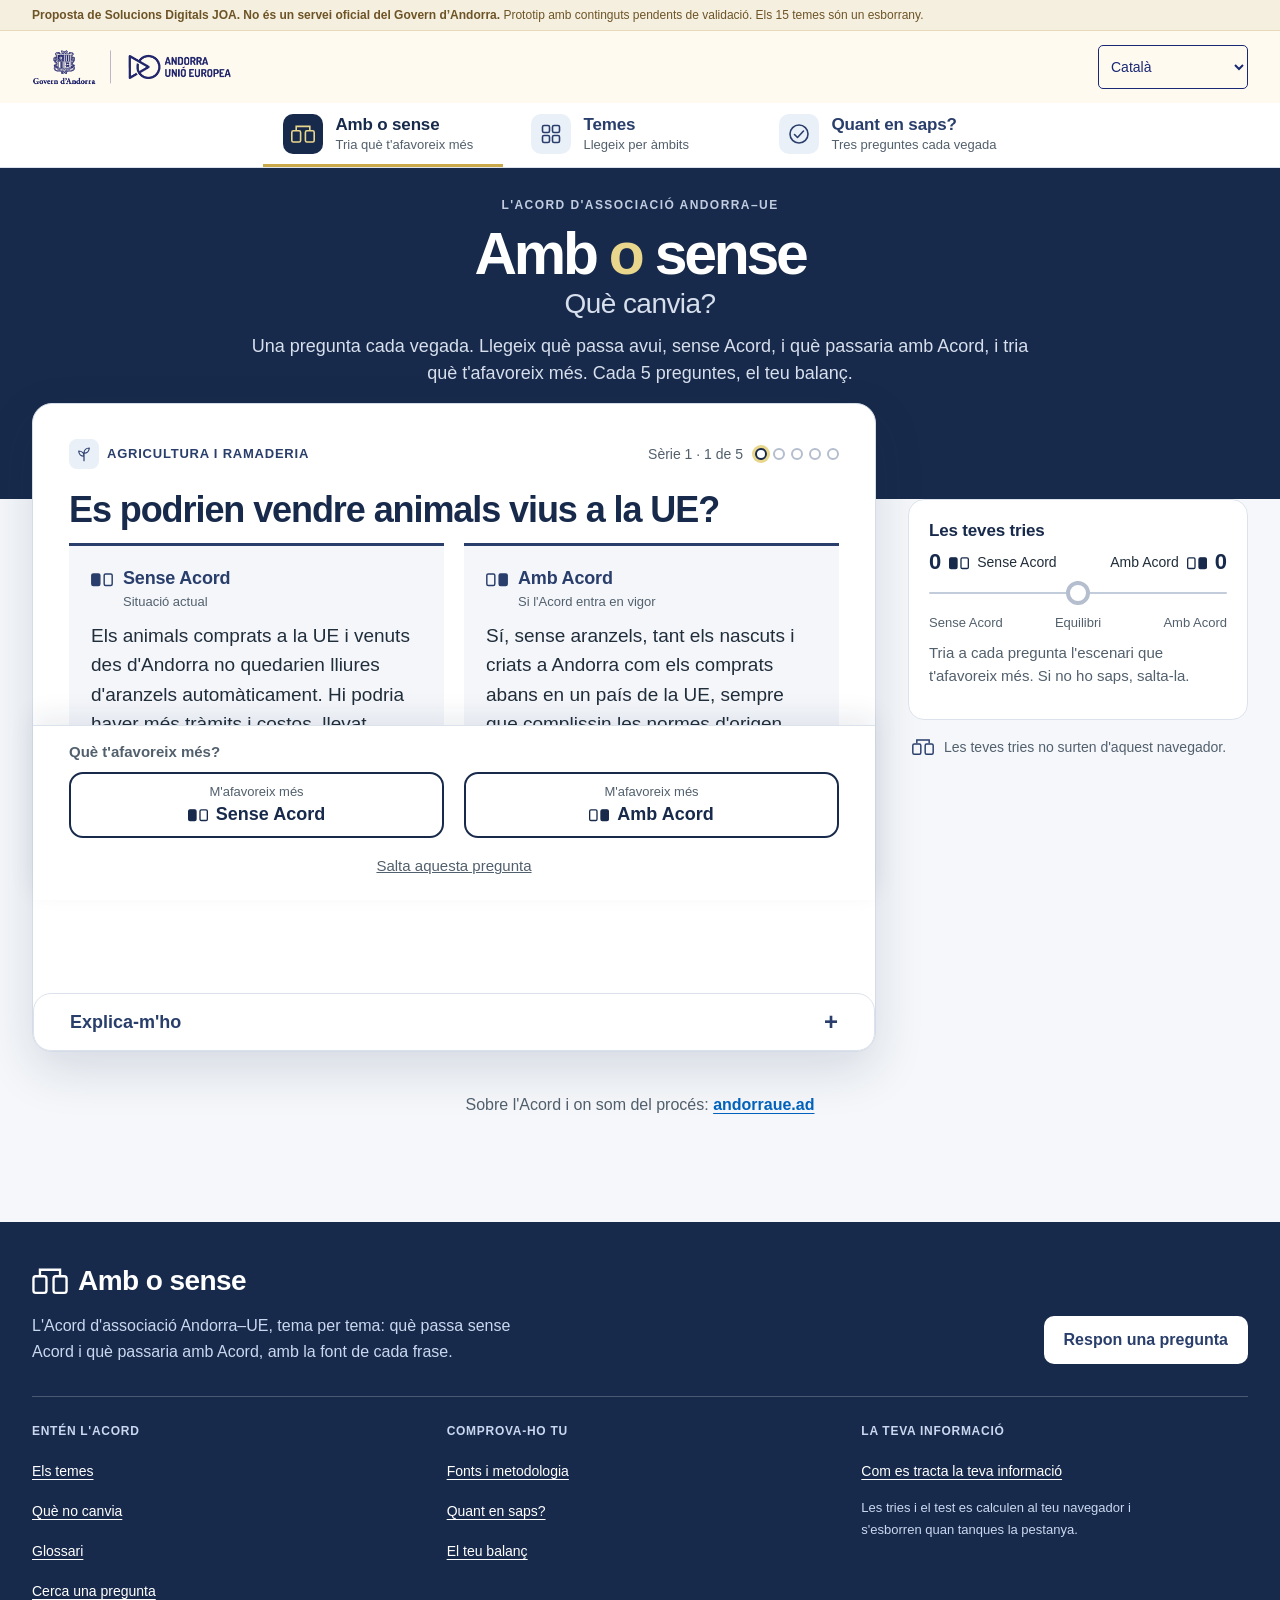
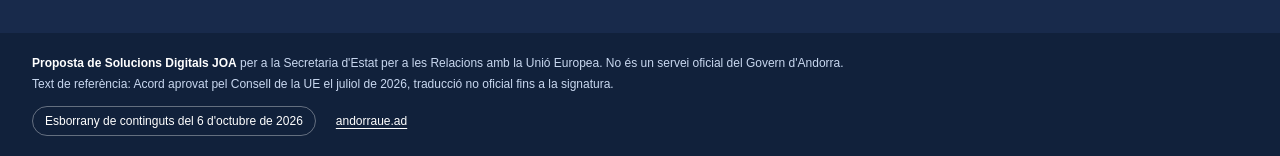
<file: index.html>
<!doctype html><html lang="ca"><head><meta charset="utf-8"><meta name="robots" content="noindex, nofollow">
<meta http-equiv="refresh" content="0; url=v4/"><title>Amb o sense</title></head>
<body><a href="v4/">Amb o sense</a></body></html>
</file>
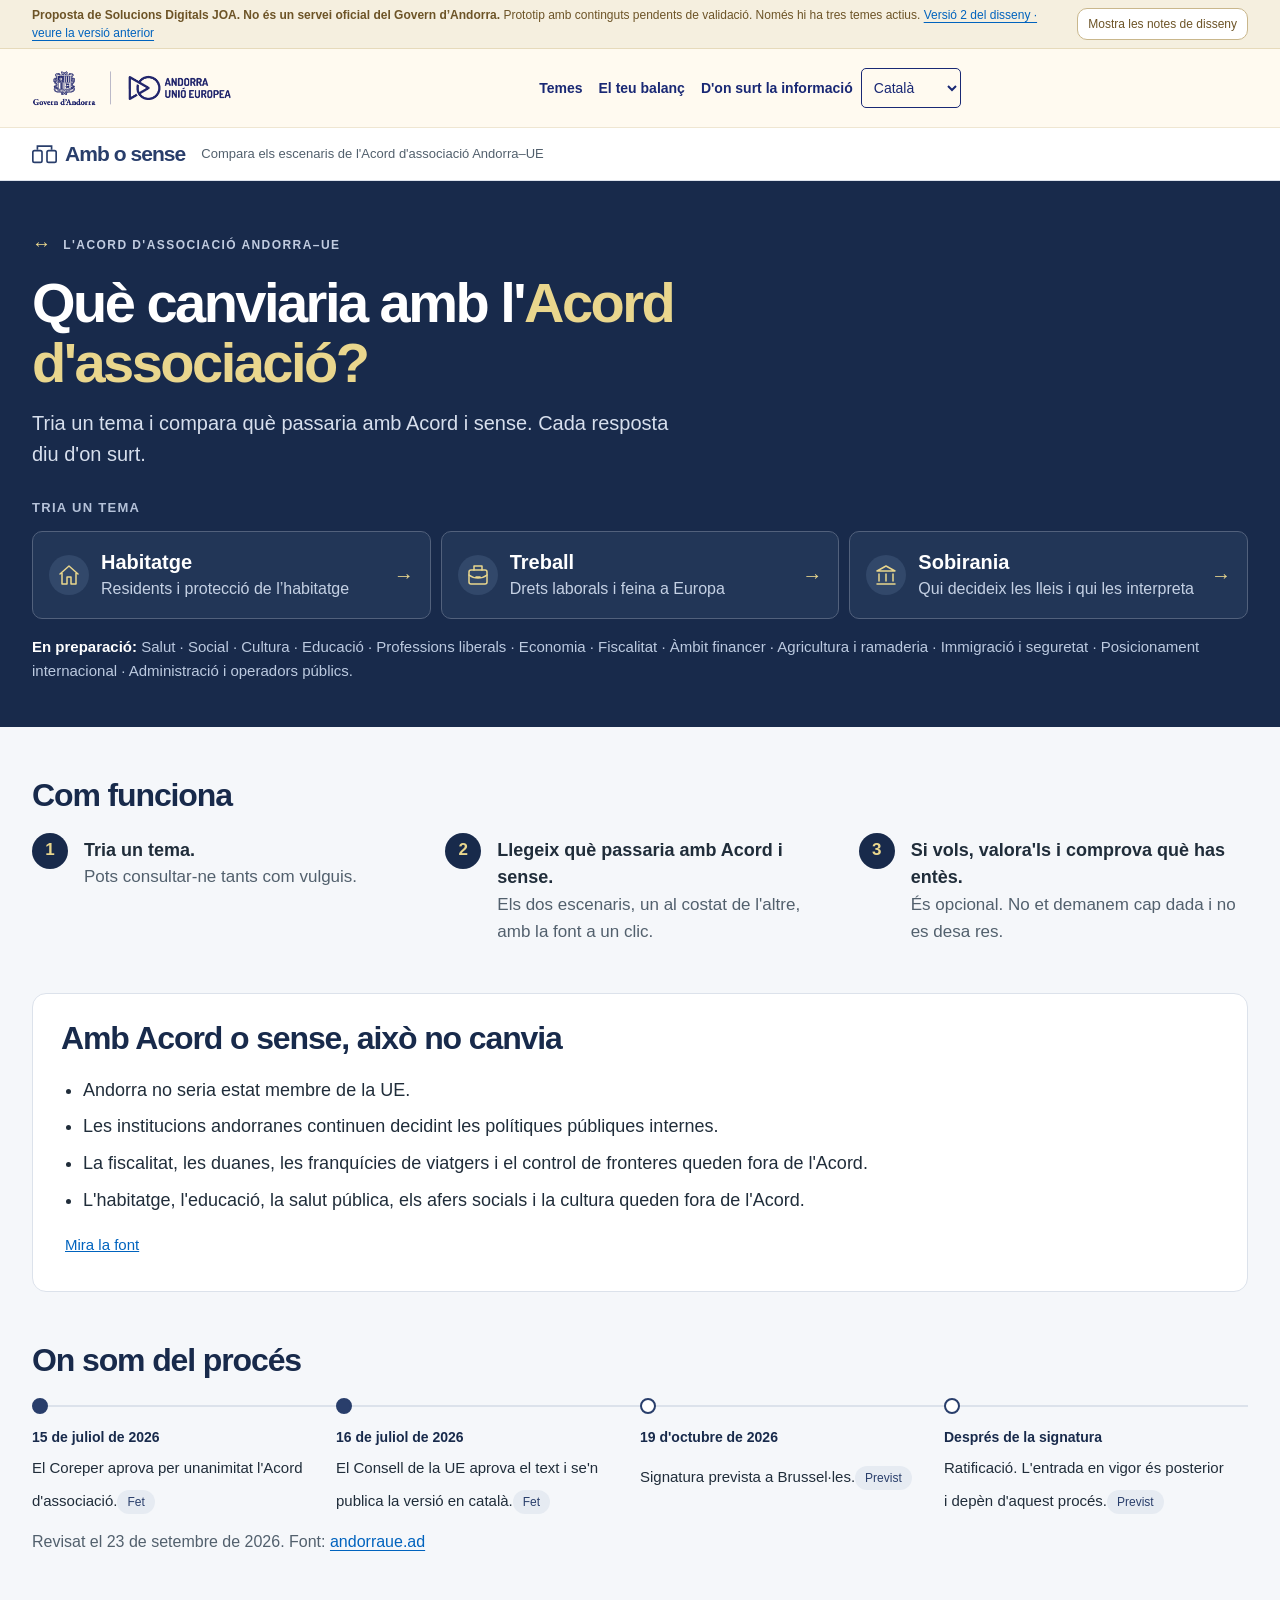
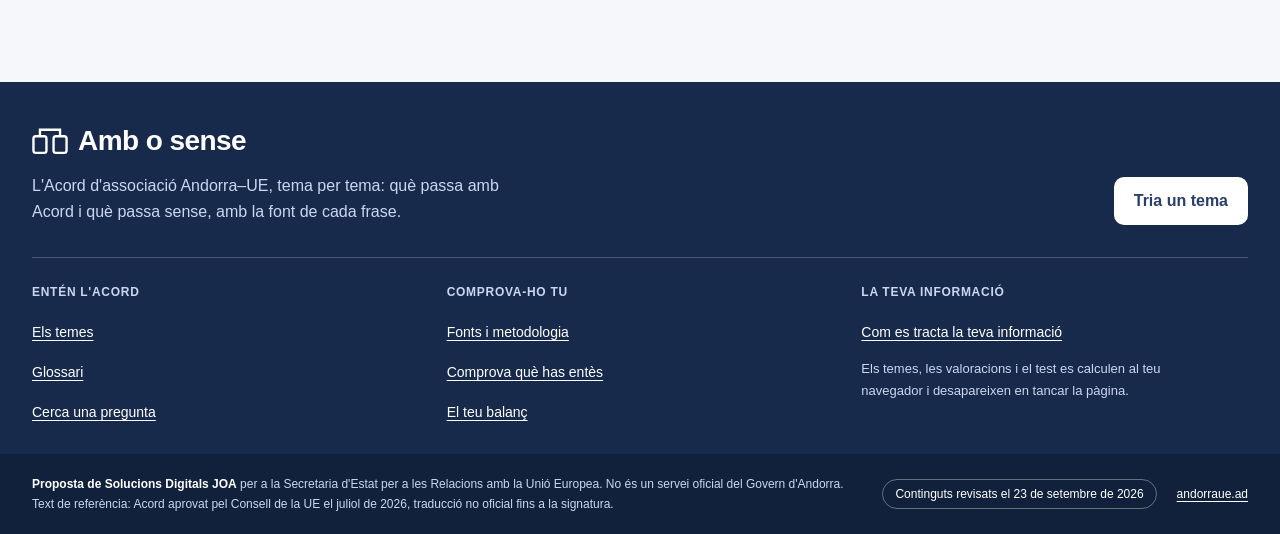
<file: v2/index.html>
<!doctype html>
<html lang="ca">
<head>
<meta charset="utf-8">
<meta name="viewport" content="width=device-width, initial-scale=1">
<title>Amb o sense · Què canviaria amb l’Acord?</title>
<meta name="description" content="Què canviaria amb l’Acord d’associació Andorra–UE? Tria un tema i compara què passaria amb Acord i sense, amb les fonts originals. Prototip de demostració.">
<meta name="referrer" content="no-referrer">
<meta name="robots" content="noindex, nofollow">
<meta http-equiv="Content-Security-Policy" content="default-src 'self'; img-src 'self' data:; style-src 'self' 'unsafe-inline'; script-src 'self'; connect-src 'none'; form-action 'none'">
<link rel="stylesheet" href="app.css">
</head>
<body>
<a class="sr" href="#app">Vés al contingut</a>
<div class="proto" role="note"><div class="wrap"><span><b>Proposta de Solucions Digitals JOA. No és un servei oficial del Govern d’Andorra.</b> Prototip amb continguts pendents de validació. Només hi ha tres temes actius. <a href="../">Versió 2 del disseny · veure la versió anterior</a></span><button class="notes-toggle" data-act="notes" aria-pressed="false">Mostra les notes de disseny</button></div></div>
<header class="top">
  <div class="wrap bar">
    <button class="menu-btn" aria-expanded="false" aria-controls="menu" data-act="menu"><span class="burger" aria-hidden="true"><i></i><i></i><i></i></span><span class="sr">Menú</span></button>
    <a class="gov" href="#/" aria-label="Govern d'Andorra · Andorra Unió Europea. Inici"><img src="assets/govern-andorra-ue.png" alt="" width="375" height="75"></a>
    <nav id="menu" aria-label="Principal">
      <a href="#/temes" data-nav="temes">Temes</a>
      <a href="#/balanc" data-nav="balanc">El teu balanç</a>
      <a href="#/fonts" data-nav="fonts">D'on surt la informació</a>
      <label class="lang"><span class="sr">Llengua</span>
        <select aria-label="Llengua">
          <option selected>Català</option>
          <option disabled>Castellano · en preparació</option>
          <option disabled>Français · en preparació</option>
          <option disabled>Português · en preparació</option>
          <option disabled>English · en preparació</option>
        </select></label>
    </nav>
  </div>
  <div class="service"><div class="wrap"><a class="brand" href="#/"><svg class="mark" viewBox="0 0 30 22" aria-hidden="true"><path d="M6.5 6V1.5h17V6" fill="none" stroke="currentColor" stroke-width="2"/><rect x="1" y="7" width="11" height="14" rx="2" fill="none" stroke="currentColor" stroke-width="2"/><rect x="18" y="7" width="11" height="14" rx="2" fill="none" stroke="currentColor" stroke-width="2"/></svg><b>Amb o sense</b></a><span class="desc">Compara els escenaris de l'Acord d'associació Andorra–UE</span></div></div>
</header>
<main id="app" tabindex="-1"></main>
<footer class="foot">
  <div class="wrap">
    <div class="foot-top">
      <div class="foot-brand">
        <a class="brand" href="#/"><svg class="mark" viewBox="0 0 30 22" aria-hidden="true"><path d="M6.5 6V1.5h17V6" fill="none" stroke="currentColor" stroke-width="2"/><rect x="1" y="7" width="11" height="14" rx="2" fill="none" stroke="currentColor" stroke-width="2"/><rect x="18" y="7" width="11" height="14" rx="2" fill="none" stroke="currentColor" stroke-width="2"/></svg><b>Amb o sense</b></a>
        <p>L'Acord d'associació Andorra–UE, tema per tema: què passa amb Acord i què passa sense, amb la font de cada frase.</p>
      </div>
      <a class="foot-cta" href="#/temes">Tria un tema</a>
    </div>
    <div class="foot-cols">
      <nav aria-labelledby="f1"><h2 id="f1">Entén l'Acord</h2>
        <ul><li><a href="#/temes">Els temes</a></li><li><a href="#/glossari">Glossari</a></li><li><a href="#/cerca">Cerca una pregunta</a></li></ul></nav>
      <nav aria-labelledby="f2"><h2 id="f2">Comprova-ho tu</h2>
        <ul><li><a href="#/fonts">Fonts i metodologia</a></li><li><a href="#/test">Comprova què has entès</a></li><li><a href="#/balanc">El teu balanç</a></li></ul></nav>
      <nav aria-labelledby="f3"><h2 id="f3">La teva informació</h2>
        <ul><li><a href="#/privacitat">Com es tracta la teva informació</a></li></ul>
        <p class="foot-note">Els temes, les valoracions i el test es calculen al teu navegador i desapareixen en tancar la pàgina.</p></nav>
    </div>
  </div>
  <div class="foot-bottom"><div class="wrap">
      <p><b>Proposta de Solucions Digitals JOA</b> per a la Secretaria d'Estat per a les Relacions amb la Unió Europea. No és un servei oficial del Govern d'Andorra.<br>
      Text de referència: Acord aprovat pel Consell de la UE el juliol de 2026, traducció no oficial fins a la signatura.</p>
      <p class="foot-meta"><span class="pill">Continguts revisats el 23 de setembre de 2026</span><a href="https://www.andorraue.ad/ca/" rel="noopener">andorraue.ad</a></p>
  </div></div>
</footer>
<script src="data.js"></script>
<script src="app.js"></script>
</body>
</html>
</file>
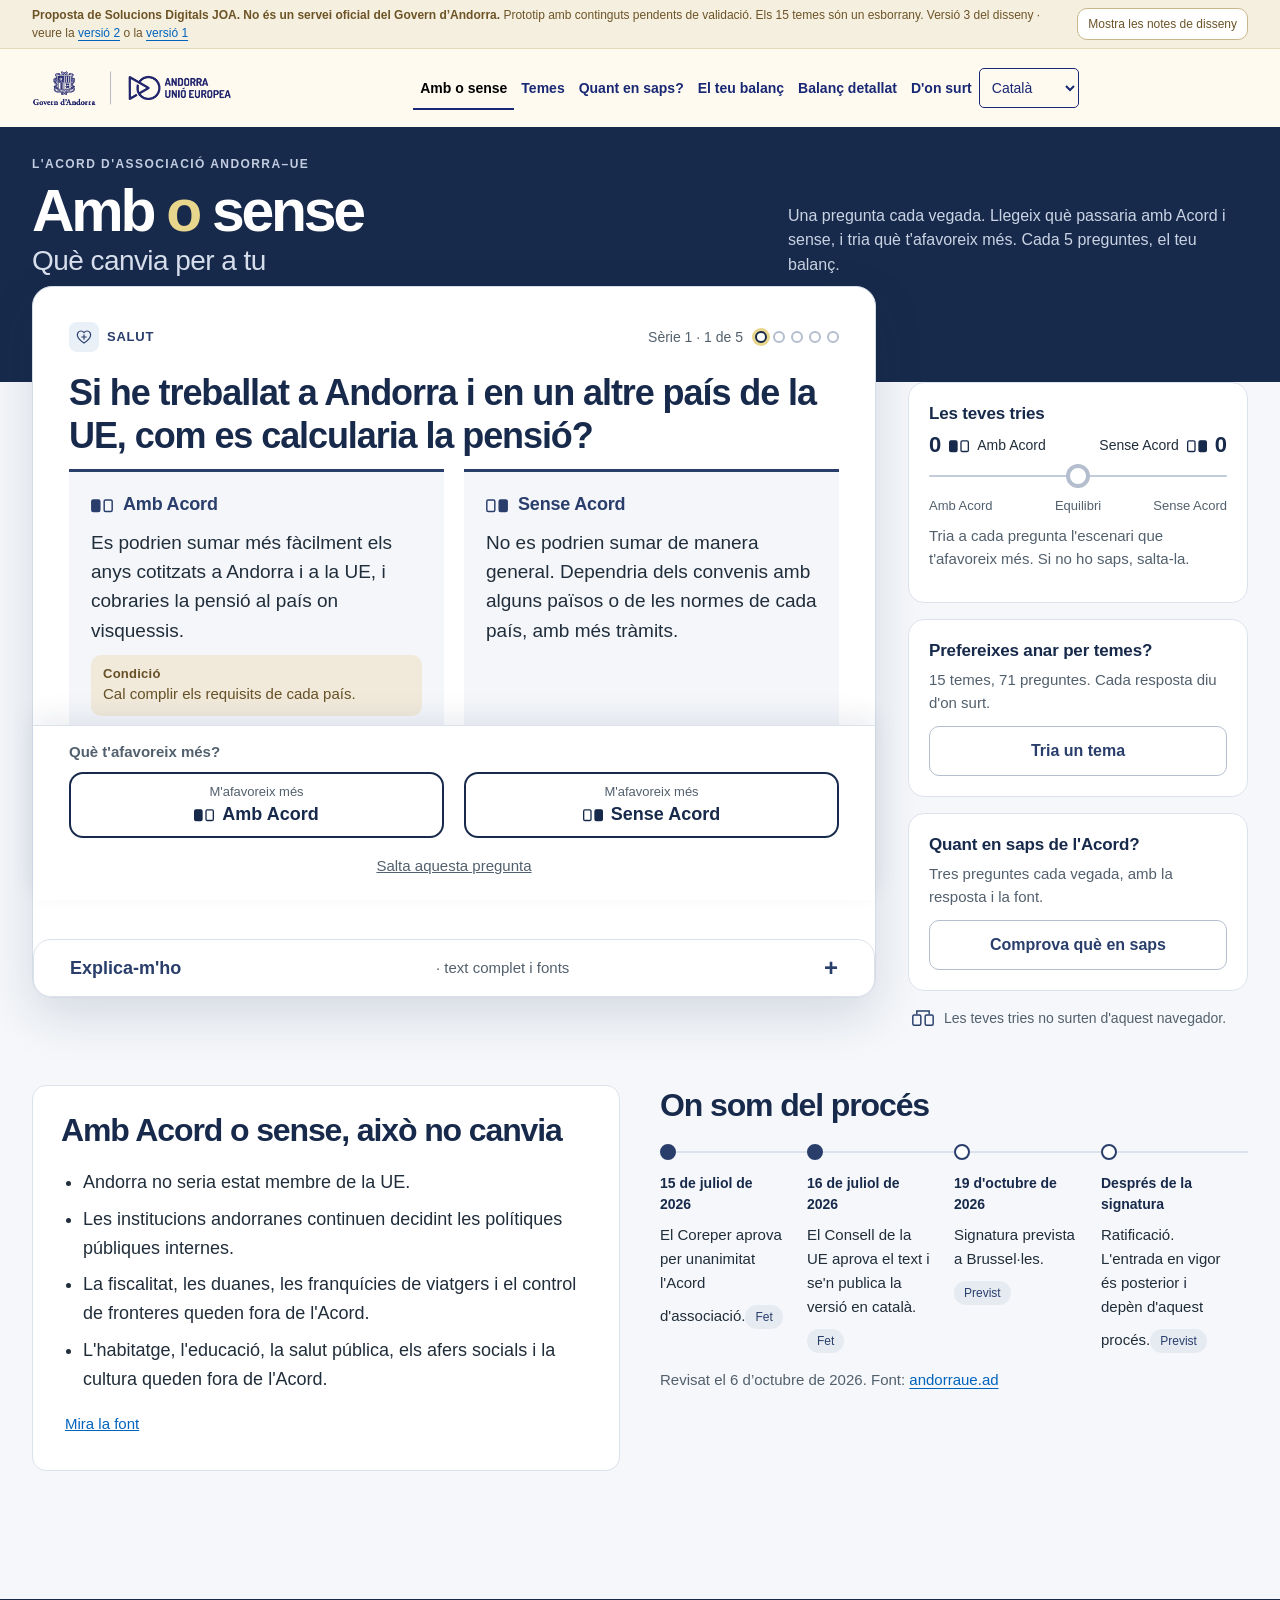
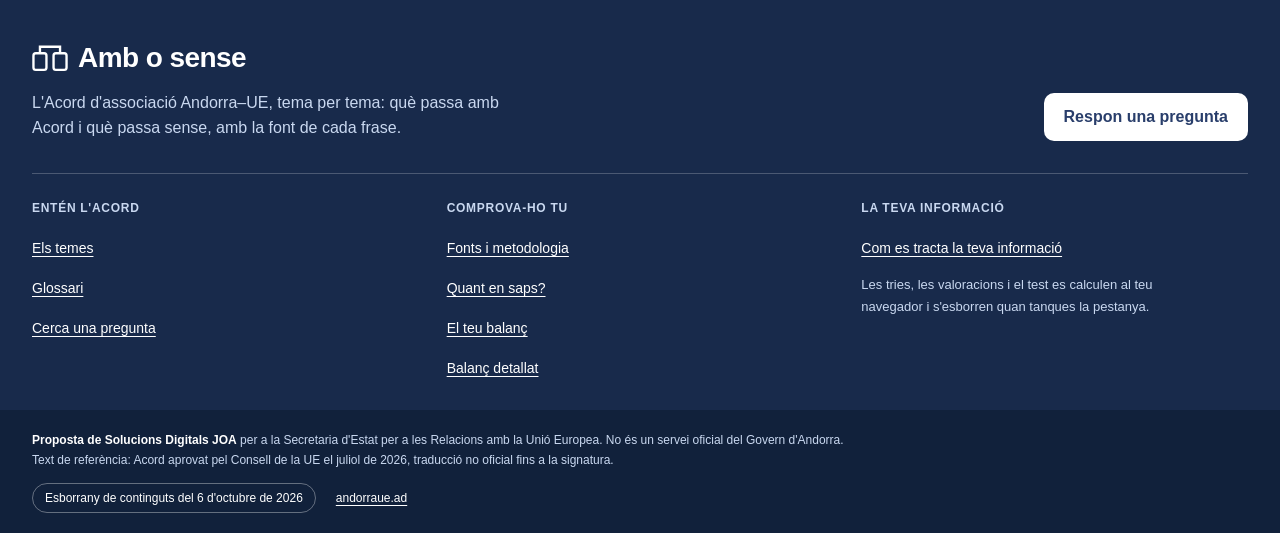
<file: v3/index.html>
<!doctype html>
<html lang="ca">
<head>
<meta charset="utf-8">
<meta name="viewport" content="width=device-width, initial-scale=1">
<title>Amb o sense · Què canvia per a tu</title>
<meta name="description" content="Què canviaria amb l’Acord d’associació Andorra–UE? Una pregunta cada vegada: llegeix què passaria amb Acord i sense, i tria què t’afavoreix més. Amb les fonts originals. Prototip de demostració.">
<meta name="referrer" content="no-referrer">
<meta name="robots" content="noindex, nofollow">
<meta http-equiv="Content-Security-Policy" content="default-src 'self'; img-src 'self' data:; style-src 'self' 'unsafe-inline'; script-src 'self'; connect-src 'none'; form-action 'none'">
<link rel="stylesheet" href="app.css">
</head>
<body>
<a class="sr" href="#app">Vés al contingut</a>
<div class="proto" role="note"><div class="wrap"><span><b>Proposta de Solucions Digitals JOA. No és un servei oficial del Govern d’Andorra.</b> Prototip amb continguts pendents de validació. Els 15 temes són un esborrany. Versió 3 del disseny · veure la <a href="../v2/">versió 2</a> o la <a href="../">versió 1</a></span><button class="notes-toggle" data-act="notes" aria-pressed="false">Mostra les notes de disseny</button></div></div>
<header class="top">
  <div class="wrap bar">
    <button class="menu-btn" aria-expanded="false" aria-controls="menu" data-act="menu"><span class="burger" aria-hidden="true"><i></i><i></i><i></i></span><span class="sr">Menú</span></button>
    <a class="gov" href="#/" aria-label="Govern d'Andorra · Andorra Unió Europea. Inici"><img src="assets/govern-andorra-ue.png" alt="" width="375" height="75"></a>
    <nav id="menu" aria-label="Principal">
      <a href="#/" data-nav="inici">Amb o sense</a>
      <a href="#/temes" data-nav="temes">Temes</a>
      <a href="#/test" data-nav="test">Quant en saps?</a>
      <a href="#/balanc" data-nav="balanc">El teu balanç</a>
      <a href="#/balanc-detallat" data-nav="detallat">Balanç detallat</a>
      <a href="#/fonts" data-nav="fonts">D'on surt</a>
      <label class="lang"><span class="sr">Llengua</span>
        <select aria-label="Llengua">
          <option selected>Català</option>
          <option disabled>Castellano · en preparació</option>
          <option disabled>Français · en preparació</option>
          <option disabled>Português · en preparació</option>
          <option disabled>English · en preparació</option>
        </select></label>
    </nav>
  </div>
  <div class="service"><div class="wrap"><a class="brand" href="#/"><svg class="mark" viewBox="0 0 30 22" aria-hidden="true"><path d="M6.5 6V1.5h17V6" fill="none" stroke="currentColor" stroke-width="2"/><rect x="1" y="7" width="11" height="14" rx="2" fill="none" stroke="currentColor" stroke-width="2"/><rect x="18" y="7" width="11" height="14" rx="2" fill="none" stroke="currentColor" stroke-width="2"/></svg><b>Amb o sense</b></a><span class="desc">Què canvia per a tu amb l'Acord d'associació Andorra–UE</span></div></div>
</header>
<main id="app" tabindex="-1"></main>
<div id="viu" class="sr" role="status" aria-live="polite"></div>
<footer class="foot">
  <div class="wrap">
    <div class="foot-top">
      <div class="foot-brand">
        <a class="brand" href="#/"><svg class="mark" viewBox="0 0 30 22" aria-hidden="true"><path d="M6.5 6V1.5h17V6" fill="none" stroke="currentColor" stroke-width="2"/><rect x="1" y="7" width="11" height="14" rx="2" fill="none" stroke="currentColor" stroke-width="2"/><rect x="18" y="7" width="11" height="14" rx="2" fill="none" stroke="currentColor" stroke-width="2"/></svg><b>Amb o sense</b></a>
        <p>L'Acord d'associació Andorra–UE, tema per tema: què passa amb Acord i què passa sense, amb la font de cada frase.</p>
      </div>
      <a class="foot-cta" href="#/">Respon una pregunta</a>
    </div>
    <div class="foot-cols">
      <nav aria-labelledby="f1"><h2 id="f1">Entén l'Acord</h2>
        <ul><li><a href="#/temes">Els temes</a></li><li><a href="#/glossari">Glossari</a></li><li><a href="#/cerca">Cerca una pregunta</a></li></ul></nav>
      <nav aria-labelledby="f2"><h2 id="f2">Comprova-ho tu</h2>
        <ul><li><a href="#/fonts">Fonts i metodologia</a></li><li><a href="#/test">Quant en saps?</a></li><li><a href="#/balanc">El teu balanç</a></li><li><a href="#/balanc-detallat">Balanç detallat</a></li></ul></nav>
      <nav aria-labelledby="f3"><h2 id="f3">La teva informació</h2>
        <ul><li><a href="#/privacitat">Com es tracta la teva informació</a></li></ul>
        <p class="foot-note">Les tries, les valoracions i el test es calculen al teu navegador i s'esborren quan tanques la pestanya.</p></nav>
    </div>
  </div>
  <div class="foot-bottom"><div class="wrap">
      <p><b>Proposta de Solucions Digitals JOA</b> per a la Secretaria d'Estat per a les Relacions amb la Unió Europea. No és un servei oficial del Govern d'Andorra.<br>
      Text de referència: Acord aprovat pel Consell de la UE el juliol de 2026, traducció no oficial fins a la signatura.</p>
      <p class="foot-meta"><span class="pill">Esborrany de continguts del 6 d'octubre de 2026</span><a href="https://www.andorraue.ad/ca/" rel="noopener">andorraue.ad</a></p>
  </div></div>
</footer>
<script src="data.js"></script>
<script src="app.js"></script>
</body>
</html>
</file>
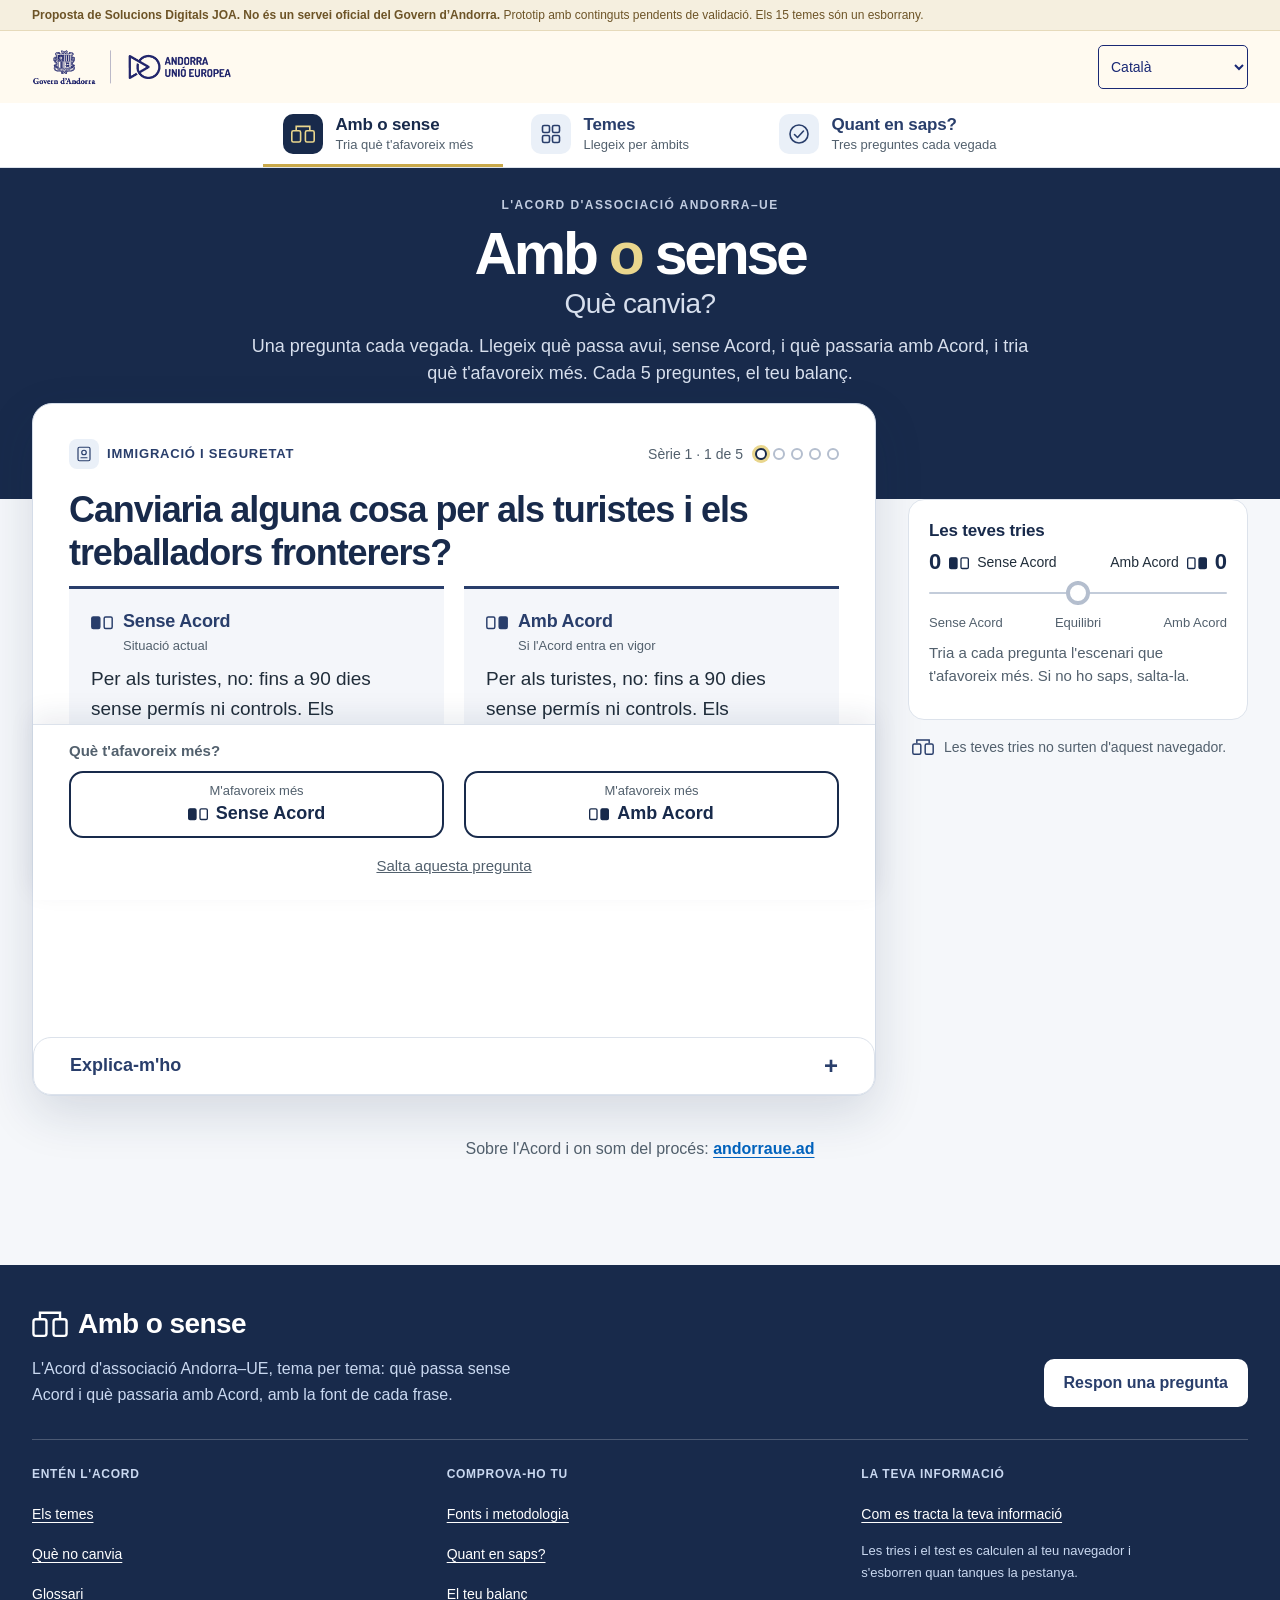
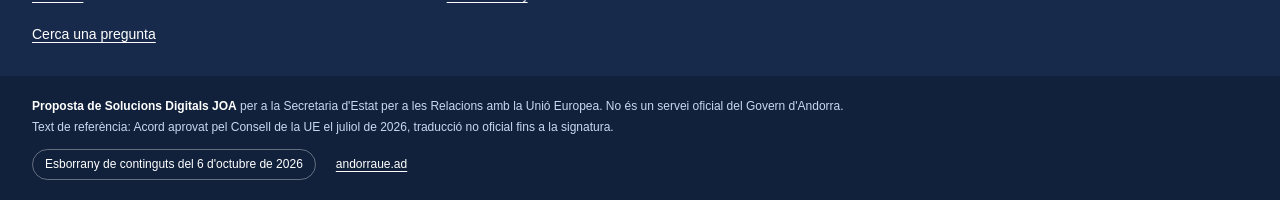
<file: v4/index.html>
<!doctype html>
<html lang="ca">
<head>
<meta charset="utf-8">
<meta name="viewport" content="width=device-width, initial-scale=1">
<title>Amb o sense · Què canvia?</title>
<meta name="description" content="Què canviaria amb l’Acord d’associació Andorra–UE? Una pregunta cada vegada: llegeix què passa avui, sense Acord, i què passaria amb Acord, i tria què t’afavoreix més. Amb les fonts originals. Prototip de demostració.">
<meta name="referrer" content="no-referrer">
<meta name="robots" content="noindex, nofollow">
<meta http-equiv="Content-Security-Policy" content="default-src 'self'; img-src 'self' data:; style-src 'self' 'unsafe-inline'; script-src 'self'; connect-src 'none'; form-action 'none'">
<link rel="stylesheet" href="app.css">
</head>
<body>
<a class="sr" href="#app">Vés al contingut</a>
<div class="proto" role="note"><div class="wrap"><span><b>Proposta de Solucions Digitals JOA. No és un servei oficial del Govern d’Andorra.</b> Prototip amb continguts pendents de validació. Els 15 temes són un esborrany.</span></div></div>
<header class="top">
  <div class="wrap bar">
    <a class="gov" href="#/" aria-label="Govern d'Andorra · Andorra Unió Europea. Inici"><img src="assets/govern-andorra-ue.png" alt="" width="375" height="75"></a>
    <label class="lang"><span class="sr">Llengua</span>
      <select aria-label="Llengua">
          <option selected>Català</option>
          <option disabled>Castellano · en preparació</option>
          <option disabled>Français · en preparació</option>
          <option disabled>Português · en preparació</option>
          <option disabled>English · en preparació</option>
        </select></label>
  </div>
</header>
<nav class="seccions" aria-label="Seccions"><div class="wrap wide">
  <a href="#/" data-sec="aos"><span class="sec-ico"><svg viewBox="0 0 30 22" aria-hidden="true"><path d="M6.5 6V1.5h17V6" fill="none" stroke="currentColor" stroke-width="2"/><rect x="1" y="7" width="11" height="14" rx="2" fill="none" stroke="currentColor" stroke-width="2"/><rect x="18" y="7" width="11" height="14" rx="2" fill="none" stroke="currentColor" stroke-width="2"/></svg></span><span class="sec-txt"><b>Amb o sense</b><small>Tria què t'afavoreix més</small></span></a>
  <a href="#/temes" data-sec="temes"><span class="sec-ico"><svg viewBox="0 0 24 24" fill="none" stroke="currentColor" stroke-width="1.6" aria-hidden="true"><rect x="3.5" y="3.5" width="7" height="7" rx="1.5"/><rect x="13.5" y="3.5" width="7" height="7" rx="1.5"/><rect x="3.5" y="13.5" width="7" height="7" rx="1.5"/><rect x="13.5" y="13.5" width="7" height="7" rx="1.5"/></svg></span><span class="sec-txt"><b>Temes</b><small>Llegeix per àmbits</small></span></a>
  <a href="#/test" data-sec="test"><span class="sec-ico"><svg viewBox="0 0 24 24" fill="none" stroke="currentColor" stroke-width="1.6" stroke-linecap="round" stroke-linejoin="round" aria-hidden="true"><circle cx="12" cy="12" r="9"/><path d="m7.5 12.5 3 3 6-6.5"/></svg></span><span class="sec-txt"><b>Quant en saps?</b><small>Tres preguntes cada vegada</small></span></a>
</div></nav>
<main id="app" tabindex="-1"></main>
<div id="viu" class="sr" role="status" aria-live="polite"></div>
<footer class="foot">
  <div class="wrap">
    <div class="foot-top">
      <div class="foot-brand">
        <a class="brand" href="#/"><svg class="mark" viewBox="0 0 30 22" aria-hidden="true"><path d="M6.5 6V1.5h17V6" fill="none" stroke="currentColor" stroke-width="2"/><rect x="1" y="7" width="11" height="14" rx="2" fill="none" stroke="currentColor" stroke-width="2"/><rect x="18" y="7" width="11" height="14" rx="2" fill="none" stroke="currentColor" stroke-width="2"/></svg><b>Amb o sense</b></a>
        <p>L'Acord d'associació Andorra–UE, tema per tema: què passa sense Acord i què passaria amb Acord, amb la font de cada frase.</p>
      </div>
      <a class="foot-cta" href="#/">Respon una pregunta</a>
    </div>
    <div class="foot-cols">
      <nav aria-labelledby="f1"><h2 id="f1">Entén l'Acord</h2>
        <ul><li><a href="#/temes">Els temes</a></li><li><a href="#/no-canvia">Què no canvia</a></li><li><a href="#/glossari">Glossari</a></li><li><a href="#/cerca">Cerca una pregunta</a></li></ul></nav>
      <nav aria-labelledby="f2"><h2 id="f2">Comprova-ho tu</h2>
        <ul><li><a href="#/fonts">Fonts i metodologia</a></li><li><a href="#/test">Quant en saps?</a></li><li><a href="#/balanc">El teu balanç</a></li></ul></nav>
      <nav aria-labelledby="f3"><h2 id="f3">La teva informació</h2>
        <ul><li><a href="#/privacitat">Com es tracta la teva informació</a></li></ul>
        <p class="foot-note">Les tries i el test es calculen al teu navegador i s'esborren quan tanques la pestanya.</p></nav>
    </div>
  </div>
  <div class="foot-bottom"><div class="wrap">
      <p><b>Proposta de Solucions Digitals JOA</b> per a la Secretaria d'Estat per a les Relacions amb la Unió Europea. No és un servei oficial del Govern d'Andorra.<br>
      Text de referència: Acord aprovat pel Consell de la UE el juliol de 2026, traducció no oficial fins a la signatura.</p>
      <p class="foot-meta"><span class="pill">Esborrany de continguts del 6 d'octubre de 2026</span><a href="https://www.andorraue.ad/ca/" rel="noopener">andorraue.ad</a></p>
  </div></div>
</footer>
<script src="data.js"></script>
<script src="app.js"></script>
</body>
</html>
</file>
<file: v2/app.css>
/* Amb o sense · estils de la demo. Paleta i tipografia segons estil.md (D04–D07, D14). */
:root{
  --blau:#293E6B; --enllac:#0063BE; --text:#202D3A; --text2:#52606D;
  --fons:#F7F8FA; --sup:#FFFFFF; --sel:#EAF0F8; --contorn:#697586; --sep:#D9E0E7;
  --avis-f:#F5EFDF; --avis-t:#6D5427;
  --r-ctl:8px; --r-card:12px;
  --font:"Helvetica Neue",Helvetica,Arial,sans-serif;
  --gutter:20px;
}
*{box-sizing:border-box}
html{-webkit-text-size-adjust:100%}
body{margin:0;background:var(--fons);color:var(--text);font-family:var(--font);font-size:18px;line-height:28px}
img{max-width:100%;display:block}
a{color:var(--enllac);text-decoration:underline;text-underline-offset:3px}
h1,h2,h3,h4{margin:0;font-weight:700;letter-spacing:-.01em}
p{margin:0 0 12px}
button,input,select{font:inherit;color:inherit}
:focus-visible{outline:3px solid var(--enllac);outline-offset:3px;border-radius:4px}
.sr{position:absolute;left:0;top:0;width:1px;height:1px;overflow:hidden;clip:rect(0 0 0 0);white-space:nowrap}
.btn{position:relative}
a.sr:focus{position:fixed;left:16px;top:16px;width:auto;height:auto;clip:auto;background:#fff;padding:12px 16px;z-index:70;border:2px solid var(--blau)}
.wrap{max-width:1200px;margin:0 auto;padding:0 var(--gutter)}
.narrow{max-width:760px}
@media (max-width:340px){:root{--gutter:16px}}
@media (min-width:900px){:root{--gutter:32px}}

/* Avís de prototip */
.proto{background:var(--avis-f);color:var(--avis-t);font-size:15px;line-height:22px;padding:8px 0;border-bottom:1px solid #E6DABB}
.proto .wrap{display:flex;gap:12px;align-items:center;justify-content:space-between;flex-wrap:wrap}
.proto b{font-weight:700}

/* Capçalera: continuïtat amb andorraue.ad */
:root{--aue-crema:#FFFAF0;--aue-blau:#192874}
header.top{background:var(--aue-crema);border-bottom:1px solid #EFE6D2;position:relative}
.bar{display:flex;align-items:center;gap:24px;min-height:96px}
.gov{flex:none}
.gov img{height:55px;width:auto}
.top nav{display:flex;align-items:center;gap:4px;margin:0 auto}
.top nav a{white-space:nowrap;color:var(--aue-blau);text-decoration:none;font-size:15px;font-weight:700;padding:10px 10px;border-radius:var(--r-ctl);min-height:44px;display:inline-flex;align-items:center}
.top nav a[aria-current="page"]{color:#000;box-shadow:inset 0 -2px 0 var(--aue-blau);border-radius:0}
.top nav a:hover{background:rgba(25,40,116,.06)}
.lang select{width:auto;max-width:118px;min-height:40px;border:1px solid var(--aue-blau);border-radius:5px;background:transparent;color:var(--aue-blau);padding:0 8px;font-size:14px}
.cta{border:1px solid var(--aue-blau);color:var(--aue-blau);border-radius:5px;padding:10px 15px;font-size:14px;text-decoration:none;white-space:nowrap;min-height:44px;display:inline-flex;align-items:center}
.cta:hover{background:var(--aue-blau);color:#fff}
.menu-btn{display:none;background:none;border:none;width:44px;height:44px;padding:0;cursor:pointer;color:var(--aue-blau)}
.burger{display:grid;gap:6px;width:26px;margin:auto}
.burger i{display:block;height:2px;background:currentColor;border-radius:1px;transition:transform .18s,opacity .18s}
.menu-btn[aria-expanded="true"] .burger i:nth-child(1){transform:translateY(8px) rotate(45deg)}
.menu-btn[aria-expanded="true"] .burger i:nth-child(2){opacity:0}
.menu-btn[aria-expanded="true"] .burger i:nth-child(3){transform:translateY(-8px) rotate(-45deg)}
.service{background:#fff;border-top:1px solid #EFE6D2}
.service .wrap{display:flex;align-items:center;gap:8px 16px;min-height:52px;flex-wrap:wrap;padding-top:6px;padding-bottom:6px}
.brand{display:inline-flex;align-items:center;gap:10px;text-decoration:none;color:var(--blau)}
.brand b{font-size:19px;letter-spacing:-.02em}
.brand .mark{width:28px;height:20px}
.service .desc{font-size:15px;color:var(--text2)}
@media (max-width:1380px){.cta{display:none}}
@media (max-width:1100px){
  .bar{min-height:64px;gap:12px}
  .menu-btn{display:block}
  .gov img{height:40px}
  .top nav{display:none;position:absolute;left:0;right:0;top:64px;z-index:35;background:var(--aue-crema);flex-direction:column;align-items:stretch;padding:8px var(--gutter) 16px;border-bottom:1px solid #EFE6D2;box-shadow:0 12px 24px rgba(32,45,58,.08)}
  .top nav.open{display:flex}
  .top nav a{font-size:17px;padding:12px 8px;border-bottom:1px solid #EFE6D2;border-radius:0}
  .top nav a[aria-current="page"]{box-shadow:inset 3px 0 0 var(--aue-blau);padding-left:14px}
  .lang{margin-top:12px}
  .lang select{width:100%;max-width:none;min-height:44px}
  .service .desc{font-size:14px;line-height:20px}
}
main{padding:32px 0 96px}
@media (min-width:900px){main{padding-top:48px}}

/* Botons D14 */
.btn{display:inline-flex;align-items:center;justify-content:center;gap:8px;min-height:48px;padding:10px 20px;border-radius:var(--r-ctl);border:1px solid var(--blau);background:var(--blau);color:#fff;font-size:17px;line-height:24px;font-weight:700;text-decoration:none;cursor:pointer}
.btn:hover{background:#1E2F52}
.btn.sec{background:#fff;color:var(--blau);border-color:var(--contorn)}
.btn.sec:hover{background:var(--sel)}
.btn.link{background:none;border:none;color:var(--enllac);text-decoration:underline;padding:10px 4px;font-weight:400}
.btn[disabled]{opacity:1;background:#fff;color:var(--text2);border-color:var(--sep);cursor:not-allowed}
.actions{display:flex;gap:12px;flex-wrap:wrap;align-items:center}

.eyebrow{font-size:15px;line-height:22px;color:var(--text2);margin-bottom:8px;display:block}
.muted{color:var(--text2)}
.small{font-size:16px;line-height:24px}

/* Portada */
.hero{display:grid;gap:32px;align-items:start}
@media (min-width:1000px){.hero{grid-template-columns:5fr 6fr;gap:56px}}
.hero h1{font-size:36px;line-height:40px;color:var(--blau);margin:6px 0 16px}
@media (min-width:900px){.hero h1{font-size:48px;line-height:56px}}
.hero .lead{font-size:20px;line-height:30px;margin-bottom:24px}
.promises{list-style:none;padding:0;margin:28px 0 0;display:grid;gap:10px}
.promises li{display:flex;gap:12px;align-items:flex-start;font-size:17px;line-height:24px}
.promises svg{flex:none;margin-top:2px;width:28px;height:20px;color:var(--blau)}
.igual .glyph{width:22px;height:16px}
.sample-label{display:flex;justify-content:space-between;align-items:baseline;gap:12px;margin-bottom:10px}
.quick{margin-top:56px}
.quick h2{font-size:24px;line-height:32px;margin-bottom:16px}
.quick-grid{display:grid;gap:12px}
@media (min-width:700px){.quick-grid{grid-template-columns:repeat(3,1fr)}}
.quick a{display:block;background:#fff;border:1px solid var(--sep);border-radius:var(--r-card);padding:20px;text-decoration:none;color:var(--text)}
.quick a:hover{border-color:var(--contorn)}
.quick a b{display:block;color:var(--blau);font-size:20px;line-height:28px;margin:8px 0 4px}
.proces{margin-top:56px;background:#fff;border:1px solid var(--sep);border-radius:var(--r-card);padding:24px}
.proces h2{font-size:20px;line-height:28px}
.proces ol{list-style:none;margin:16px 0 0;padding:0;display:grid;gap:0}
@media (min-width:900px){.proces ol{grid-template-columns:repeat(4,1fr)}}
.proces li{position:relative;padding:0 0 16px 28px;border-left:2px solid var(--sep);margin-left:7px}
@media (min-width:900px){.proces li{border-left:none;border-top:2px solid var(--sep);padding:20px 16px 0 0;margin:8px 0 0}}
.proces li::before{content:"";position:absolute;left:-9px;top:4px;width:12px;height:12px;border-radius:50%;background:#fff;border:2px solid var(--blau)}
@media (min-width:900px){.proces li::before{left:0;top:-9px}}
.proces li.fet::before{background:var(--blau)}
.proces time{display:block;font-weight:700;font-size:16px}
.proces .estat{font-size:14px;color:var(--text2)}

/* Encapçalaments de pàgina */
.pagehead{margin-bottom:28px}
.pagehead h1{font-size:30px;line-height:38px;color:var(--blau)}
@media (min-width:900px){.pagehead h1{font-size:36px;line-height:44px}}
.pagehead p{margin-top:10px;max-width:680px}
.crumbs{font-size:15px;margin-bottom:8px}

/* Situacions */
.chips{display:flex;flex-wrap:wrap;gap:10px;margin:8px 0 24px}
.chip{position:relative}
.chip input{position:absolute;opacity:0;inset:0;margin:0;cursor:pointer}
.chip label{display:inline-flex;align-items:center;gap:8px;min-height:48px;padding:10px 16px;border:1px solid var(--contorn);border-radius:999px;background:#fff;cursor:pointer;font-size:17px;line-height:24px}
.chip input:checked+label{background:var(--sel);border:2px solid var(--blau);padding:9px 15px;font-weight:700;color:var(--blau)}
.chip input:focus-visible+label{outline:3px solid var(--enllac);outline-offset:3px}
.chip input:disabled+label{border-color:var(--sep);color:var(--text2);cursor:not-allowed;background:var(--fons)}
.chip .tick{display:none}
.chip input:checked+label .tick{display:inline}
.proposal{background:#fff;border:1px solid var(--sep);border-radius:var(--r-card);padding:20px;margin-bottom:24px}

/* Temes */
.family{margin-bottom:32px}
.family h2{font-size:20px;line-height:28px;margin-bottom:12px}
.tgrid{display:grid;gap:12px}
@media (min-width:640px){.tgrid{grid-template-columns:repeat(2,1fr)}}
@media (min-width:1000px){.tgrid{grid-template-columns:repeat(4,1fr)}}
.tcard{position:relative;background:#fff;border:1px solid var(--sep);border-radius:var(--r-card);padding:18px 18px 16px;display:flex;flex-direction:column;gap:6px;min-height:128px}
.tcard input{position:absolute;opacity:0;inset:0;margin:0;cursor:pointer;z-index:1}
.tcard .nom{font-weight:700;font-size:19px;line-height:26px;color:var(--blau);padding-right:36px}
.tcard .fr{font-size:16px;line-height:24px;color:var(--text2)}
.tcard .box{position:absolute;top:16px;right:16px;width:26px;height:26px;border:2px solid var(--contorn);border-radius:6px;background:#fff;display:grid;place-items:center}
.tcard .box svg{display:none}
.tcard.on{background:var(--sel);border:2px solid var(--blau);padding:17px 17px 15px}
.tcard.on .box{background:var(--blau);border-color:var(--blau)}
.tcard.on .box svg{display:block}
.tcard:has(input:focus-visible){outline:3px solid var(--enllac);outline-offset:3px}
.tcard.off{background:var(--fons)}
.tcard.off .nom{color:var(--text2)}
.tcard .soon{font-size:14px;line-height:20px;color:var(--avis-t);margin-top:auto}
.tcard .state{font-size:14px;line-height:20px;color:var(--blau);font-weight:700;margin-top:auto}
.tcard a.open{position:relative;z-index:2;font-size:15px;margin-top:auto}
.bar-bottom{position:sticky;bottom:0;background:#fff;border-top:1px solid var(--sep);padding:12px 0;margin-top:24px;box-shadow:0 -4px 16px rgba(32,45,58,.06)}
.bar-bottom .wrap{display:flex;align-items:center;justify-content:space-between;gap:12px;flex-wrap:wrap}

/* Pàgina de tema */
.tema-layout{display:grid;gap:32px}
@media (min-width:1100px){.tema-layout{grid-template-columns:240px 1fr}}
.side{display:none}
@media (min-width:1100px){.side{display:block;position:sticky;top:24px;align-self:start}}
.side h2{font-size:15px;line-height:22px;color:var(--text2);font-weight:700;margin-bottom:8px}
.side ol{list-style:none;padding:0;margin:0 0 20px}
.side li a{display:block;padding:8px 12px;border-left:3px solid transparent;color:var(--text);text-decoration:none;font-size:16px;line-height:22px}
.side li a[aria-current="true"]{border-left-color:var(--blau);color:var(--blau);font-weight:700;background:#fff}
.intro{font-size:20px;line-height:30px;max-width:720px}

.valtoggle{display:flex;gap:16px;align-items:center;justify-content:space-between;flex-wrap:wrap;background:#fff;border:1px solid var(--sep);border-radius:var(--r-card);padding:16px 20px;margin:24px 0}
.switch{display:inline-flex;align-items:center;gap:12px;cursor:pointer;min-height:44px}
.switch input{position:absolute;opacity:0;width:1px;height:1px}
.switch .trk{width:48px;height:28px;border-radius:14px;background:#fff;border:2px solid var(--contorn);position:relative;flex:none;transition:background .18s}
.switch .trk::after{content:"";position:absolute;top:3px;left:3px;width:18px;height:18px;border-radius:50%;background:var(--contorn);transition:transform .18s,background .18s}
.switch input:checked+.trk{background:var(--blau);border-color:var(--blau)}
.switch input:checked+.trk::after{transform:translateX(20px);background:#fff}
.switch input:focus-visible+.trk{outline:3px solid var(--enllac);outline-offset:3px}

/* Grups de ràdio (importància i valoració) */
fieldset{border:none;margin:0;padding:0;min-width:0}
legend{padding:0;font-weight:700;font-size:17px;line-height:24px;margin-bottom:10px}
.radios{display:flex;flex-wrap:wrap;gap:8px}
.radio{position:relative}
.radio input{position:absolute;opacity:0;inset:0;margin:0;cursor:pointer}
.radio span{display:inline-flex;align-items:center;min-height:44px;padding:8px 14px;border:1px solid var(--contorn);border-radius:var(--r-ctl);background:#fff;font-size:16px;line-height:22px;cursor:pointer}
.radio input:checked+span{background:var(--sel);border:2px solid var(--blau);padding:7px 13px;color:var(--blau);font-weight:700}
.radio input:checked+span::before{content:"✓";margin-right:6px}
.radio input:focus-visible+span{outline:3px solid var(--enllac);outline-offset:3px}
.radio.ns span{border-style:dashed}
.pend{display:inline-block;font-size:14px;line-height:20px;color:var(--avis-t);background:var(--avis-f);padding:2px 8px;border-radius:4px;margin-left:8px;font-weight:400;vertical-align:middle}
.imp{background:#fff;border:1px solid var(--sep);border-radius:var(--r-card);padding:20px;margin-bottom:24px}

/* Fitxa comparativa D09 */
.qcard{container-type:inline-size;background:#fff;border:1px solid var(--sep);border-radius:var(--r-card);padding:20px;margin-bottom:24px;scroll-margin-top:24px}
@media (min-width:700px){.qcard{padding:28px 32px}}
.qhead{display:flex;flex-wrap:wrap;gap:8px 16px;align-items:baseline;justify-content:space-between;margin-bottom:6px}
.qid{font-size:14px;color:var(--text2)}
.qcard h2,.qcard h3.q{font-size:24px;line-height:32px;color:var(--text);margin-bottom:6px}
@media (min-width:900px){.qcard h2,.qcard h3.q{font-size:28px;line-height:36px}}
.qctx{color:var(--text2);font-size:16px;line-height:24px;margin-bottom:16px}
.igual{display:inline-flex;align-items:center;gap:8px;font-size:15px;line-height:20px;font-weight:700;color:var(--blau);background:var(--sel);border:1px solid #C9D6EA;padding:6px 10px;border-radius:var(--r-ctl);margin-bottom:16px}
.pair{display:grid;gap:16px;margin-top:8px}
@container (min-width:760px){.pair{grid-template-columns:1fr 1fr;gap:24px}}
.scen{border:1px solid var(--sep);border-top:4px solid var(--blau);border-radius:0 0 var(--r-ctl) var(--r-ctl);padding:18px 20px 16px;display:flex;flex-direction:column;background:#fff}
.scen h4{font-size:20px;line-height:28px;color:var(--blau);margin-bottom:8px;display:flex;align-items:center;gap:10px}
.scen h4 .glyph{width:22px;height:16px;flex:none}
.scen p.resp{margin-bottom:12px}
.tags{display:flex;flex-wrap:wrap;gap:6px;margin:4px 0 12px}
.tag{font-size:13px;line-height:18px;padding:3px 8px;border-radius:4px;border:1px solid var(--contorn);color:var(--text2);background:#fff}
.tag.nat{border-color:var(--blau);color:var(--blau)}
.qual{background:var(--avis-f);color:var(--avis-t);border-radius:var(--r-ctl);padding:10px 12px;font-size:16px;line-height:24px;margin-bottom:10px}
.qual b{display:block;font-size:13px;line-height:18px;text-transform:none;letter-spacing:.02em}
.minitab{width:100%;border-collapse:collapse;margin:0 0 12px;font-size:16px;line-height:22px}
.minitab caption{text-align:left;font-weight:700;font-size:15px;padding-bottom:6px}
.minitab td{padding:8px 0;border-bottom:1px solid var(--sep)}
.minitab td:last-child{text-align:right;font-weight:700;font-variant-numeric:tabular-nums;font-size:18px}
.minitab + .note-src{font-size:14px;line-height:20px;color:var(--text2);margin:-4px 0 12px}
.srcbtn{margin-top:auto;align-self:flex-start}
.mante{margin-top:16px;border-left:3px solid var(--sep);padding:4px 0 4px 16px}
.mante b{font-size:15px;display:block}
.pendent-src{font-size:14px;line-height:20px;color:var(--text2);margin-top:12px}
.qfoot{display:flex;flex-wrap:wrap;gap:8px 16px;align-items:center;margin-top:18px;padding-top:14px;border-top:1px solid var(--sep)}
.qfoot .btn.link{font-size:16px;min-height:44px}
.rate{margin-top:18px;padding-top:18px;border-top:1px solid var(--sep)}
.rate > p{font-weight:700;margin-bottom:12px}
.rate-grid{display:grid;gap:18px}
@container (min-width:760px){.rate-grid{grid-template-columns:1fr 1fr;gap:24px}}
.toast{position:fixed;left:50%;bottom:24px;transform:translateX(-50%);background:var(--text);color:#fff;padding:12px 18px;border-radius:var(--r-ctl);font-size:16px;z-index:60;max-width:calc(100% - 32px)}
.nextnav{display:flex;justify-content:space-between;gap:12px;flex-wrap:wrap;margin-top:8px}

/* Panell de fonts D10 */
.scrim{position:fixed;inset:0;background:rgba(32,45,58,.35);z-index:40}
.panel{position:fixed;top:0;right:0;bottom:0;width:100%;max-width:520px;background:#fff;z-index:50;display:flex;flex-direction:column;box-shadow:-8px 0 32px rgba(32,45,58,.16)}
.panel header{display:flex;justify-content:space-between;align-items:center;gap:12px;padding:16px 20px;border-bottom:1px solid var(--sep)}
.panel header h2{font-size:20px;line-height:28px}
.panel .body{overflow:auto;padding:20px}
.frag{border:1px solid var(--sep);border-radius:var(--r-ctl);margin-bottom:20px}
.frag .meta{padding:14px 16px;border-bottom:1px solid var(--sep);background:var(--fons);border-radius:var(--r-ctl) var(--r-ctl) 0 0}
.frag .meta dl{margin:8px 0 0;display:grid;grid-template-columns:auto 1fr;gap:2px 12px;font-size:14px;line-height:20px}
.frag .meta dt{color:var(--text2)}
.frag .meta dd{margin:0}
.frag blockquote{margin:0;padding:16px;font-size:17px;line-height:27px;border-left:4px solid var(--blau)}
.frag .fnote{padding:0 16px 12px;font-size:14px;line-height:20px;color:var(--avis-t)}
.frag .flink{padding:0 16px 14px}
.who{font-size:14px;line-height:20px;color:var(--text2);border-top:1px solid var(--sep);padding-top:14px}

/* Balanç D13 */
.coverage{background:#fff;border:1px solid var(--sep);border-radius:var(--r-card);padding:20px;margin-bottom:24px}
.coverage.partial{background:var(--avis-f);border-color:#E6DABB;color:var(--avis-t)}
.result{background:#fff;border:1px solid var(--sep);border-radius:var(--r-card);padding:20px 24px;margin-bottom:16px}
.result h2,.result h3{font-size:20px;line-height:28px;margin-bottom:4px}
.result .imp-note{font-size:15px;color:var(--text2);margin-bottom:12px}
.bars{display:grid;gap:14px;margin-top:10px}
.brow{display:grid;grid-template-columns:120px 1fr 56px;gap:12px;align-items:center}
@media (max-width:480px){.brow{grid-template-columns:1fr 56px}.brow .bl{grid-column:1/-1}}
.bl{font-weight:700;font-size:16px}
.track{position:relative;height:20px;background:var(--fons);border:1px solid var(--sep);border-radius:4px}
.fill{position:absolute;left:0;top:0;bottom:0;background:var(--blau);border-radius:3px 0 0 3px;transition:width .2s}
.ticks{position:absolute;top:-4px;bottom:-4px;left:50%;border-left:2px solid var(--contorn)}
.bv{font-weight:700;font-variant-numeric:tabular-nums;text-align:right;font-size:18px}
.scale{display:grid;grid-template-columns:120px 1fr 56px;gap:12px;font-size:13px;color:var(--text2)}
.scale span{display:flex;justify-content:space-between}
@media (max-width:480px){.scale{grid-template-columns:1fr 56px}.scale>i{display:none}}
.result.general{border:2px solid var(--blau)}
.result.general .bv{font-size:24px}
.stable{font-size:17px;margin:20px 0}
.method ol{padding-left:22px}
.method li{margin-bottom:6px}
.method table{border-collapse:collapse;width:100%;font-size:16px;margin:12px 0}
.method th,.method td{border-bottom:1px solid var(--sep);padding:8px 6px;text-align:left}
.method td.n{text-align:right;font-variant-numeric:tabular-nums}
details{background:#fff;border:1px solid var(--sep);border-radius:var(--r-card);padding:0 20px;margin-bottom:16px}
details summary{cursor:pointer;min-height:56px;display:flex;align-items:center;font-weight:700;color:var(--blau)}
details[open] summary{border-bottom:1px solid var(--sep);margin-bottom:16px}
details > div{padding-bottom:20px}

/* Test D15 */
.tq{background:#fff;border:1px solid var(--sep);border-radius:var(--r-card);padding:24px;margin-bottom:20px}
.tq h2{font-size:22px;line-height:30px;margin:4px 0 16px}
.opts{display:grid;gap:10px}
.opt{position:relative}
.opt input{position:absolute;opacity:0;inset:0;margin:0}
.opt span{display:block;min-height:48px;padding:12px 16px;border:1px solid var(--contorn);border-radius:var(--r-ctl);background:#fff;cursor:pointer}
.opt input:checked+span{border:2px solid var(--blau);background:var(--sel);padding:11px 15px}
.opt input:focus-visible+span{outline:3px solid var(--enllac);outline-offset:3px}
.opt input:disabled+span{cursor:default}
/* Correcció del test: únic lloc amb verd i vermell (estil.md D15). Sempre amb icona i text. */
:root{--ok:#1D6B3A;--ok-f:#E9F4EC;--ko:#A12C2C;--ko-f:#FBEDEC}
.opt .ico{display:inline-block;vertical-align:-4px;margin-right:10px;flex:none}
.opt .badge{display:block;font-style:normal;font-size:15px;line-height:22px;font-weight:700;margin-top:2px}
.opt.ok span,.opt.ok input:checked+span{border:2px solid var(--ok);background:var(--ok-f);padding:11px 15px}
.opt.ok .ico,.opt.ok .badge{color:var(--ok)}
.opt.ko span,.opt.ko input:checked+span{border:2px solid var(--ko);background:var(--ko-f);padding:11px 15px}
.opt.ko .ico,.opt.ko .badge{color:var(--ko)}
.opt input:disabled:not(:checked)+span{color:var(--text2)}
.opt.ok input:disabled+span,.opt.ko input:disabled+span{color:var(--text)}
.feedback{margin-top:16px;padding:14px 16px;border-radius:var(--r-ctl);background:var(--fons);border:1px solid var(--sep);border-left-width:4px}
.feedback.ok{border-left-color:var(--ok)}
.feedback.ok b{color:var(--ok)}
.feedback.ko{border-left-color:var(--ko)}
.feedback.ko b{color:var(--ko)}
@media (prefers-reduced-motion:no-preference){.feedback{animation:fb .18s ease-out}@keyframes fb{from{opacity:0;transform:translateY(-4px)}to{opacity:1;transform:none}}}

/* Llistes i textos */
.list{padding-left:22px}
.list li{margin-bottom:8px}
.gloss dt{font-weight:700;color:var(--blau);margin-top:16px}
.gloss dd{margin:4px 0 0}
.card{background:#fff;border:1px solid var(--sep);border-radius:var(--r-card);padding:24px;margin-bottom:20px}
.card h2{font-size:22px;line-height:30px;margin-bottom:12px}

/* Peu: bloc blau institucional (#293E6B), text blanc 10,5:1, text secundari #C9D8F0 7,3:1 */
footer.foot{background:var(--blau);color:#fff;margin-top:64px;padding:48px 0 0;font-size:16px;line-height:24px}
footer.foot a{color:#fff;text-underline-offset:3px}
footer.foot a:hover{text-decoration-thickness:2px}
footer.foot :focus-visible{outline-color:#fff}
.foot-top{display:flex;flex-wrap:wrap;gap:24px;align-items:flex-end;justify-content:space-between;padding-bottom:32px;border-bottom:1px solid rgba(255,255,255,.22)}
.foot-brand{max-width:560px}
.foot-brand .brand{color:#fff;font-size:24px;line-height:30px}
.foot-brand .brand .mark{width:36px;height:26px}
.foot-brand p{margin:12px 0 0;color:#C9D8F0;font-size:18px;line-height:28px}
.foot-cta{display:inline-flex;align-items:center;min-height:48px;padding:10px 20px;border-radius:var(--r-ctl);background:#fff;color:var(--blau)!important;font-weight:700;text-decoration:none}
.foot-cta:hover{background:var(--sel)}
.foot-cols{display:grid;gap:28px;padding:32px 0}
@media (min-width:800px){.foot-cols{grid-template-columns:repeat(3,1fr)}}
.foot-cols h2{font-size:14px;line-height:20px;letter-spacing:.06em;text-transform:uppercase;color:#C9D8F0;margin:0 0 12px}
.foot-cols ul{list-style:none;padding:0;margin:0;display:grid;gap:4px}
.foot-cols li a{display:inline-flex;align-items:center;min-height:40px}
.foot-note{margin:8px 0 0;color:#C9D8F0;font-size:15px;line-height:22px;max-width:320px}
.foot-bottom{background:#1F3157;padding:20px 0;font-size:14px;line-height:21px;color:#C9D8F0}
.foot-bottom .wrap{display:flex;flex-wrap:wrap;gap:12px 32px;align-items:center;justify-content:space-between}
.foot-bottom p{margin:0}
.foot-bottom b{color:#fff;font-weight:700}
.foot-meta{display:flex;flex-wrap:wrap;gap:12px 20px;align-items:center}
.pill{border:1px solid rgba(255,255,255,.35);border-radius:999px;padding:4px 12px;color:#fff}

/* Notes de disseny (mode presentació) */
.dnote{display:none}
body.notes .dnote{display:block;border:1px dashed #8A6A2E;background:#FFFBF0;color:#5A451E;border-radius:var(--r-ctl);padding:10px 14px;font-size:14px;line-height:20px;margin:12px 0}
.dnote b{color:#3F300F}
.notes-toggle{background:#fff;border:1px solid #C9B78C;color:var(--avis-t);border-radius:var(--r-ctl);min-height:36px;padding:4px 12px;font-size:14px;cursor:pointer}
.notes-toggle[aria-pressed="true"]{background:var(--avis-t);color:#fff}

/* Top of mind · una pregunta, dos escenaris, el teu criteri. */
:root{--blau:#293E6B;--ink:#182A4B;--fons:#F5F7FA;--sep:#DCE2EB;--r-card:18px;--r-ctl:10px}
body{font-size:17px;line-height:1.65}
.wrap{max-width:1280px}
.wrap.narrow{max-width:820px}
button,a,input,select{-webkit-tap-highlight-color:transparent}
.btn{font-size:16px;padding:12px 20px;min-height:48px}
.btn.sec{border-color:#B4BECE}
.btn.link{font-size:15px}
.proto{font-size:12px;line-height:18px;padding:6px 0}
.proto .wrap{flex-wrap:nowrap;gap:16px}
.notes-toggle{font-size:12px;line-height:18px;min-height:32px;flex:none;padding:4px 10px}
header.top{background:#FFFAF0;border:0}
.bar{min-height:78px;gap:20px}
.gov img{height:43px}
.top nav a{font-size:14px;padding:10px 8px}
.service{border-bottom:1px solid var(--sep)}
.service .wrap{min-height:52px}
.service .desc{font-size:13px}
.service .brand b{font-size:21px;letter-spacing:-.045em}
.service .brand{gap:8px}
.service .brand .mark{width:25px}
.pagehead h1{font-size:clamp(34px,4.2vw,54px);line-height:1.1;letter-spacing:-.045em;color:var(--ink)}
.pagehead p{color:var(--text2);font-size:18px;line-height:1.6;margin-top:16px}
.crumbs{font-size:14px;margin-bottom:25px;color:var(--text2)}
.crumbs a{text-decoration:none}
.overline{display:block;font-size:12px;font-weight:700;letter-spacing:.12em;line-height:1.6;margin:0 0 14px;text-transform:uppercase}
.home-main{padding:0 0 40px}
.home-hero{background:var(--ink);color:#fff;position:relative;overflow:hidden}
.hero-grid{display:grid;grid-template-columns:1.15fr 1fr;gap:80px;padding-top:58px;padding-bottom:42px;align-items:center}
.hero-copy .overline{color:#C1CCE0;font-size:12px;letter-spacing:.09em}
.tiny-mark{color:#E9D68D;font-size:19px;margin-right:6px;vertical-align:-1px}
.hero-copy h1{font-size:clamp(50px,5.5vw,78px);letter-spacing:-.065em;line-height:1.02;font-weight:700;margin:22px 0}
.hero-copy h1 em{font-style:normal;color:#E9D68D}
.hero-intro{font-size:18px;color:#D7DFED;line-height:1.65;margin:0 0 24px}
.hero-link{font-size:15px;font-weight:700;color:#fff;display:inline-flex;align-items:center;gap:24px;min-height:44px;text-decoration:none;border-bottom:1px solid #77859F}
.hero-link:hover{color:#E9D68D;border-color:#E9D68D}
.section-kicker{display:flex;justify-content:space-between;gap:16px;font-size:12px;letter-spacing:.09em;color:#B5C2D9;margin-bottom:14px}
.topic-entry{display:flex;align-items:center;gap:18px;min-height:104px;padding:18px 20px;margin-bottom:10px;border:1px solid #52617C;border-radius:12px;color:#fff;text-decoration:none;background:#223657;transition:background .18s,transform .18s,border-color .18s}
.topic-entry:hover{background:#2D446B;transform:translateX(4px);border-color:#ACBBD3}
.topic-icon{height:48px;width:48px;display:grid;place-items:center;flex:none;background:#32486A;border-radius:50%;color:#E9D68D}
.topic-icon svg{height:25px;width:25px}
.topic-entry-text{display:grid;gap:2px}
.topic-entry b{font-size:23px;line-height:1.3;letter-spacing:-.025em}
.topic-entry-text>span{font-size:13px;color:#C5D1E4;line-height:1.5}
.topic-arrow{margin-left:auto;font-size:24px;color:#CBD7E8}
.all-topics{display:flex;justify-content:space-between;gap:12px;flex-wrap:wrap;color:#fff;text-decoration:none;font-size:14px;padding:10px 2px;min-height:44px}
.all-topics span{font-size:12px;color:#BCCAE0}
.all-topics:hover{text-decoration:underline}
.hero-bottom{position:relative;display:flex;justify-content:space-between;gap:16px;padding-top:18px;padding-bottom:18px;font-size:13px;color:#CED8E9}
.hero-bottom::before{content:"";position:absolute;top:0;left:var(--gutter);right:var(--gutter);border-top:1px solid #445574}
.hero-bottom b{color:#E9D68D;font-weight:500}
.hero-bottom a{font-size:12px;color:#CED8E9;text-decoration:none}
.hero-bottom a:hover{text-decoration:underline}
.find-question{padding:32px 0 42px;border-bottom:1px solid var(--sep)}
.search-form{display:flex;align-items:center;gap:14px;background:#fff;border:1px solid #AEBACA;border-radius:12px;padding:7px 8px 7px 20px;box-shadow:0 3px 14px #182A4B05}
.search-form:focus-within{outline:2px solid var(--enllac);outline-offset:3px}
.search-form>svg{width:22px;height:22px;flex:none;color:var(--blau)}
.search-form input{border:0;background:none;flex:1;min-width:0;font-size:16px;padding:12px 0;color:var(--text);outline:none}
.search-form input::placeholder{color:#647184;opacity:1}
.search-form .btn{min-height:46px;gap:24px}
.find-question>p{font-size:12px;color:var(--text2);margin:10px 0 0 2px}
.home-comparison{padding-top:48px}
.section-heading{display:flex;align-items:flex-end;justify-content:space-between;gap:32px;margin-bottom:28px}
.section-heading h2{font-size:clamp(28px,3.2vw,40px);line-height:1.15;letter-spacing:-.04em;color:var(--ink)}
.section-heading .overline{color:var(--text2);margin-bottom:10px}
.section-heading>p{font-size:14px;line-height:1.6;color:var(--text2);margin:0;flex-shrink:0}
.qcard{padding:28px;border-color:#D4DCE8;box-shadow:0 4px 20px #182A4B03;margin-bottom:24px}
.qhead{margin-bottom:14px}
.qhead .eyebrow{font-size:12px;font-weight:700;letter-spacing:.08em;text-transform:uppercase;color:var(--blau)}
.qid{font-size:12px}
.qcard h1.q,.qcard h2,.qcard h3.q{font-size:28px;line-height:1.25;letter-spacing:-.025em;color:var(--ink);max-width:850px;margin-bottom:10px}
.qctx{margin-bottom:22px}
.pair{gap:16px}
@container (min-width:640px){.pair{grid-template-columns:1fr 1fr;gap:20px}.rate-grid{grid-template-columns:1fr 1fr;gap:20px}}
.scen{background:#F4F6FA;border:0;border-top:3px solid var(--blau);border-radius:0 0 10px 10px;padding:22px;min-width:0}
.scen h4{font-size:18px;margin-bottom:14px;line-height:1.4}
.scen p.resp{font-size:17px;line-height:1.7;margin-bottom:18px}
.tag{border-color:#CAD2DE!important;background:transparent;color:#53617A!important;font-size:12px;line-height:1.5;border-radius:4px;padding:2px 7px}
.scen .tags{margin-top:auto;margin-bottom:12px}
.srcbtn{background:#fff!important;min-height:44px;font-size:14px;padding:8px 13px;margin-top:0}
.srcbtn:hover{background:var(--sel)!important}
.qual{background:#F1EADB;color:#665025;font-size:15px}
.qfoot{margin-top:22px;padding-top:10px;gap:4px 22px}
.qfoot .btn.link{font-size:14px;text-decoration:none}
.qfoot .btn.link:hover{text-decoration:underline}
.qfoot .btn[aria-pressed="true"]{color:var(--blau);font-weight:700;background:var(--sel);border-radius:8px;padding-inline:10px}
.next-steps{display:grid;grid-template-columns:repeat(3,1fr);gap:0;margin:52px 0;border-top:1px solid var(--sep);border-bottom:1px solid var(--sep)}
.next-steps>a{padding:32px 28px;color:var(--text);text-decoration:none;display:flex;flex-direction:column}
.next-steps>a:first-child{padding-left:0}
.next-steps>a:last-child{padding-right:0}
.next-steps>a+a{border-left:1px solid var(--sep)}
.step-number{font-size:12px;font-weight:700;letter-spacing:.1em;color:var(--text2);margin-bottom:20px}
.next-steps h2{font-size:25px;line-height:1.2;letter-spacing:-.035em;color:var(--ink);margin-bottom:12px}
.next-steps p{font-size:15px;color:var(--text2);line-height:1.6;max-width:300px;margin-bottom:24px}
.step-link{font-size:14px;font-weight:700;color:var(--blau);display:flex;justify-content:space-between;gap:20px;margin-top:auto}
.step-link>span{font-size:20px;font-weight:400;line-height:1}
.next-steps>a:hover .step-link{text-decoration:underline}
.proces{background:none;border:0;padding:0;margin-top:60px;margin-bottom:25px}
.proces .section-heading h2{font-size:30px}
.proces li{font-size:15px;line-height:1.6;padding-right:22px}
.proces time{font-size:14px;line-height:1.5;margin-bottom:8px;color:var(--ink)}
.proces .estat{display:inline-block;margin-top:10px;font-size:12px;line-height:1.5;background:#E6EBF2;border-radius:20px;padding:3px 10px;color:var(--blau)}
.topic-heading-icon{display:grid;place-items:center;width:56px;height:56px;border-radius:16px;background:#E7EDF6;color:var(--blau);margin-bottom:18px}
.topic-heading-icon svg{width:30px;height:30px}
.topic-meta{font-size:12px;letter-spacing:.025em;color:var(--text2)}
.tema-layout{gap:40px}
.tema-layout>div{min-width:0}
.side{padding-top:10px}
.side h2{font-size:13px;letter-spacing:.04em;text-transform:uppercase;margin-bottom:16px}
.side li a{padding:12px;font-size:14px;line-height:1.55;border-bottom:1px solid var(--sep)}
.question-index{display:none}
.valtoggle{background:transparent;border-style:dashed;padding:16px;margin-top:28px}
.valtoggle .small{font-size:13px}
.switch{font-size:15px}
.tgrid{gap:16px}
.tcard{padding:22px;min-height:174px}
.tcard.on{padding:21px}
.tcard .fr{font-size:14px;line-height:1.6}
.tcard.off{background:#EDF0F4}
.family h2{font-size:14px;text-transform:uppercase;letter-spacing:.07em;margin:32px 0 16px;color:var(--text2)}
.tcard:has(a):hover{border-color:var(--blau)}
.coverage,.result,.tq,.card,.imp,.proposal{padding:28px}
.result.general{border:1px solid var(--blau);background:#F0F4FA}
.result.general h2{font-size:28px;letter-spacing:-.03em}
.track{height:12px;border:0;background:#DFE5EF;border-radius:20px}
.fill{border-radius:20px}
.ticks{border-left-width:1px;border-color:#7F8CA1}
.panel header{padding:20px;gap:20px}
.panel header .btn{font-size:13px}
.search-count{font-size:14px;color:var(--text2);margin:24px 0 14px}
.search-results>a{display:block;color:var(--text);background:#fff;border:1px solid var(--sep);border-radius:14px;padding:24px;margin-bottom:14px;text-decoration:none}
.search-results>a:hover{border-color:var(--blau)}
.search-results h2{font-size:23px;line-height:1.35;letter-spacing:-.025em;margin-bottom:24px}
.search-results .overline{color:var(--text2);margin-bottom:8px}
footer.foot{margin-top:40px;background:var(--ink);padding-top:44px}
.foot-bottom{background:#11213B}
.foot-brand p{font-size:16px;line-height:1.6;max-width:490px}
.foot-brand .brand b{font-size:28px}
.foot-cols{padding:24px 0}
.foot-cols h2{font-size:12px}
.foot-cols li a{font-size:14px;min-height:36px}
.foot-note{font-size:13px}
.foot-bottom{font-size:12px;line-height:1.7}
.foot-meta .pill{font-size:12px}
@media (min-width:1101px){.bar{gap:12px}.top nav{gap:0}.gov img{height:40px}.lang select{max-width:100px}}
@media (max-width:1100px){
  .bar{min-height:64px}.gov img{height:36px}.top nav a{font-size:16px}
  .hero-grid{gap:40px;padding-top:42px}.hero-copy h1{font-size:60px}
  .topic-entry{padding:16px 14px;gap:12px}.topic-entry b{font-size:21px}
  .hero-bottom{font-size:12px}.hero-bottom a{max-width:230px}
  .question-index{display:block}.question-index summary{font-size:15px}
  .question-index ol{margin:0;padding-left:22px;font-size:15px}.question-index li{padding:6px 0}
}
@media (max-width:700px){
  .proto .wrap{align-items:center}.proto{font-size:12px;line-height:1.5}.notes-toggle{font-size:12px;max-width:84px;line-height:1.4;padding:5px}
  .service .desc{font-size:12px;line-height:1.45;max-width:180px}.service .wrap{flex-wrap:nowrap;justify-content:space-between;gap:14px;min-height:55px}.service .brand b{font-size:18px;white-space:nowrap}.service .brand .mark{width:22px}
  .hero-grid{grid-template-columns:1fr;gap:28px;padding-top:32px;padding-bottom:24px}
  .hero-copy h1{font-size:54px;margin:16px 0}.hero-copy .overline{font-size:12px}.hero-intro{font-size:16px;line-height:1.6;margin-bottom:12px}.hero-link{font-size:14px;min-height:40px}
  .section-kicker{font-size:12px;margin-bottom:10px}.topic-entry{min-height:78px;padding:14px 16px;margin-bottom:8px}.topic-icon{width:40px;height:40px}.topic-icon svg{width:23px;height:23px}.topic-entry b{font-size:20px}.topic-entry-text>span{font-size:12px}.topic-arrow{font-size:22px}
  .all-topics{font-size:13px;gap:6px}.all-topics span{font-size:12px}
  .hero-bottom{display:block;padding-top:16px;padding-bottom:16px;font-size:12px}.hero-bottom a{display:block;margin-top:5px;max-width:none;font-size:12px}
  .find-question{padding:24px 0 28px}.search-form{gap:8px;padding:5px 6px 5px 12px}.search-form input{font-size:16px}.search-form>svg{width:18px}.search-form .btn{padding:8px 12px;min-height:44px;font-size:14px;gap:8px}.search-form .btn>span{display:none}
  .find-question>p{font-size:12px;line-height:1.6}
  .home-comparison{padding-top:32px}.section-heading{display:block;margin-bottom:22px}.section-heading>p{margin-top:14px;font-size:13px}.section-heading h2{font-size:30px}.overline{font-size:12px}
  .qcard{padding:20px;border-radius:14px}.qcard h1.q,.qcard h2,.qcard h3.q{font-size:24px}.qctx{font-size:15px}.scen{padding:18px}.scen p.resp{font-size:16px;line-height:1.7}.qfoot{gap:2px 12px}.qfoot .btn.link{font-size:13px;min-height:44px}.srcbtn{font-size:14px}
  .next-steps{grid-template-columns:1fr;margin:36px 0}.next-steps>a,.next-steps>a:first-child,.next-steps>a:last-child{padding:24px 0}.next-steps>a+a{border-left:0;border-top:1px solid var(--sep)}.step-number{margin-bottom:10px}.next-steps h2{font-size:25px}.next-steps p{max-width:none;margin-bottom:16px}.step-link{max-width:none}
  .proces{margin-top:36px}.proces .section-heading h2{font-size:28px}.proces li{padding-bottom:24px}.proces time{font-size:14px}.proces .estat{display:table;margin-top:6px}
  .pagehead h1{font-size:38px}.pagehead p{font-size:17px}.crumbs{font-size:13px;margin-bottom:20px}.topic-heading-icon{width:46px;height:46px}.topic-meta{font-size:12px}
  .coverage,.result,.tq,.card,.imp,.proposal{padding:20px}.panel .body{padding:16px}.frag blockquote{font-size:16px}.valtoggle{gap:8px}.switch{font-size:14px}
  footer.foot{margin-top:24px;padding-top:32px}.foot-brand .brand b{font-size:25px}.foot-top{gap:20px}.foot-cols{grid-template-columns:1fr 1fr;gap:24px 18px}.foot-cols nav:last-child{grid-column:1/-1}.foot-note{max-width:none}.foot-bottom{padding:20px 0}.foot-meta{gap:10px}
}
@media (max-width:370px){.hero-copy h1{font-size:48px}.service .desc{display:none}.topic-entry{padding:12px;gap:10px}.topic-entry-text>span{font-size:12px}.topic-entry b{font-size:19px}.search-form{gap:6px}.search-form>svg{display:none}}
@media (prefers-reduced-motion:no-preference){
  .hero-copy,.hero-topics{animation:arrive .4s ease-out both}.hero-topics{animation-delay:.07s}
  @keyframes arrive{from{opacity:0;transform:translateY(8px)}to{opacity:1;transform:translateY(0)}}
}

/* Balanç únic i document exportable */
.balance-page .pagehead .small{font-size:14px}
.coverage h2{font-size:22px;line-height:1.3;margin-bottom:12px}
.rating-details{margin:40px 0 28px}
.rating-topic{margin:28px 0}
.rating-topic-head{padding:0 0 12px;border-bottom:2px solid var(--blau);margin-bottom:16px}
.rating-topic-head h2{font-size:23px;line-height:1.3;color:var(--blau)}
.rating-topic-head p{font-size:14px;color:var(--text2);margin:6px 0 0}
.rating-item{padding:24px;background:#fff;border:1px solid var(--sep);border-radius:14px;margin-bottom:16px}
.rating-item>h3{font-size:21px;line-height:1.35;color:var(--ink);margin-bottom:18px}
.rating-pair{display:grid;grid-template-columns:1fr 1fr;gap:20px;margin-bottom:16px}
.rating-scenario{min-width:0;border-top:3px solid var(--blau);padding-top:12px}
.rating-scenario h4{font-size:17px;color:var(--blau);margin-bottom:10px}
.personal-rating{background:var(--fons);padding:12px 14px;border-radius:8px;line-height:1.5;margin:12px 0 0}
.personal-rating span{display:block;font-size:12px;color:var(--text2)}
.personal-rating b{font-size:16px;display:block;margin-top:3px}
.rating-status{font-size:13px;line-height:1.6;color:var(--avis-t);margin:4px 0 14px}
.balance-page details h2{font-size:18px;line-height:1.4}
.balance-page .actions{margin-top:28px}
.export-controls>h1{font-size:36px;line-height:1.15;color:var(--ink);margin-bottom:16px}
.export-level{margin:24px 0 20px}
.export-option{display:flex;align-items:flex-start;gap:12px;padding:18px;border:1px solid var(--contorn);border-radius:12px;background:#fff;cursor:pointer;margin:10px 0}
.export-option:has(input:checked){border:2px solid var(--blau);padding:17px;background:var(--sel)}
.export-option small{display:block;font-size:14px;line-height:1.5;color:var(--text2);margin-top:4px}
.export-option input,.export-check input{accent-color:var(--blau);width:20px;height:20px;flex:none;margin:4px 0 0}
.export-check{display:flex;align-items:flex-start;gap:12px;min-height:48px;padding:8px 0;cursor:pointer;font-size:16px}
.export-count{font-weight:700;font-size:15px;margin-top:20px}
.export-controls>.btn{margin-bottom:12px}
.preview-label{font-size:14px;letter-spacing:.04em;text-transform:uppercase;color:var(--text2);margin:36px 0 16px}
.export-document{background:white;border:1px solid var(--sep);border-radius:14px;padding:32px}
.report-heading{border-bottom:2px solid var(--blau);padding-bottom:16px;margin-bottom:24px}
.report-heading h1{font-size:32px;line-height:1.2;margin-bottom:12px;color:var(--ink)}
.report-heading p{font-size:14px;line-height:1.6}
.report-disclaimer{font-weight:700;color:var(--avis-t)}
.export-document .rating-pair{grid-template-columns:1fr}
.export-document .rating-item{border:0;border-bottom:1px solid var(--sep);border-radius:0;padding:16px 0}
.report-sources{font-size:12px;line-height:1.6;margin-top:16px;color:var(--text2)}
.report-sources ul,.report-footer ul{padding-left:18px;margin:6px 0 0}
.report-sources li{margin-bottom:6px;overflow-wrap:anywhere}
.report-footer{border-top:2px solid var(--sep);padding-top:20px;margin-top:28px;font-size:12px;line-height:1.6;color:var(--text2)}
.report-footer h2{font-size:17px;line-height:1.4;color:var(--text)}
.report-footer li{margin-bottom:8px}
#print-report{display:none}
@media(max-width:600px){.rating-pair{grid-template-columns:1fr;gap:16px}.rating-item{padding:18px}.rating-item>h3{font-size:20px}.export-controls>h1{font-size:30px}.export-document{padding:20px}.report-heading h1{font-size:28px}}

@media (prefers-reduced-motion:reduce){*{transition:none!important;scroll-behavior:auto!important}}
@media print{
  *{-webkit-print-color-adjust:exact;print-color-adjust:exact}
  .fill{background:none!important;border-top:18px solid #293E6B;height:0;top:0}
  .menu-btn,.cta,.top nav,.service .desc,.toast{display:none!important}
  header.top{border:none}
  .bar{min-height:0;padding-top:8px;padding-bottom:8px}
  .proto,.notes-toggle,.no-print,.bar-bottom,.qfoot,.srcbtn{display:none!important}
  body{background:#fff;font-size:12pt;line-height:1.45}
  .qcard,.result,.card,.coverage{break-inside:avoid;border-color:#999}
  main{padding:0}
  a{color:#000}
  footer.foot{background:#fff;color:#000;margin-top:24px;padding-top:12px;border-top:1px solid #999}
  .foot-top,.foot-cols{display:none}
  .foot-bottom{background:none;color:#000;padding:0}
  .foot-bottom b,.pill,footer.foot a{color:#000}
}

[tabindex="-1"]:focus{outline:none}

@page{size:A4;margin:17mm 16mm 19mm}
@media print{
  body.printing-report> :not(#print-report){display:none!important}
  body.printing-report #print-report{display:block!important}
  #print-report .export-document{border:0;border-radius:0;padding:0;color:#162238;font-size:10pt;line-height:1.5}
  #print-report .report-heading h1{font-size:25pt}
  #print-report .report-heading p{font-size:9pt}
  #print-report .report-heading{break-inside:avoid}
  #print-report .rating-topic-head{break-inside:avoid;break-after:avoid;margin-bottom:6mm}
  #print-report .rating-topic-head h2{font-size:17pt}
  #print-report .rating-topic-head p{font-size:9pt}
  #print-report .rating-item{break-inside:avoid;margin:0 0 6mm;padding:3mm 0 5mm}
  #print-report .rating-item>h3{font-size:14pt;break-after:avoid}
  #print-report .rating-pair{display:block;margin:0}
  #print-report .rating-scenario{break-inside:avoid;margin:0 0 5mm;padding-top:3mm}
  #print-report .rating-scenario h4{font-size:11pt;break-after:avoid}
  #print-report .rating-scenario .resp{font-size:10pt;line-height:1.5}
  #print-report .personal-rating{padding:2mm 3mm}
  #print-report .personal-rating b{font-size:10pt}
  #print-report .personal-rating span,#print-report .rating-status{font-size:8.5pt}
  #print-report .qual{font-size:9pt;line-height:1.5;padding:2mm 3mm}
  #print-report .qual b,#print-report .tag{font-size:8pt}
  #print-report .minitab{font-size:9pt;line-height:1.4}
  #print-report .minitab caption,#print-report .note-src{font-size:8.5pt;line-height:1.4}
  #print-report .minitab td{padding:2mm 0;font-size:9pt}
  #print-report .report-sources{font-size:8pt;line-height:1.5}
  #print-report .report-footer{font-size:8pt;line-height:1.5;break-inside:avoid}
  #print-report .report-footer h2{font-size:11pt}
  #print-report .result,#print-report .coverage{padding:4mm;margin-bottom:4mm;break-inside:avoid}
  #print-report .result h2{font-size:17pt}
  #print-report .result h3{font-size:13pt}
  #print-report .result .imp-note,#print-report .coverage{font-size:9pt}
  #print-report .brow{grid-template-columns:100px 1fr 48px}
  #print-report .brow .bl{grid-column:auto;font-size:9pt}
  #print-report .scale{grid-template-columns:100px 1fr 48px}
  #print-report .scale>i{display:block}
  #print-report .fill{border-top-width:12px}
  #print-report .bv{font-size:12pt}
  #print-report p{orphans:3;widows:3}
}

@media print{
  #print-report .document-brief .rating-pair{display:grid;grid-template-columns:1fr 1fr;gap:5mm}
  #print-report .document-brief .rating-item{padding:2mm 0 3mm;margin-bottom:3mm}
  #print-report .document-brief .rating-item>h3{font-size:11pt;margin-bottom:3mm}
  #print-report .document-brief .rating-scenario{margin:0}
  #print-report .document-brief .personal-rating{margin-top:1mm}
  #print-report .result .bars{gap:7px;margin-top:6px}
  #print-report .result .imp-note{margin-bottom:6px}
  #print-report .result .brow{gap:8px}
  #print-report .report-heading{padding-bottom:10px;margin-bottom:14px}
}
@page{
  @bottom-right{content:counter(page) " / " counter(pages);font-family:Arial,sans-serif;font-size:8pt;color:#52606D}
}
@media print{
  #print-report .rating-pair{display:grid;grid-template-columns:1fr 1fr;align-items:start;gap:5mm}
  #print-report .rating-status,#print-report .mante,#print-report .pendent-src{break-before:avoid}
}

/* ======================================================================
   V2 · Consulta guiada. Primera lectura senzilla; el detall, a l'abast.
   Presència institucional tranquil·la: fons clar, blau com a accent,
   text còmode i botons grans amb verbs explícits.
   ====================================================================== */
body{font-size:18px;line-height:1.6}
.home-main{padding:32px 0 40px}
main{padding-top:32px}
@media (min-width:900px){main,.home-main{padding-top:48px}}

/* Portada */
.intro-v2{max-width:760px;margin-bottom:32px}
.intro-v2 .overline{color:var(--text2)}
.intro-v2 h1{font-size:clamp(32px,4.4vw,48px);line-height:1.12;letter-spacing:-.03em;color:var(--ink);margin:0 0 16px}
.lead{font-size:20px;line-height:1.55;color:var(--text);margin:0;max-width:640px}
.block{margin:0 0 48px}
.block>h2{font-size:24px;line-height:1.3;color:var(--ink);margin:0 0 16px;letter-spacing:-.015em}

/* Llista de temes: una entrada clara per tema */
.topics{list-style:none;margin:0;padding:0;display:grid;gap:12px}
@media (min-width:900px){.topics{grid-template-columns:repeat(3,1fr);gap:16px}}
.topic{display:flex;align-items:center;gap:16px;min-height:88px;padding:18px 20px;background:#fff;border:1px solid #C7D0DD;border-radius:14px;color:var(--text);text-decoration:none;height:100%}
@media (min-width:900px){.topic{flex-direction:column;align-items:flex-start;padding:24px;min-height:210px}}
.topic:hover{border-color:var(--blau);box-shadow:0 0 0 1px var(--blau)}
.topic .topic-icon{width:48px;height:48px;border-radius:12px;background:var(--sel);color:var(--blau);display:grid;place-items:center;flex:none}
.topic .topic-icon svg{width:26px;height:26px}
.topic-text{display:grid;gap:2px;min-width:0}
.topic-text b{font-size:22px;line-height:1.3;color:var(--blau)}
.topic-text span{font-size:16px;line-height:1.45;color:var(--text2)}
.topic-n{margin-left:auto;font-size:15px;font-weight:700;color:var(--blau);white-space:nowrap}
@media (min-width:900px){.topic-n{margin:auto 0 0}}
@media (max-width:520px){.topic{flex-wrap:wrap}.topic-n{margin-left:64px}}
.soon-list{font-size:15px;line-height:1.6;color:var(--text2);margin:16px 0 0}
.soon-list b{color:var(--text)}

/* Com funciona */
.steps{list-style:none;counter-reset:s;margin:0;padding:0;display:grid;gap:12px}
@media (min-width:900px){.steps{grid-template-columns:repeat(3,1fr);gap:24px}}
.steps li{counter-increment:s;position:relative;padding:4px 0 0 52px;font-size:17px;line-height:1.55;color:var(--text2)}
.steps li b{display:block;color:var(--text);font-size:18px}
.steps li::before{content:counter(s);position:absolute;left:0;top:0;width:36px;height:36px;border-radius:50%;background:var(--blau);color:#fff;font-weight:700;display:grid;place-items:center;font-size:17px}
.keep{background:#fff;border:1px solid var(--sep);border-radius:14px;padding:24px 28px}
.keep .list{margin:0 0 4px}
.block.proces{margin-top:0}
.block.proces ol{margin-bottom:16px}

/* Pàgina de tema */
.tema-v2 .pagehead{margin-bottom:24px}
.tema-v2 .intro{font-size:19px;line-height:1.6;color:var(--text)}
.toc{background:#fff;border:1px solid var(--sep);border-radius:14px;padding:20px 24px;margin-bottom:32px}
.toc h2{font-size:15px;line-height:1.4;color:var(--text2);margin:0 0 8px;font-weight:700}
.toc ol{margin:0;padding-left:22px}
.toc li{padding:4px 0}
.toc a{color:var(--blau);font-weight:700}
.qcard{padding:28px;border-radius:16px}
.qcard h2.q,.qcard h1.q{font-size:26px;line-height:1.3;margin-bottom:8px}
.qctx{font-size:16px;margin-bottom:16px}
.pair{gap:16px}
.scen{background:#F4F6FA;border:0;border-top:3px solid var(--blau);border-radius:0 0 10px 10px;padding:20px 22px}
.scen-h{display:flex;align-items:center;gap:10px;font-size:18px;line-height:1.4;color:var(--blau);margin:0 0 10px}
.scen-h .glyph{width:22px;height:16px;flex:none}
.scen p.resp{font-size:18px;line-height:1.65;margin-bottom:14px}
p.qual{margin:0 0 12px}
.scen-src{display:flex;flex-wrap:wrap;align-items:center;justify-content:space-between;gap:4px 12px;margin:auto 0 0;padding-top:10px;border-top:1px solid #DCE2EB;font-size:14px;line-height:1.5;color:var(--text2)}
.scen-src .srcbtn{background:none!important;min-height:44px;padding:8px 0;font-size:16px;font-weight:700;text-decoration:underline}
.mante{margin:18px 0 0}
details.more{margin:18px 0 0;background:none;border:0;border-top:1px solid var(--sep);border-radius:0;padding:0}
details.more summary{min-height:52px;font-size:17px}
details.more[open] summary{border:0;margin:0}
details.more>div{padding-bottom:4px}
.qfoot{border-top:0;padding-top:0;margin-top:8px}

/* Després de llegir */
.after{margin-top:40px;padding-top:32px;border-top:2px solid var(--blau)}
.after>h2{font-size:26px;line-height:1.3;color:var(--ink);margin:0 0 20px}
.after-grid{display:grid;gap:16px}
@media (min-width:760px){.after-grid{grid-template-columns:3fr 2fr}}
.after-card{background:#fff;border:1px solid var(--sep);border-radius:14px;padding:24px}
.after-card.main{border:2px solid var(--blau);background:#F5F8FD}
.after-card h3{font-size:21px;line-height:1.35;color:var(--ink);margin:0 0 8px}
.after-card p{font-size:16px;line-height:1.6;color:var(--text2);margin:0 0 18px}
.other-topics{margin:24px 0 0;font-size:17px}
.other-topics a{font-weight:700}

/* Valoració guiada */
.valora h1{font-size:clamp(26px,3.4vw,34px);line-height:1.25;color:var(--ink);margin:0 0 20px;letter-spacing:-.02em}
.progress{display:flex;align-items:center;gap:16px;font-size:15px;font-weight:700;color:var(--text2);margin:0 0 20px}
.pbar{flex:1;max-width:240px;height:6px;background:#DFE5EF;border-radius:6px;overflow:hidden}
.pbar i{display:block;height:100%;background:var(--blau)}
.valora .pair{margin-bottom:24px}
.hint{font-size:16px;line-height:1.55;color:var(--text2);margin:0 0 16px}
.rate-grid{display:grid;gap:16px;margin-bottom:24px}
@media (min-width:700px){.rate-grid{grid-template-columns:1fr 1fr;gap:20px}}
.choice{background:#fff;border:1px solid var(--sep);border-radius:14px;padding:20px}
.choice legend{float:left;width:100%;display:flex;align-items:center;gap:10px;font-size:18px;color:var(--blau);margin-bottom:14px}
.choice legend .glyph{width:22px;height:16px;flex:none}
.choice .hint{clear:both}
.radios.col{clear:both;flex-direction:column;align-items:stretch}
.radios.col .radio span{display:flex;width:100%;min-height:48px;font-size:17px}
.valora .choice+.actions,.valora>.choice{margin-bottom:24px}
.steps-nav{margin-top:8px}

/* Balanç: les notes són personals */
.personal-note{background:#F5F8FD;border-left:4px solid var(--blau);border-radius:0 10px 10px 0;padding:14px 18px;font-size:17px;line-height:1.55;margin:0 0 20px}

@media (max-width:700px){
  .intro-v2{margin-bottom:24px}.lead{font-size:18px}
  .block{margin-bottom:36px}.block>h2{font-size:22px}
  .keep{padding:20px}
  .qcard{padding:20px}.qcard h2.q,.qcard h1.q{font-size:23px}
  .scen{padding:18px}.scen p.resp{font-size:17px}
  .after>h2{font-size:23px}
}
@media print{.after,.toc,details.more summary{display:none!important}details.more>div{display:block}}
.valora .scen{background:#fff}
@media (min-width:700px){.valora .pair{grid-template-columns:1fr 1fr}}

/* Primera lectura compacta: mateixa disposició per als quinze temes. */
.topics{grid-template-columns:1fr;gap:10px}
.topic{display:grid;grid-template-columns:40px minmax(0,1fr) 20px;align-items:center;gap:12px;min-height:88px;padding:14px 16px;border-radius:10px}
.topic .topic-icon{width:40px;height:40px;border-radius:8px}
.topic .topic-icon svg{width:24px;height:24px}
.topic-text b{font-size:20px}
.topic-text span{font-size:16px}
.topic-n{margin:0;font-size:20px;text-align:right}
@media(min-width:900px){.topics{grid-template-columns:repeat(3,minmax(0,1fr))}}
.tema-v2 .pagehead{margin-bottom:16px}
.tema-v2 .intro{font-size:18px;line-height:1.5;margin-bottom:0}
details.toc{padding:0 16px;margin:0 0 20px;border-radius:8px}
details.toc summary{min-height:48px;padding:10px 0;font-size:17px;line-height:28px;color:var(--blau)}
details.toc[open] summary{margin:0;border:0}
details.toc nav{padding:0 0 12px}
details.toc ol{padding-left:24px}
.valora .rating-scenario{margin:0;min-width:0}
.valora .rating-scenario .scen{margin-bottom:12px}
.valora .rating-scenario .choice{width:100%}
.valora .rate-grid{align-items:start}
@media(max-width:700px){
  .intro-v2 .overline{display:none}
  .intro-v2 h1{font-size:30px}
  .tema-v2 .qcard{padding:16px}
}

details.toc summary{display:flex;align-items:center;justify-content:space-between;gap:12px}
details.toc summary::after{content:"+";font-size:24px;font-weight:700}
details.toc[open] summary::after{content:"−"}

/* V2 · Recupera la identitat de la v1: bloc blau fosc a la portada i accent daurat.
   El daurat marca navegació i passos, mai un escenari (els dos tenen el mateix tractament). */
:root{--daurat:#E9D68D}
.home-main{padding-top:0!important}
.hero-v2{background:var(--ink);color:#fff;padding:48px 0 44px;margin-bottom:48px}
.hero-v2 .intro-v2{margin-bottom:28px}
.hero-v2 .overline{color:#C1CCE0}
.hero-v2 .intro-v2 h1{color:#fff;font-size:clamp(34px,4.6vw,56px);letter-spacing:-.045em;line-height:1.06}
.hero-v2 .intro-v2 h1 em{font-style:normal;color:var(--daurat)}
.hero-v2 .lead{color:#D7DFED}
.hero-topics-v2>h2{font-size:13px;letter-spacing:.1em;text-transform:uppercase;color:#B5C2D9;margin:0 0 12px;font-weight:700}
.hero-v2 .topic{background:#223657;border-color:#52617C;color:#fff;transition:background .18s,border-color .18s,transform .18s}
.hero-v2 .topic:hover{background:#2D446B;border-color:#ACBBD3;box-shadow:none;transform:translateY(-2px)}
.hero-v2 .topic .topic-icon{background:#32486A;color:var(--daurat);border-radius:50%}
.hero-v2 .topic-text b{color:#fff}
.hero-v2 .topic-text span{color:#C5D1E4}
.hero-v2 .topic-n{color:var(--daurat)}
.hero-v2 .soon-list{color:#BCCAE0}
.hero-v2 .soon-list b{color:#fff}
.hero-v2 :focus-visible{outline-color:#fff}
.steps li::before{background:var(--ink);color:var(--daurat)}
.block>h2{font-size:clamp(24px,2.6vw,32px);letter-spacing:-.035em}
.tema-title{display:flex;align-items:center;gap:16px}
.tema-title .topic-heading-icon{margin:0;width:52px;height:52px;border-radius:14px;background:var(--ink);color:var(--daurat);flex:none}
.tema-title .topic-heading-icon svg{width:28px;height:28px}
.tema-v2 .pagehead h1{font-size:clamp(34px,4.2vw,50px);letter-spacing:-.045em}
.after-card.main{background:var(--ink);border-color:var(--ink);color:#fff}
.after-card.main h3{color:#fff}
.after-card.main p{color:#D7DFED}
.after-card.main .btn{background:var(--daurat);border-color:var(--daurat);color:var(--ink)}
.after-card.main .btn:hover{background:#F2E4AE}
.after-card.main :focus-visible{outline-color:#fff}
.pbar i{background:var(--daurat)}
.pbar{background:#DFE5EF}
.progress span:first-child{color:var(--ink)}
@media (max-width:700px){
  .hero-v2{padding:24px 0 28px;margin-bottom:36px}
  .hero-v2 .intro-v2{margin-bottom:20px}
  .hero-v2 .intro-v2 h1{font-size:32px}
  .hero-v2 .lead{font-size:17px}
  .tema-title .topic-heading-icon{width:44px;height:44px}
}
@media (prefers-reduced-motion:no-preference){.hero-v2 .intro-v2,.hero-topics-v2{animation:arrive .4s ease-out both}.hero-topics-v2{animation-delay:.07s}}
</file>
<file: v3/app.css>
/* Amb o sense · estils de la demo. Paleta i tipografia segons estil.md (D04–D07, D14). */
:root{
  --blau:#293E6B; --enllac:#0063BE; --text:#202D3A; --text2:#52606D;
  --fons:#F7F8FA; --sup:#FFFFFF; --sel:#EAF0F8; --contorn:#697586; --sep:#D9E0E7;
  --avis-f:#F5EFDF; --avis-t:#6D5427;
  --r-ctl:8px; --r-card:12px;
  --font:"Helvetica Neue",Helvetica,Arial,sans-serif;
  --gutter:20px;
}
*{box-sizing:border-box}
html{-webkit-text-size-adjust:100%}
body{margin:0;background:var(--fons);color:var(--text);font-family:var(--font);font-size:18px;line-height:28px}
img{max-width:100%;display:block}
a{color:var(--enllac);text-decoration:underline;text-underline-offset:3px}
h1,h2,h3,h4{margin:0;font-weight:700;letter-spacing:-.01em}
p{margin:0 0 12px}
button,input,select{font:inherit;color:inherit}
:focus-visible{outline:3px solid var(--enllac);outline-offset:3px;border-radius:4px}
.sr{position:absolute;left:0;top:0;width:1px;height:1px;overflow:hidden;clip:rect(0 0 0 0);white-space:nowrap}
.btn{position:relative}
a.sr:focus{position:fixed;left:16px;top:16px;width:auto;height:auto;clip:auto;background:#fff;padding:12px 16px;z-index:70;border:2px solid var(--blau)}
.wrap{max-width:1200px;margin:0 auto;padding:0 var(--gutter)}
.narrow{max-width:760px}
@media (max-width:340px){:root{--gutter:16px}}
@media (min-width:900px){:root{--gutter:32px}}

/* Avís de prototip */
.proto{background:var(--avis-f);color:var(--avis-t);font-size:15px;line-height:22px;padding:8px 0;border-bottom:1px solid #E6DABB}
.proto .wrap{display:flex;gap:12px;align-items:center;justify-content:space-between;flex-wrap:wrap}
.proto b{font-weight:700}

/* Capçalera: continuïtat amb andorraue.ad */
:root{--aue-crema:#FFFAF0;--aue-blau:#192874}
header.top{background:var(--aue-crema);border-bottom:1px solid #EFE6D2;position:relative}
.bar{display:flex;align-items:center;gap:24px;min-height:96px}
.gov{flex:none}
.gov img{height:55px;width:auto}
.top nav{display:flex;align-items:center;gap:4px;margin:0 auto}
.top nav a{white-space:nowrap;color:var(--aue-blau);text-decoration:none;font-size:15px;font-weight:700;padding:10px 10px;border-radius:var(--r-ctl);min-height:44px;display:inline-flex;align-items:center}
.top nav a[aria-current="page"]{color:#000;box-shadow:inset 0 -2px 0 var(--aue-blau);border-radius:0}
.top nav a:hover{background:rgba(25,40,116,.06)}
.lang select{width:auto;max-width:118px;min-height:40px;border:1px solid var(--aue-blau);border-radius:5px;background:transparent;color:var(--aue-blau);padding:0 8px;font-size:14px}
.cta{border:1px solid var(--aue-blau);color:var(--aue-blau);border-radius:5px;padding:10px 15px;font-size:14px;text-decoration:none;white-space:nowrap;min-height:44px;display:inline-flex;align-items:center}
.cta:hover{background:var(--aue-blau);color:#fff}
.menu-btn{display:none;background:none;border:none;width:44px;height:44px;padding:0;cursor:pointer;color:var(--aue-blau)}
.burger{display:grid;gap:6px;width:26px;margin:auto}
.burger i{display:block;height:2px;background:currentColor;border-radius:1px;transition:transform .18s,opacity .18s}
.menu-btn[aria-expanded="true"] .burger i:nth-child(1){transform:translateY(8px) rotate(45deg)}
.menu-btn[aria-expanded="true"] .burger i:nth-child(2){opacity:0}
.menu-btn[aria-expanded="true"] .burger i:nth-child(3){transform:translateY(-8px) rotate(-45deg)}
.service{background:#fff;border-top:1px solid #EFE6D2}
.service .wrap{display:flex;align-items:center;gap:8px 16px;min-height:52px;flex-wrap:wrap;padding-top:6px;padding-bottom:6px}
.brand{display:inline-flex;align-items:center;gap:10px;text-decoration:none;color:var(--blau)}
.brand b{font-size:19px;letter-spacing:-.02em}
.brand .mark{width:28px;height:20px}
.service .desc{font-size:15px;color:var(--text2)}
@media (max-width:1380px){.cta{display:none}}
@media (max-width:1100px){
  .bar{min-height:64px;gap:12px}
  .menu-btn{display:block}
  .gov img{height:40px}
  .top nav{display:none;position:absolute;left:0;right:0;top:64px;z-index:35;background:var(--aue-crema);flex-direction:column;align-items:stretch;padding:8px var(--gutter) 16px;border-bottom:1px solid #EFE6D2;box-shadow:0 12px 24px rgba(32,45,58,.08)}
  .top nav.open{display:flex}
  .top nav a{font-size:17px;padding:12px 8px;border-bottom:1px solid #EFE6D2;border-radius:0}
  .top nav a[aria-current="page"]{box-shadow:inset 3px 0 0 var(--aue-blau);padding-left:14px}
  .lang{margin-top:12px}
  .lang select{width:100%;max-width:none;min-height:44px}
  .service .desc{font-size:14px;line-height:20px}
}
main{padding:32px 0 96px}
@media (min-width:900px){main{padding-top:48px}}

/* Botons D14 */
.btn{display:inline-flex;align-items:center;justify-content:center;gap:8px;min-height:48px;padding:10px 20px;border-radius:var(--r-ctl);border:1px solid var(--blau);background:var(--blau);color:#fff;font-size:17px;line-height:24px;font-weight:700;text-decoration:none;cursor:pointer}
.btn:hover{background:#1E2F52}
.btn.sec{background:#fff;color:var(--blau);border-color:var(--contorn)}
.btn.sec:hover{background:var(--sel)}
.btn.link{background:none;border:none;color:var(--enllac);text-decoration:underline;padding:10px 4px;font-weight:400}
.btn[disabled]{opacity:1;background:#fff;color:var(--text2);border-color:var(--sep);cursor:not-allowed}
.actions{display:flex;gap:12px;flex-wrap:wrap;align-items:center}

.eyebrow{font-size:15px;line-height:22px;color:var(--text2);margin-bottom:8px;display:block}
.muted{color:var(--text2)}
.small{font-size:16px;line-height:24px}

/* Portada */
.hero{display:grid;gap:32px;align-items:start}
@media (min-width:1000px){.hero{grid-template-columns:5fr 6fr;gap:56px}}
.hero h1{font-size:36px;line-height:40px;color:var(--blau);margin:6px 0 16px}
@media (min-width:900px){.hero h1{font-size:48px;line-height:56px}}
.hero .lead{font-size:20px;line-height:30px;margin-bottom:24px}
.promises{list-style:none;padding:0;margin:28px 0 0;display:grid;gap:10px}
.promises li{display:flex;gap:12px;align-items:flex-start;font-size:17px;line-height:24px}
.promises svg{flex:none;margin-top:2px;width:28px;height:20px;color:var(--blau)}
.igual .glyph{width:22px;height:16px}
.sample-label{display:flex;justify-content:space-between;align-items:baseline;gap:12px;margin-bottom:10px}
.quick{margin-top:56px}
.quick h2{font-size:24px;line-height:32px;margin-bottom:16px}
.quick-grid{display:grid;gap:12px}
@media (min-width:700px){.quick-grid{grid-template-columns:repeat(3,1fr)}}
.quick a{display:block;background:#fff;border:1px solid var(--sep);border-radius:var(--r-card);padding:20px;text-decoration:none;color:var(--text)}
.quick a:hover{border-color:var(--contorn)}
.quick a b{display:block;color:var(--blau);font-size:20px;line-height:28px;margin:8px 0 4px}
.proces{margin-top:56px;background:#fff;border:1px solid var(--sep);border-radius:var(--r-card);padding:24px}
.proces h2{font-size:20px;line-height:28px}
.proces ol{list-style:none;margin:16px 0 0;padding:0;display:grid;gap:0}
@media (min-width:900px){.proces ol{grid-template-columns:repeat(4,1fr)}}
.proces li{position:relative;padding:0 0 16px 28px;border-left:2px solid var(--sep);margin-left:7px}
@media (min-width:900px){.proces li{border-left:none;border-top:2px solid var(--sep);padding:20px 16px 0 0;margin:8px 0 0}}
.proces li::before{content:"";position:absolute;left:-9px;top:4px;width:12px;height:12px;border-radius:50%;background:#fff;border:2px solid var(--blau)}
@media (min-width:900px){.proces li::before{left:0;top:-9px}}
.proces li.fet::before{background:var(--blau)}
.proces time{display:block;font-weight:700;font-size:16px}
.proces .estat{font-size:14px;color:var(--text2)}

/* Encapçalaments de pàgina */
.pagehead{margin-bottom:28px}
.pagehead h1{font-size:30px;line-height:38px;color:var(--blau)}
@media (min-width:900px){.pagehead h1{font-size:36px;line-height:44px}}
.pagehead p{margin-top:10px;max-width:680px}
.crumbs{font-size:15px;margin-bottom:8px}

/* Situacions */
.chips{display:flex;flex-wrap:wrap;gap:10px;margin:8px 0 24px}
.chip{position:relative}
.chip input{position:absolute;opacity:0;inset:0;margin:0;cursor:pointer}
.chip label{display:inline-flex;align-items:center;gap:8px;min-height:48px;padding:10px 16px;border:1px solid var(--contorn);border-radius:999px;background:#fff;cursor:pointer;font-size:17px;line-height:24px}
.chip input:checked+label{background:var(--sel);border:2px solid var(--blau);padding:9px 15px;font-weight:700;color:var(--blau)}
.chip input:focus-visible+label{outline:3px solid var(--enllac);outline-offset:3px}
.chip input:disabled+label{border-color:var(--sep);color:var(--text2);cursor:not-allowed;background:var(--fons)}
.chip .tick{display:none}
.chip input:checked+label .tick{display:inline}
.proposal{background:#fff;border:1px solid var(--sep);border-radius:var(--r-card);padding:20px;margin-bottom:24px}

/* Temes */
.family{margin-bottom:32px}
.family h2{font-size:20px;line-height:28px;margin-bottom:12px}
.tgrid{display:grid;gap:12px}
@media (min-width:640px){.tgrid{grid-template-columns:repeat(2,1fr)}}
@media (min-width:1000px){.tgrid{grid-template-columns:repeat(4,1fr)}}
.tcard{position:relative;background:#fff;border:1px solid var(--sep);border-radius:var(--r-card);padding:18px 18px 16px;display:flex;flex-direction:column;gap:6px;min-height:128px}
.tcard input{position:absolute;opacity:0;inset:0;margin:0;cursor:pointer;z-index:1}
.tcard .nom{font-weight:700;font-size:19px;line-height:26px;color:var(--blau);padding-right:36px}
.tcard .fr{font-size:16px;line-height:24px;color:var(--text2)}
.tcard .box{position:absolute;top:16px;right:16px;width:26px;height:26px;border:2px solid var(--contorn);border-radius:6px;background:#fff;display:grid;place-items:center}
.tcard .box svg{display:none}
.tcard.on{background:var(--sel);border:2px solid var(--blau);padding:17px 17px 15px}
.tcard.on .box{background:var(--blau);border-color:var(--blau)}
.tcard.on .box svg{display:block}
.tcard:has(input:focus-visible){outline:3px solid var(--enllac);outline-offset:3px}
.tcard.off{background:var(--fons)}
.tcard.off .nom{color:var(--text2)}
.tcard .soon{font-size:14px;line-height:20px;color:var(--avis-t);margin-top:auto}
.tcard .state{font-size:14px;line-height:20px;color:var(--blau);font-weight:700;margin-top:auto}
.tcard a.open{position:relative;z-index:2;font-size:15px;margin-top:auto}
.bar-bottom{position:sticky;bottom:0;background:#fff;border-top:1px solid var(--sep);padding:12px 0;margin-top:24px;box-shadow:0 -4px 16px rgba(32,45,58,.06)}
.bar-bottom .wrap{display:flex;align-items:center;justify-content:space-between;gap:12px;flex-wrap:wrap}

/* Pàgina de tema */
.tema-layout{display:grid;gap:32px}
@media (min-width:1100px){.tema-layout{grid-template-columns:240px 1fr}}
.side{display:none}
@media (min-width:1100px){.side{display:block;position:sticky;top:24px;align-self:start}}
.side h2{font-size:15px;line-height:22px;color:var(--text2);font-weight:700;margin-bottom:8px}
.side ol{list-style:none;padding:0;margin:0 0 20px}
.side li a{display:block;padding:8px 12px;border-left:3px solid transparent;color:var(--text);text-decoration:none;font-size:16px;line-height:22px}
.side li a[aria-current="true"]{border-left-color:var(--blau);color:var(--blau);font-weight:700;background:#fff}
.intro{font-size:20px;line-height:30px;max-width:720px}

.valtoggle{display:flex;gap:16px;align-items:center;justify-content:space-between;flex-wrap:wrap;background:#fff;border:1px solid var(--sep);border-radius:var(--r-card);padding:16px 20px;margin:24px 0}
.switch{display:inline-flex;align-items:center;gap:12px;cursor:pointer;min-height:44px}
.switch input{position:absolute;opacity:0;width:1px;height:1px}
.switch .trk{width:48px;height:28px;border-radius:14px;background:#fff;border:2px solid var(--contorn);position:relative;flex:none;transition:background .18s}
.switch .trk::after{content:"";position:absolute;top:3px;left:3px;width:18px;height:18px;border-radius:50%;background:var(--contorn);transition:transform .18s,background .18s}
.switch input:checked+.trk{background:var(--blau);border-color:var(--blau)}
.switch input:checked+.trk::after{transform:translateX(20px);background:#fff}
.switch input:focus-visible+.trk{outline:3px solid var(--enllac);outline-offset:3px}

/* Grups de ràdio (importància i valoració) */
fieldset{border:none;margin:0;padding:0;min-width:0}
legend{padding:0;font-weight:700;font-size:17px;line-height:24px;margin-bottom:10px}
.radios{display:flex;flex-wrap:wrap;gap:8px}
.radio{position:relative}
.radio input{position:absolute;opacity:0;inset:0;margin:0;cursor:pointer}
.radio span{display:inline-flex;align-items:center;min-height:44px;padding:8px 14px;border:1px solid var(--contorn);border-radius:var(--r-ctl);background:#fff;font-size:16px;line-height:22px;cursor:pointer}
.radio input:checked+span{background:var(--sel);border:2px solid var(--blau);padding:7px 13px;color:var(--blau);font-weight:700}
.radio input:checked+span::before{content:"✓";margin-right:6px}
.radio input:focus-visible+span{outline:3px solid var(--enllac);outline-offset:3px}
.radio.ns span{border-style:dashed}
.pend{display:inline-block;font-size:14px;line-height:20px;color:var(--avis-t);background:var(--avis-f);padding:2px 8px;border-radius:4px;margin-left:8px;font-weight:400;vertical-align:middle}
.imp{background:#fff;border:1px solid var(--sep);border-radius:var(--r-card);padding:20px;margin-bottom:24px}

/* Fitxa comparativa D09 */
.qcard{container-type:inline-size;background:#fff;border:1px solid var(--sep);border-radius:var(--r-card);padding:20px;margin-bottom:24px;scroll-margin-top:24px}
@media (min-width:700px){.qcard{padding:28px 32px}}
.qhead{display:flex;flex-wrap:wrap;gap:8px 16px;align-items:baseline;justify-content:space-between;margin-bottom:6px}
.qid{font-size:14px;color:var(--text2)}
.qcard h2,.qcard h3.q{font-size:24px;line-height:32px;color:var(--text);margin-bottom:6px}
@media (min-width:900px){.qcard h2,.qcard h3.q{font-size:28px;line-height:36px}}
.qctx{color:var(--text2);font-size:16px;line-height:24px;margin-bottom:16px}
.igual{display:inline-flex;align-items:center;gap:8px;font-size:15px;line-height:20px;font-weight:700;color:var(--blau);background:var(--sel);border:1px solid #C9D6EA;padding:6px 10px;border-radius:var(--r-ctl);margin-bottom:16px}
.pair{display:grid;gap:16px;margin-top:8px}
@container (min-width:760px){.pair{grid-template-columns:1fr 1fr;gap:24px}}
.scen{border:1px solid var(--sep);border-top:4px solid var(--blau);border-radius:0 0 var(--r-ctl) var(--r-ctl);padding:18px 20px 16px;display:flex;flex-direction:column;background:#fff}
.scen h4{font-size:20px;line-height:28px;color:var(--blau);margin-bottom:8px;display:flex;align-items:center;gap:10px}
.scen h4 .glyph{width:22px;height:16px;flex:none}
.scen p.resp{margin-bottom:12px}
.tags{display:flex;flex-wrap:wrap;gap:6px;margin:4px 0 12px}
.tag{font-size:13px;line-height:18px;padding:3px 8px;border-radius:4px;border:1px solid var(--contorn);color:var(--text2);background:#fff}
.tag.nat{border-color:var(--blau);color:var(--blau)}
.qual{background:var(--avis-f);color:var(--avis-t);border-radius:var(--r-ctl);padding:10px 12px;font-size:16px;line-height:24px;margin-bottom:10px}
.qual b{display:block;font-size:13px;line-height:18px;text-transform:none;letter-spacing:.02em}
.minitab{width:100%;border-collapse:collapse;margin:0 0 12px;font-size:16px;line-height:22px}
.minitab caption{text-align:left;font-weight:700;font-size:15px;padding-bottom:6px}
.minitab td{padding:8px 0;border-bottom:1px solid var(--sep)}
.minitab td:last-child{text-align:right;font-weight:700;font-variant-numeric:tabular-nums;font-size:18px}
.minitab + .note-src{font-size:14px;line-height:20px;color:var(--text2);margin:-4px 0 12px}
.srcbtn{margin-top:auto;align-self:flex-start}
.mante{margin-top:16px;border-left:3px solid var(--sep);padding:4px 0 4px 16px}
.mante b{font-size:15px;display:block}
.pendent-src{font-size:14px;line-height:20px;color:var(--text2);margin-top:12px}
.qfoot{display:flex;flex-wrap:wrap;gap:8px 16px;align-items:center;margin-top:18px;padding-top:14px;border-top:1px solid var(--sep)}
.qfoot .btn.link{font-size:16px;min-height:44px}
.rate{margin-top:18px;padding-top:18px;border-top:1px solid var(--sep)}
.rate > p{font-weight:700;margin-bottom:12px}
.rate-grid{display:grid;gap:18px}
@container (min-width:760px){.rate-grid{grid-template-columns:1fr 1fr;gap:24px}}
.toast{position:fixed;left:50%;bottom:24px;transform:translateX(-50%);background:var(--text);color:#fff;padding:12px 18px;border-radius:var(--r-ctl);font-size:16px;z-index:60;max-width:calc(100% - 32px)}
.nextnav{display:flex;justify-content:space-between;gap:12px;flex-wrap:wrap;margin-top:8px}

/* Panell de fonts D10 */
.scrim{position:fixed;inset:0;background:rgba(32,45,58,.35);z-index:40}
.panel{position:fixed;top:0;right:0;bottom:0;width:100%;max-width:520px;background:#fff;z-index:50;display:flex;flex-direction:column;box-shadow:-8px 0 32px rgba(32,45,58,.16)}
.panel header{display:flex;justify-content:space-between;align-items:center;gap:12px;padding:16px 20px;border-bottom:1px solid var(--sep)}
.panel header h2{font-size:20px;line-height:28px}
.panel .body{overflow:auto;padding:20px}
.frag{border:1px solid var(--sep);border-radius:var(--r-ctl);margin-bottom:20px}
.frag .meta{padding:14px 16px;border-bottom:1px solid var(--sep);background:var(--fons);border-radius:var(--r-ctl) var(--r-ctl) 0 0}
.frag .meta dl{margin:8px 0 0;display:grid;grid-template-columns:auto 1fr;gap:2px 12px;font-size:14px;line-height:20px}
.frag .meta dt{color:var(--text2)}
.frag .meta dd{margin:0}
.frag blockquote{margin:0;padding:16px;font-size:17px;line-height:27px;border-left:4px solid var(--blau)}
.frag .fnote{padding:0 16px 12px;font-size:14px;line-height:20px;color:var(--avis-t)}
.frag .flink{padding:0 16px 14px}
.who{font-size:14px;line-height:20px;color:var(--text2);border-top:1px solid var(--sep);padding-top:14px}

/* Balanç D13 */
.coverage{background:#fff;border:1px solid var(--sep);border-radius:var(--r-card);padding:20px;margin-bottom:24px}
.coverage.partial{background:var(--avis-f);border-color:#E6DABB;color:var(--avis-t)}
.result{background:#fff;border:1px solid var(--sep);border-radius:var(--r-card);padding:20px 24px;margin-bottom:16px}
.result h2,.result h3{font-size:20px;line-height:28px;margin-bottom:4px}
.result .imp-note{font-size:15px;color:var(--text2);margin-bottom:12px}
.bars{display:grid;gap:14px;margin-top:10px}
.brow{display:grid;grid-template-columns:120px 1fr 56px;gap:12px;align-items:center}
@media (max-width:480px){.brow{grid-template-columns:1fr 56px}.brow .bl{grid-column:1/-1}}
.bl{font-weight:700;font-size:16px}
.track{position:relative;height:20px;background:var(--fons);border:1px solid var(--sep);border-radius:4px}
.fill{position:absolute;left:0;top:0;bottom:0;background:var(--blau);border-radius:3px 0 0 3px;transition:width .2s}
.ticks{position:absolute;top:-4px;bottom:-4px;left:50%;border-left:2px solid var(--contorn)}
.bv{font-weight:700;font-variant-numeric:tabular-nums;text-align:right;font-size:18px}
.scale{display:grid;grid-template-columns:120px 1fr 56px;gap:12px;font-size:13px;color:var(--text2)}
.scale span{display:flex;justify-content:space-between}
@media (max-width:480px){.scale{grid-template-columns:1fr 56px}.scale>i{display:none}}
.result.general{border:2px solid var(--blau)}
.result.general .bv{font-size:24px}
.stable{font-size:17px;margin:20px 0}
.method ol{padding-left:22px}
.method li{margin-bottom:6px}
.method table{border-collapse:collapse;width:100%;font-size:16px;margin:12px 0}
.method th,.method td{border-bottom:1px solid var(--sep);padding:8px 6px;text-align:left}
.method td.n{text-align:right;font-variant-numeric:tabular-nums}
details{background:#fff;border:1px solid var(--sep);border-radius:var(--r-card);padding:0 20px;margin-bottom:16px}
details summary{cursor:pointer;min-height:56px;display:flex;align-items:center;font-weight:700;color:var(--blau)}
details[open] summary{border-bottom:1px solid var(--sep);margin-bottom:16px}
details > div{padding-bottom:20px}

/* Test D15 */
.tq{background:#fff;border:1px solid var(--sep);border-radius:var(--r-card);padding:24px;margin-bottom:20px}
.tq h2{font-size:22px;line-height:30px;margin:4px 0 16px}
.opts{display:grid;gap:10px}
.opt{position:relative}
.opt input{position:absolute;opacity:0;inset:0;margin:0}
.opt span{display:block;min-height:48px;padding:12px 16px;border:1px solid var(--contorn);border-radius:var(--r-ctl);background:#fff;cursor:pointer}
.opt input:checked+span{border:2px solid var(--blau);background:var(--sel);padding:11px 15px}
.opt input:focus-visible+span{outline:3px solid var(--enllac);outline-offset:3px}
.opt input:disabled+span{cursor:default}
/* Correcció del test: únic lloc amb verd i vermell (estil.md D15). Sempre amb icona i text. */
:root{--ok:#1D6B3A;--ok-f:#E9F4EC;--ko:#A12C2C;--ko-f:#FBEDEC}
.opt .ico{display:inline-block;vertical-align:-4px;margin-right:10px;flex:none}
.opt .badge{display:block;font-style:normal;font-size:15px;line-height:22px;font-weight:700;margin-top:2px}
.opt.ok span,.opt.ok input:checked+span{border:2px solid var(--ok);background:var(--ok-f);padding:11px 15px}
.opt.ok .ico,.opt.ok .badge{color:var(--ok)}
.opt.ko span,.opt.ko input:checked+span{border:2px solid var(--ko);background:var(--ko-f);padding:11px 15px}
.opt.ko .ico,.opt.ko .badge{color:var(--ko)}
.opt input:disabled:not(:checked)+span{color:var(--text2)}
.opt.ok input:disabled+span,.opt.ko input:disabled+span{color:var(--text)}
.feedback{margin-top:16px;padding:14px 16px;border-radius:var(--r-ctl);background:var(--fons);border:1px solid var(--sep);border-left-width:4px}
.feedback.ok{border-left-color:var(--ok)}
.feedback.ok b{color:var(--ok)}
.feedback.ko{border-left-color:var(--ko)}
.feedback.ko b{color:var(--ko)}
@media (prefers-reduced-motion:no-preference){.feedback{animation:fb .18s ease-out}@keyframes fb{from{opacity:0;transform:translateY(-4px)}to{opacity:1;transform:none}}}

/* Llistes i textos */
.list{padding-left:22px}
.list li{margin-bottom:8px}
.gloss dt{font-weight:700;color:var(--blau);margin-top:16px}
.gloss dd{margin:4px 0 0}
.card{background:#fff;border:1px solid var(--sep);border-radius:var(--r-card);padding:24px;margin-bottom:20px}
.card h2{font-size:22px;line-height:30px;margin-bottom:12px}

/* Peu: bloc blau institucional (#293E6B), text blanc 10,5:1, text secundari #C9D8F0 7,3:1 */
footer.foot{background:var(--blau);color:#fff;margin-top:64px;padding:48px 0 0;font-size:16px;line-height:24px}
footer.foot a{color:#fff;text-underline-offset:3px}
footer.foot a:hover{text-decoration-thickness:2px}
footer.foot :focus-visible{outline-color:#fff}
.foot-top{display:flex;flex-wrap:wrap;gap:24px;align-items:flex-end;justify-content:space-between;padding-bottom:32px;border-bottom:1px solid rgba(255,255,255,.22)}
.foot-brand{max-width:560px}
.foot-brand .brand{color:#fff;font-size:24px;line-height:30px}
.foot-brand .brand .mark{width:36px;height:26px}
.foot-brand p{margin:12px 0 0;color:#C9D8F0;font-size:18px;line-height:28px}
.foot-cta{display:inline-flex;align-items:center;min-height:48px;padding:10px 20px;border-radius:var(--r-ctl);background:#fff;color:var(--blau)!important;font-weight:700;text-decoration:none}
.foot-cta:hover{background:var(--sel)}
.foot-cols{display:grid;gap:28px;padding:32px 0}
@media (min-width:800px){.foot-cols{grid-template-columns:repeat(3,1fr)}}
.foot-cols h2{font-size:14px;line-height:20px;letter-spacing:.06em;text-transform:uppercase;color:#C9D8F0;margin:0 0 12px}
.foot-cols ul{list-style:none;padding:0;margin:0;display:grid;gap:4px}
.foot-cols li a{display:inline-flex;align-items:center;min-height:40px}
.foot-note{margin:8px 0 0;color:#C9D8F0;font-size:15px;line-height:22px;max-width:320px}
.foot-bottom{background:#1F3157;padding:20px 0;font-size:14px;line-height:21px;color:#C9D8F0}
.foot-bottom .wrap{display:flex;flex-wrap:wrap;gap:12px 32px;align-items:center;justify-content:space-between}
.foot-bottom p{margin:0}
.foot-bottom b{color:#fff;font-weight:700}
.foot-meta{display:flex;flex-wrap:wrap;gap:12px 20px;align-items:center}
.pill{border:1px solid rgba(255,255,255,.35);border-radius:999px;padding:4px 12px;color:#fff}

/* Notes de disseny (mode presentació) */
.dnote{display:none}
body.notes .dnote{display:block;border:1px dashed #8A6A2E;background:#FFFBF0;color:#5A451E;border-radius:var(--r-ctl);padding:10px 14px;font-size:14px;line-height:20px;margin:12px 0}
.dnote b{color:#3F300F}
.notes-toggle{background:#fff;border:1px solid #C9B78C;color:var(--avis-t);border-radius:var(--r-ctl);min-height:36px;padding:4px 12px;font-size:14px;cursor:pointer}
.notes-toggle[aria-pressed="true"]{background:var(--avis-t);color:#fff}

/* Top of mind · una pregunta, dos escenaris, el teu criteri. */
:root{--blau:#293E6B;--ink:#182A4B;--fons:#F5F7FA;--sep:#DCE2EB;--r-card:18px;--r-ctl:10px}
body{font-size:17px;line-height:1.65}
.wrap{max-width:1280px}
.wrap.narrow{max-width:820px}
button,a,input,select{-webkit-tap-highlight-color:transparent}
.btn{font-size:16px;padding:12px 20px;min-height:48px}
.btn.sec{border-color:#B4BECE}
.btn.link{font-size:15px}
.proto{font-size:12px;line-height:18px;padding:6px 0}
.proto .wrap{flex-wrap:nowrap;gap:16px}
.notes-toggle{font-size:12px;line-height:18px;min-height:32px;flex:none;padding:4px 10px}
header.top{background:#FFFAF0;border:0}
.bar{min-height:78px;gap:20px}
.gov img{height:43px}
.top nav a{font-size:14px;padding:10px 8px}
.service{border-bottom:1px solid var(--sep)}
.service .wrap{min-height:52px}
.service .desc{font-size:13px}
.service .brand b{font-size:21px;letter-spacing:-.045em}
.service .brand{gap:8px}
.service .brand .mark{width:25px}
.pagehead h1{font-size:clamp(34px,4.2vw,54px);line-height:1.1;letter-spacing:-.045em;color:var(--ink)}
.pagehead p{color:var(--text2);font-size:18px;line-height:1.6;margin-top:16px}
.crumbs{font-size:14px;margin-bottom:25px;color:var(--text2)}
.crumbs a{text-decoration:none}
.overline{display:block;font-size:12px;font-weight:700;letter-spacing:.12em;line-height:1.6;margin:0 0 14px;text-transform:uppercase}
.home-main{padding:0 0 40px}
.home-hero{background:var(--ink);color:#fff;position:relative;overflow:hidden}
.hero-grid{display:grid;grid-template-columns:1.15fr 1fr;gap:80px;padding-top:58px;padding-bottom:42px;align-items:center}
.hero-copy .overline{color:#C1CCE0;font-size:12px;letter-spacing:.09em}
.tiny-mark{color:#E9D68D;font-size:19px;margin-right:6px;vertical-align:-1px}
.hero-copy h1{font-size:clamp(50px,5.5vw,78px);letter-spacing:-.065em;line-height:1.02;font-weight:700;margin:22px 0}
.hero-copy h1 em{font-style:normal;color:#E9D68D}
.hero-intro{font-size:18px;color:#D7DFED;line-height:1.65;margin:0 0 24px}
.hero-link{font-size:15px;font-weight:700;color:#fff;display:inline-flex;align-items:center;gap:24px;min-height:44px;text-decoration:none;border-bottom:1px solid #77859F}
.hero-link:hover{color:#E9D68D;border-color:#E9D68D}
.section-kicker{display:flex;justify-content:space-between;gap:16px;font-size:12px;letter-spacing:.09em;color:#B5C2D9;margin-bottom:14px}
.topic-entry{display:flex;align-items:center;gap:18px;min-height:104px;padding:18px 20px;margin-bottom:10px;border:1px solid #52617C;border-radius:12px;color:#fff;text-decoration:none;background:#223657;transition:background .18s,transform .18s,border-color .18s}
.topic-entry:hover{background:#2D446B;transform:translateX(4px);border-color:#ACBBD3}
.topic-icon{height:48px;width:48px;display:grid;place-items:center;flex:none;background:#32486A;border-radius:50%;color:#E9D68D}
.topic-icon svg{height:25px;width:25px}
.topic-entry-text{display:grid;gap:2px}
.topic-entry b{font-size:23px;line-height:1.3;letter-spacing:-.025em}
.topic-entry-text>span{font-size:13px;color:#C5D1E4;line-height:1.5}
.topic-arrow{margin-left:auto;font-size:24px;color:#CBD7E8}
.all-topics{display:flex;justify-content:space-between;gap:12px;flex-wrap:wrap;color:#fff;text-decoration:none;font-size:14px;padding:10px 2px;min-height:44px}
.all-topics span{font-size:12px;color:#BCCAE0}
.all-topics:hover{text-decoration:underline}
.hero-bottom{position:relative;display:flex;justify-content:space-between;gap:16px;padding-top:18px;padding-bottom:18px;font-size:13px;color:#CED8E9}
.hero-bottom::before{content:"";position:absolute;top:0;left:var(--gutter);right:var(--gutter);border-top:1px solid #445574}
.hero-bottom b{color:#E9D68D;font-weight:500}
.hero-bottom a{font-size:12px;color:#CED8E9;text-decoration:none}
.hero-bottom a:hover{text-decoration:underline}
.find-question{padding:32px 0 42px;border-bottom:1px solid var(--sep)}
.search-form{display:flex;align-items:center;gap:14px;background:#fff;border:1px solid #AEBACA;border-radius:12px;padding:7px 8px 7px 20px;box-shadow:0 3px 14px #182A4B05}
.search-form:focus-within{outline:2px solid var(--enllac);outline-offset:3px}
.search-form>svg{width:22px;height:22px;flex:none;color:var(--blau)}
.search-form input{border:0;background:none;flex:1;min-width:0;font-size:16px;padding:12px 0;color:var(--text);outline:none}
.search-form input::placeholder{color:#647184;opacity:1}
.search-form .btn{min-height:46px;gap:24px}
.find-question>p{font-size:12px;color:var(--text2);margin:10px 0 0 2px}
.home-comparison{padding-top:48px}
.section-heading{display:flex;align-items:flex-end;justify-content:space-between;gap:32px;margin-bottom:28px}
.section-heading h2{font-size:clamp(28px,3.2vw,40px);line-height:1.15;letter-spacing:-.04em;color:var(--ink)}
.section-heading .overline{color:var(--text2);margin-bottom:10px}
.section-heading>p{font-size:14px;line-height:1.6;color:var(--text2);margin:0;flex-shrink:0}
.qcard{padding:28px;border-color:#D4DCE8;box-shadow:0 4px 20px #182A4B03;margin-bottom:24px}
.qhead{margin-bottom:14px}
.qhead .eyebrow{font-size:12px;font-weight:700;letter-spacing:.08em;text-transform:uppercase;color:var(--blau)}
.qid{font-size:12px}
.qcard h1.q,.qcard h2,.qcard h3.q{font-size:28px;line-height:1.25;letter-spacing:-.025em;color:var(--ink);max-width:850px;margin-bottom:10px}
.qctx{margin-bottom:22px}
.pair{gap:16px}
@container (min-width:640px){.pair{grid-template-columns:1fr 1fr;gap:20px}.rate-grid{grid-template-columns:1fr 1fr;gap:20px}}
.scen{background:#F4F6FA;border:0;border-top:3px solid var(--blau);border-radius:0 0 10px 10px;padding:22px;min-width:0}
.scen h4{font-size:18px;margin-bottom:14px;line-height:1.4}
.scen p.resp{font-size:17px;line-height:1.7;margin-bottom:18px}
.tag{border-color:#CAD2DE!important;background:transparent;color:#53617A!important;font-size:12px;line-height:1.5;border-radius:4px;padding:2px 7px}
.scen .tags{margin-top:auto;margin-bottom:12px}
.srcbtn{background:#fff!important;min-height:44px;font-size:14px;padding:8px 13px;margin-top:0}
.srcbtn:hover{background:var(--sel)!important}
.qual{background:#F1EADB;color:#665025;font-size:15px}
.qfoot{margin-top:22px;padding-top:10px;gap:4px 22px}
.qfoot .btn.link{font-size:14px;text-decoration:none}
.qfoot .btn.link:hover{text-decoration:underline}
.qfoot .btn[aria-pressed="true"]{color:var(--blau);font-weight:700;background:var(--sel);border-radius:8px;padding-inline:10px}
.next-steps{display:grid;grid-template-columns:repeat(3,1fr);gap:0;margin:52px 0;border-top:1px solid var(--sep);border-bottom:1px solid var(--sep)}
.next-steps>a{padding:32px 28px;color:var(--text);text-decoration:none;display:flex;flex-direction:column}
.next-steps>a:first-child{padding-left:0}
.next-steps>a:last-child{padding-right:0}
.next-steps>a+a{border-left:1px solid var(--sep)}
.step-number{font-size:12px;font-weight:700;letter-spacing:.1em;color:var(--text2);margin-bottom:20px}
.next-steps h2{font-size:25px;line-height:1.2;letter-spacing:-.035em;color:var(--ink);margin-bottom:12px}
.next-steps p{font-size:15px;color:var(--text2);line-height:1.6;max-width:300px;margin-bottom:24px}
.step-link{font-size:14px;font-weight:700;color:var(--blau);display:flex;justify-content:space-between;gap:20px;margin-top:auto}
.step-link>span{font-size:20px;font-weight:400;line-height:1}
.next-steps>a:hover .step-link{text-decoration:underline}
.proces{background:none;border:0;padding:0;margin-top:60px;margin-bottom:25px}
.proces .section-heading h2{font-size:30px}
.proces li{font-size:15px;line-height:1.6;padding-right:22px}
.proces time{font-size:14px;line-height:1.5;margin-bottom:8px;color:var(--ink)}
.proces .estat{display:inline-block;margin-top:10px;font-size:12px;line-height:1.5;background:#E6EBF2;border-radius:20px;padding:3px 10px;color:var(--blau)}
.topic-heading-icon{display:grid;place-items:center;width:56px;height:56px;border-radius:16px;background:#E7EDF6;color:var(--blau);margin-bottom:18px}
.topic-heading-icon svg{width:30px;height:30px}
.topic-meta{font-size:12px;letter-spacing:.025em;color:var(--text2)}
.tema-layout{gap:40px}
.tema-layout>div{min-width:0}
.side{padding-top:10px}
.side h2{font-size:13px;letter-spacing:.04em;text-transform:uppercase;margin-bottom:16px}
.side li a{padding:12px;font-size:14px;line-height:1.55;border-bottom:1px solid var(--sep)}
.question-index{display:none}
.valtoggle{background:transparent;border-style:dashed;padding:16px;margin-top:28px}
.valtoggle .small{font-size:13px}
.switch{font-size:15px}
.tgrid{gap:16px}
.tcard{padding:22px;min-height:174px}
.tcard.on{padding:21px}
.tcard .fr{font-size:14px;line-height:1.6}
.tcard.off{background:#EDF0F4}
.family h2{font-size:14px;text-transform:uppercase;letter-spacing:.07em;margin:32px 0 16px;color:var(--text2)}
.tcard:has(a):hover{border-color:var(--blau)}
.coverage,.result,.tq,.card,.imp,.proposal{padding:28px}
.result.general{border:1px solid var(--blau);background:#F0F4FA}
.result.general h2{font-size:28px;letter-spacing:-.03em}
.track{height:12px;border:0;background:#DFE5EF;border-radius:20px}
.fill{border-radius:20px}
.ticks{border-left-width:1px;border-color:#7F8CA1}
.panel header{padding:20px;gap:20px}
.panel header .btn{font-size:13px}
.search-count{font-size:14px;color:var(--text2);margin:24px 0 14px}
.search-results>a{display:block;color:var(--text);background:#fff;border:1px solid var(--sep);border-radius:14px;padding:24px;margin-bottom:14px;text-decoration:none}
.search-results>a:hover{border-color:var(--blau)}
.search-results h2{font-size:23px;line-height:1.35;letter-spacing:-.025em;margin-bottom:24px}
.search-results .overline{color:var(--text2);margin-bottom:8px}
footer.foot{margin-top:40px;background:var(--ink);padding-top:44px}
.foot-bottom{background:#11213B}
.foot-brand p{font-size:16px;line-height:1.6;max-width:490px}
.foot-brand .brand b{font-size:28px}
.foot-cols{padding:24px 0}
.foot-cols h2{font-size:12px}
.foot-cols li a{font-size:14px;min-height:36px}
.foot-note{font-size:13px}
.foot-bottom{font-size:12px;line-height:1.7}
.foot-meta .pill{font-size:12px}
@media (min-width:1101px){.bar{gap:12px}.top nav{gap:0}.gov img{height:40px}.lang select{max-width:100px}}
@media (max-width:1100px){
  .bar{min-height:64px}.gov img{height:36px}.top nav a{font-size:16px}
  .hero-grid{gap:40px;padding-top:42px}.hero-copy h1{font-size:60px}
  .topic-entry{padding:16px 14px;gap:12px}.topic-entry b{font-size:21px}
  .hero-bottom{font-size:12px}.hero-bottom a{max-width:230px}
  .question-index{display:block}.question-index summary{font-size:15px}
  .question-index ol{margin:0;padding-left:22px;font-size:15px}.question-index li{padding:6px 0}
}
@media (max-width:700px){
  .proto .wrap{align-items:center}.proto{font-size:12px;line-height:1.5}.notes-toggle{font-size:12px;max-width:84px;line-height:1.4;padding:5px}
  .service .desc{font-size:12px;line-height:1.45;max-width:180px}.service .wrap{flex-wrap:nowrap;justify-content:space-between;gap:14px;min-height:55px}.service .brand b{font-size:18px;white-space:nowrap}.service .brand .mark{width:22px}
  .hero-grid{grid-template-columns:1fr;gap:28px;padding-top:32px;padding-bottom:24px}
  .hero-copy h1{font-size:54px;margin:16px 0}.hero-copy .overline{font-size:12px}.hero-intro{font-size:16px;line-height:1.6;margin-bottom:12px}.hero-link{font-size:14px;min-height:40px}
  .section-kicker{font-size:12px;margin-bottom:10px}.topic-entry{min-height:78px;padding:14px 16px;margin-bottom:8px}.topic-icon{width:40px;height:40px}.topic-icon svg{width:23px;height:23px}.topic-entry b{font-size:20px}.topic-entry-text>span{font-size:12px}.topic-arrow{font-size:22px}
  .all-topics{font-size:13px;gap:6px}.all-topics span{font-size:12px}
  .hero-bottom{display:block;padding-top:16px;padding-bottom:16px;font-size:12px}.hero-bottom a{display:block;margin-top:5px;max-width:none;font-size:12px}
  .find-question{padding:24px 0 28px}.search-form{gap:8px;padding:5px 6px 5px 12px}.search-form input{font-size:16px}.search-form>svg{width:18px}.search-form .btn{padding:8px 12px;min-height:44px;font-size:14px;gap:8px}.search-form .btn>span{display:none}
  .find-question>p{font-size:12px;line-height:1.6}
  .home-comparison{padding-top:32px}.section-heading{display:block;margin-bottom:22px}.section-heading>p{margin-top:14px;font-size:13px}.section-heading h2{font-size:30px}.overline{font-size:12px}
  .qcard{padding:20px;border-radius:14px}.qcard h1.q,.qcard h2,.qcard h3.q{font-size:24px}.qctx{font-size:15px}.scen{padding:18px}.scen p.resp{font-size:16px;line-height:1.7}.qfoot{gap:2px 12px}.qfoot .btn.link{font-size:13px;min-height:44px}.srcbtn{font-size:14px}
  .next-steps{grid-template-columns:1fr;margin:36px 0}.next-steps>a,.next-steps>a:first-child,.next-steps>a:last-child{padding:24px 0}.next-steps>a+a{border-left:0;border-top:1px solid var(--sep)}.step-number{margin-bottom:10px}.next-steps h2{font-size:25px}.next-steps p{max-width:none;margin-bottom:16px}.step-link{max-width:none}
  .proces{margin-top:36px}.proces .section-heading h2{font-size:28px}.proces li{padding-bottom:24px}.proces time{font-size:14px}.proces .estat{display:table;margin-top:6px}
  .pagehead h1{font-size:38px}.pagehead p{font-size:17px}.crumbs{font-size:13px;margin-bottom:20px}.topic-heading-icon{width:46px;height:46px}.topic-meta{font-size:12px}
  .coverage,.result,.tq,.card,.imp,.proposal{padding:20px}.panel .body{padding:16px}.frag blockquote{font-size:16px}.valtoggle{gap:8px}.switch{font-size:14px}
  footer.foot{margin-top:24px;padding-top:32px}.foot-brand .brand b{font-size:25px}.foot-top{gap:20px}.foot-cols{grid-template-columns:1fr 1fr;gap:24px 18px}.foot-cols nav:last-child{grid-column:1/-1}.foot-note{max-width:none}.foot-bottom{padding:20px 0}.foot-meta{gap:10px}
}
@media (max-width:370px){.hero-copy h1{font-size:48px}.service .desc{display:none}.topic-entry{padding:12px;gap:10px}.topic-entry-text>span{font-size:12px}.topic-entry b{font-size:19px}.search-form{gap:6px}.search-form>svg{display:none}}
@media (prefers-reduced-motion:no-preference){
  .hero-copy,.hero-topics{animation:arrive .4s ease-out both}.hero-topics{animation-delay:.07s}
  @keyframes arrive{from{opacity:0;transform:translateY(8px)}to{opacity:1;transform:translateY(0)}}
}

/* Balanç únic i document exportable */
.balance-page .pagehead .small{font-size:14px}
.coverage h2{font-size:22px;line-height:1.3;margin-bottom:12px}
.rating-details{margin:40px 0 28px}
.rating-topic{margin:28px 0}
.rating-topic-head{padding:0 0 12px;border-bottom:2px solid var(--blau);margin-bottom:16px}
.rating-topic-head h2{font-size:23px;line-height:1.3;color:var(--blau)}
.rating-topic-head p{font-size:14px;color:var(--text2);margin:6px 0 0}
.rating-item{padding:24px;background:#fff;border:1px solid var(--sep);border-radius:14px;margin-bottom:16px}
.rating-item>h3{font-size:21px;line-height:1.35;color:var(--ink);margin-bottom:18px}
.rating-pair{display:grid;grid-template-columns:1fr 1fr;gap:20px;margin-bottom:16px}
.rating-scenario{min-width:0;border-top:3px solid var(--blau);padding-top:12px}
.rating-scenario h4{font-size:17px;color:var(--blau);margin-bottom:10px}
.personal-rating{background:var(--fons);padding:12px 14px;border-radius:8px;line-height:1.5;margin:12px 0 0}
.personal-rating span{display:block;font-size:12px;color:var(--text2)}
.personal-rating b{font-size:16px;display:block;margin-top:3px}
.rating-status{font-size:13px;line-height:1.6;color:var(--avis-t);margin:4px 0 14px}
.balance-page details h2{font-size:18px;line-height:1.4}
.balance-page .actions{margin-top:28px}
.export-controls>h1{font-size:36px;line-height:1.15;color:var(--ink);margin-bottom:16px}
.export-level{margin:24px 0 20px}
.export-option{display:flex;align-items:flex-start;gap:12px;padding:18px;border:1px solid var(--contorn);border-radius:12px;background:#fff;cursor:pointer;margin:10px 0}
.export-option:has(input:checked){border:2px solid var(--blau);padding:17px;background:var(--sel)}
.export-option small{display:block;font-size:14px;line-height:1.5;color:var(--text2);margin-top:4px}
.export-option input,.export-check input{accent-color:var(--blau);width:20px;height:20px;flex:none;margin:4px 0 0}
.export-check{display:flex;align-items:flex-start;gap:12px;min-height:48px;padding:8px 0;cursor:pointer;font-size:16px}
.export-count{font-weight:700;font-size:15px;margin-top:20px}
.export-controls>.btn{margin-bottom:12px}
.preview-label{font-size:14px;letter-spacing:.04em;text-transform:uppercase;color:var(--text2);margin:36px 0 16px}
.export-document{background:white;border:1px solid var(--sep);border-radius:14px;padding:32px}
.report-heading{border-bottom:2px solid var(--blau);padding-bottom:16px;margin-bottom:24px}
.report-heading h1{font-size:32px;line-height:1.2;margin-bottom:12px;color:var(--ink)}
.report-heading p{font-size:14px;line-height:1.6}
.report-disclaimer{font-weight:700;color:var(--avis-t)}
.export-document .rating-pair{grid-template-columns:1fr}
.export-document .rating-item{border:0;border-bottom:1px solid var(--sep);border-radius:0;padding:16px 0}
.report-sources{font-size:12px;line-height:1.6;margin-top:16px;color:var(--text2)}
.report-sources ul,.report-footer ul{padding-left:18px;margin:6px 0 0}
.report-sources li{margin-bottom:6px;overflow-wrap:anywhere}
.report-footer{border-top:2px solid var(--sep);padding-top:20px;margin-top:28px;font-size:12px;line-height:1.6;color:var(--text2)}
.report-footer h2{font-size:17px;line-height:1.4;color:var(--text)}
.report-footer li{margin-bottom:8px}
#print-report{display:none}
@media(max-width:600px){.rating-pair{grid-template-columns:1fr;gap:16px}.rating-item{padding:18px}.rating-item>h3{font-size:20px}.export-controls>h1{font-size:30px}.export-document{padding:20px}.report-heading h1{font-size:28px}}

@media (prefers-reduced-motion:reduce){*{transition:none!important;scroll-behavior:auto!important}}
@media print{
  *{-webkit-print-color-adjust:exact;print-color-adjust:exact}
  .fill{background:none!important;border-top:18px solid #293E6B;height:0;top:0}
  .menu-btn,.cta,.top nav,.service .desc,.toast{display:none!important}
  header.top{border:none}
  .bar{min-height:0;padding-top:8px;padding-bottom:8px}
  .proto,.notes-toggle,.no-print,.bar-bottom,.qfoot,.srcbtn{display:none!important}
  body{background:#fff;font-size:12pt;line-height:1.45}
  .qcard,.result,.card,.coverage{break-inside:avoid;border-color:#999}
  main{padding:0}
  a{color:#000}
  footer.foot{background:#fff;color:#000;margin-top:24px;padding-top:12px;border-top:1px solid #999}
  .foot-top,.foot-cols{display:none}
  .foot-bottom{background:none;color:#000;padding:0}
  .foot-bottom b,.pill,footer.foot a{color:#000}
}

[tabindex="-1"]:focus{outline:none}

@page{size:A4;margin:17mm 16mm 19mm}
@media print{
  body.printing-report> :not(#print-report){display:none!important}
  body.printing-report #print-report{display:block!important}
  #print-report .export-document{border:0;border-radius:0;padding:0;color:#162238;font-size:10pt;line-height:1.5}
  #print-report .report-heading h1{font-size:25pt}
  #print-report .report-heading p{font-size:9pt}
  #print-report .report-heading{break-inside:avoid}
  #print-report .rating-topic-head{break-inside:avoid;break-after:avoid;margin-bottom:6mm}
  #print-report .rating-topic-head h2{font-size:17pt}
  #print-report .rating-topic-head p{font-size:9pt}
  #print-report .rating-item{break-inside:avoid;margin:0 0 6mm;padding:3mm 0 5mm}
  #print-report .rating-item>h3{font-size:14pt;break-after:avoid}
  #print-report .rating-pair{display:block;margin:0}
  #print-report .rating-scenario{break-inside:avoid;margin:0 0 5mm;padding-top:3mm}
  #print-report .rating-scenario h4{font-size:11pt;break-after:avoid}
  #print-report .rating-scenario .resp{font-size:10pt;line-height:1.5}
  #print-report .personal-rating{padding:2mm 3mm}
  #print-report .personal-rating b{font-size:10pt}
  #print-report .personal-rating span,#print-report .rating-status{font-size:8.5pt}
  #print-report .qual{font-size:9pt;line-height:1.5;padding:2mm 3mm}
  #print-report .qual b,#print-report .tag{font-size:8pt}
  #print-report .minitab{font-size:9pt;line-height:1.4}
  #print-report .minitab caption,#print-report .note-src{font-size:8.5pt;line-height:1.4}
  #print-report .minitab td{padding:2mm 0;font-size:9pt}
  #print-report .report-sources{font-size:8pt;line-height:1.5}
  #print-report .report-footer{font-size:8pt;line-height:1.5;break-inside:avoid}
  #print-report .report-footer h2{font-size:11pt}
  #print-report .result,#print-report .coverage{padding:4mm;margin-bottom:4mm;break-inside:avoid}
  #print-report .result h2{font-size:17pt}
  #print-report .result h3{font-size:13pt}
  #print-report .result .imp-note,#print-report .coverage{font-size:9pt}
  #print-report .brow{grid-template-columns:100px 1fr 48px}
  #print-report .brow .bl{grid-column:auto;font-size:9pt}
  #print-report .scale{grid-template-columns:100px 1fr 48px}
  #print-report .scale>i{display:block}
  #print-report .fill{border-top-width:12px}
  #print-report .bv{font-size:12pt}
  #print-report p{orphans:3;widows:3}
}

@media print{
  #print-report .document-brief .rating-pair{display:grid;grid-template-columns:1fr 1fr;gap:5mm}
  #print-report .document-brief .rating-item{padding:2mm 0 3mm;margin-bottom:3mm}
  #print-report .document-brief .rating-item>h3{font-size:11pt;margin-bottom:3mm}
  #print-report .document-brief .rating-scenario{margin:0}
  #print-report .document-brief .personal-rating{margin-top:1mm}
  #print-report .result .bars{gap:7px;margin-top:6px}
  #print-report .result .imp-note{margin-bottom:6px}
  #print-report .result .brow{gap:8px}
  #print-report .report-heading{padding-bottom:10px;margin-bottom:14px}
}
@page{
  @bottom-right{content:counter(page) " / " counter(pages);font-family:Arial,sans-serif;font-size:8pt;color:#52606D}
}
@media print{
  #print-report .rating-pair{display:grid;grid-template-columns:1fr 1fr;align-items:start;gap:5mm}
  #print-report .rating-status,#print-report .mante,#print-report .pendent-src{break-before:avoid}
}

/* ======================================================================
   V2 · Consulta guiada. Primera lectura senzilla; el detall, a l'abast.
   Presència institucional tranquil·la: fons clar, blau com a accent,
   text còmode i botons grans amb verbs explícits.
   ====================================================================== */
body{font-size:18px;line-height:1.6}
.home-main{padding:32px 0 40px}
main{padding-top:32px}
@media (min-width:900px){main,.home-main{padding-top:48px}}

/* Portada */
.intro-v2{max-width:760px;margin-bottom:32px}
.intro-v2 .overline{color:var(--text2)}
.intro-v2 h1{font-size:clamp(32px,4.4vw,48px);line-height:1.12;letter-spacing:-.03em;color:var(--ink);margin:0 0 16px}
.lead{font-size:20px;line-height:1.55;color:var(--text);margin:0;max-width:640px}
.block{margin:0 0 48px}
.block>h2{font-size:24px;line-height:1.3;color:var(--ink);margin:0 0 16px;letter-spacing:-.015em}

/* Llista de temes: una entrada clara per tema */
.topics{list-style:none;margin:0;padding:0;display:grid;gap:12px}
@media (min-width:900px){.topics{grid-template-columns:repeat(3,1fr);gap:16px}}
.topic{display:flex;align-items:center;gap:16px;min-height:88px;padding:18px 20px;background:#fff;border:1px solid #C7D0DD;border-radius:14px;color:var(--text);text-decoration:none;height:100%}
@media (min-width:900px){.topic{flex-direction:column;align-items:flex-start;padding:24px;min-height:210px}}
.topic:hover{border-color:var(--blau);box-shadow:0 0 0 1px var(--blau)}
.topic .topic-icon{width:48px;height:48px;border-radius:12px;background:var(--sel);color:var(--blau);display:grid;place-items:center;flex:none}
.topic .topic-icon svg{width:26px;height:26px}
.topic-text{display:grid;gap:2px;min-width:0}
.topic-text b{font-size:22px;line-height:1.3;color:var(--blau)}
.topic-text span{font-size:16px;line-height:1.45;color:var(--text2)}
.topic-n{margin-left:auto;font-size:15px;font-weight:700;color:var(--blau);white-space:nowrap}
@media (min-width:900px){.topic-n{margin:auto 0 0}}
@media (max-width:520px){.topic{flex-wrap:wrap}.topic-n{margin-left:64px}}
.soon-list{font-size:15px;line-height:1.6;color:var(--text2);margin:16px 0 0}
.soon-list b{color:var(--text)}

/* Com funciona */
.steps{list-style:none;counter-reset:s;margin:0;padding:0;display:grid;gap:12px}
@media (min-width:900px){.steps{grid-template-columns:repeat(3,1fr);gap:24px}}
.steps li{counter-increment:s;position:relative;padding:4px 0 0 52px;font-size:17px;line-height:1.55;color:var(--text2)}
.steps li b{display:block;color:var(--text);font-size:18px}
.steps li::before{content:counter(s);position:absolute;left:0;top:0;width:36px;height:36px;border-radius:50%;background:var(--blau);color:#fff;font-weight:700;display:grid;place-items:center;font-size:17px}
.keep{background:#fff;border:1px solid var(--sep);border-radius:14px;padding:24px 28px}
.keep .list{margin:0 0 4px}
.block.proces{margin-top:0}
.block.proces ol{margin-bottom:16px}

/* Pàgina de tema */
.tema-v2 .pagehead{margin-bottom:24px}
.tema-v2 .intro{font-size:19px;line-height:1.6;color:var(--text)}
.toc{background:#fff;border:1px solid var(--sep);border-radius:14px;padding:20px 24px;margin-bottom:32px}
.toc h2{font-size:15px;line-height:1.4;color:var(--text2);margin:0 0 8px;font-weight:700}
.toc ol{margin:0;padding-left:22px}
.toc li{padding:4px 0}
.toc a{color:var(--blau);font-weight:700}
.qcard{padding:28px;border-radius:16px}
.qcard h2.q,.qcard h1.q{font-size:26px;line-height:1.3;margin-bottom:8px}
.qctx{font-size:16px;margin-bottom:16px}
.pair{gap:16px}
.scen{background:#F4F6FA;border:0;border-top:3px solid var(--blau);border-radius:0 0 10px 10px;padding:20px 22px}
.scen-h{display:flex;align-items:center;gap:10px;font-size:18px;line-height:1.4;color:var(--blau);margin:0 0 10px}
.scen-h .glyph{width:22px;height:16px;flex:none}
.scen p.resp{font-size:18px;line-height:1.65;margin-bottom:14px}
p.qual{margin:0 0 12px}
.scen-src{display:flex;flex-wrap:wrap;align-items:center;justify-content:space-between;gap:4px 12px;margin:auto 0 0;padding-top:10px;border-top:1px solid #DCE2EB;font-size:14px;line-height:1.5;color:var(--text2)}
.scen-src .srcbtn{background:none!important;min-height:44px;padding:8px 0;font-size:16px;font-weight:700;text-decoration:underline}
.mante{margin:18px 0 0}
details.more{margin:18px 0 0;background:none;border:0;border-top:1px solid var(--sep);border-radius:0;padding:0}
details.more summary{min-height:52px;font-size:17px}
details.more[open] summary{border:0;margin:0}
details.more>div{padding-bottom:4px}
.qfoot{border-top:0;padding-top:0;margin-top:8px}

/* Després de llegir */
.after{margin-top:40px;padding-top:32px;border-top:2px solid var(--blau)}
.after>h2{font-size:26px;line-height:1.3;color:var(--ink);margin:0 0 20px}
.after-grid{display:grid;gap:16px}
@media (min-width:760px){.after-grid{grid-template-columns:3fr 2fr}}
.after-card{background:#fff;border:1px solid var(--sep);border-radius:14px;padding:24px}
.after-card.main{border:2px solid var(--blau);background:#F5F8FD}
.after-card h3{font-size:21px;line-height:1.35;color:var(--ink);margin:0 0 8px}
.after-card p{font-size:16px;line-height:1.6;color:var(--text2);margin:0 0 18px}
.other-topics{margin:24px 0 0;font-size:17px}
.other-topics a{font-weight:700}

/* Valoració guiada */
.valora h1{font-size:clamp(26px,3.4vw,34px);line-height:1.25;color:var(--ink);margin:0 0 20px;letter-spacing:-.02em}
.progress{display:flex;align-items:center;gap:16px;font-size:15px;font-weight:700;color:var(--text2);margin:0 0 20px}
.pbar{flex:1;max-width:240px;height:6px;background:#DFE5EF;border-radius:6px;overflow:hidden}
.pbar i{display:block;height:100%;background:var(--blau)}
.valora .pair{margin-bottom:24px}
.hint{font-size:16px;line-height:1.55;color:var(--text2);margin:0 0 16px}
.rate-grid{display:grid;gap:16px;margin-bottom:24px}
@media (min-width:700px){.rate-grid{grid-template-columns:1fr 1fr;gap:20px}}
.choice{background:#fff;border:1px solid var(--sep);border-radius:14px;padding:20px}
.choice legend{float:left;width:100%;display:flex;align-items:center;gap:10px;font-size:18px;color:var(--blau);margin-bottom:14px}
.choice legend .glyph{width:22px;height:16px;flex:none}
.choice .hint{clear:both}
.radios.col{clear:both;flex-direction:column;align-items:stretch}
.radios.col .radio span{display:flex;width:100%;min-height:48px;font-size:17px}
.valora .choice+.actions,.valora>.choice{margin-bottom:24px}
.steps-nav{margin-top:8px}

/* Balanç: les notes són personals */
.personal-note{background:#F5F8FD;border-left:4px solid var(--blau);border-radius:0 10px 10px 0;padding:14px 18px;font-size:17px;line-height:1.55;margin:0 0 20px}

@media (max-width:700px){
  .intro-v2{margin-bottom:24px}.lead{font-size:18px}
  .block{margin-bottom:36px}.block>h2{font-size:22px}
  .keep{padding:20px}
  .qcard{padding:20px}.qcard h2.q,.qcard h1.q{font-size:23px}
  .scen{padding:18px}.scen p.resp{font-size:17px}
  .after>h2{font-size:23px}
}
@media print{.after,.toc,details.more summary{display:none!important}details.more>div{display:block}}
.valora .scen{background:#fff}
@media (min-width:700px){.valora .pair{grid-template-columns:1fr 1fr}}

/* Primera lectura compacta: mateixa disposició per als quinze temes. */
.topics{grid-template-columns:1fr;gap:10px}
.topic{display:grid;grid-template-columns:40px minmax(0,1fr) 20px;align-items:center;gap:12px;min-height:88px;padding:14px 16px;border-radius:10px}
.topic .topic-icon{width:40px;height:40px;border-radius:8px}
.topic .topic-icon svg{width:24px;height:24px}
.topic-text b{font-size:20px}
.topic-text span{font-size:16px}
.topic-n{margin:0;font-size:20px;text-align:right}
@media(min-width:900px){.topics{grid-template-columns:repeat(3,minmax(0,1fr))}}
.tema-v2 .pagehead{margin-bottom:16px}
.tema-v2 .intro{font-size:18px;line-height:1.5;margin-bottom:0}
details.toc{padding:0 16px;margin:0 0 20px;border-radius:8px}
details.toc summary{min-height:48px;padding:10px 0;font-size:17px;line-height:28px;color:var(--blau)}
details.toc[open] summary{margin:0;border:0}
details.toc nav{padding:0 0 12px}
details.toc ol{padding-left:24px}
.valora .rating-scenario{margin:0;min-width:0}
.valora .rating-scenario .scen{margin-bottom:12px}
.valora .rating-scenario .choice{width:100%}
.valora .rate-grid{align-items:start}
@media(max-width:700px){
  .intro-v2 .overline{display:none}
  .intro-v2 h1{font-size:30px}
  .tema-v2 .qcard{padding:16px}
}

details.toc summary{display:flex;align-items:center;justify-content:space-between;gap:12px}
details.toc summary::after{content:"+";font-size:24px;font-weight:700}
details.toc[open] summary::after{content:"−"}

/* V2 · Recupera la identitat de la v1: bloc blau fosc a la portada i accent daurat.
   El daurat marca navegació i passos, mai un escenari (els dos tenen el mateix tractament). */
:root{--daurat:#E9D68D}
.home-main{padding-top:0!important}
.hero-v2{background:var(--ink);color:#fff;padding:48px 0 44px;margin-bottom:48px}
.hero-v2 .intro-v2{margin-bottom:28px}
.hero-v2 .overline{color:#C1CCE0}
.hero-v2 .intro-v2 h1{color:#fff;font-size:clamp(34px,4.6vw,56px);letter-spacing:-.045em;line-height:1.06}
.hero-v2 .intro-v2 h1 em{font-style:normal;color:var(--daurat)}
.hero-v2 .lead{color:#D7DFED}
.hero-topics-v2>h2{font-size:13px;letter-spacing:.1em;text-transform:uppercase;color:#B5C2D9;margin:0 0 12px;font-weight:700}
.hero-v2 .topic{background:#223657;border-color:#52617C;color:#fff;transition:background .18s,border-color .18s,transform .18s}
.hero-v2 .topic:hover{background:#2D446B;border-color:#ACBBD3;box-shadow:none;transform:translateY(-2px)}
.hero-v2 .topic .topic-icon{background:#32486A;color:var(--daurat);border-radius:50%}
.hero-v2 .topic-text b{color:#fff}
.hero-v2 .topic-text span{color:#C5D1E4}
.hero-v2 .topic-n{color:var(--daurat)}
.hero-v2 .soon-list{color:#BCCAE0}
.hero-v2 .soon-list b{color:#fff}
.hero-v2 :focus-visible{outline-color:#fff}
.steps li::before{background:var(--ink);color:var(--daurat)}
.block>h2{font-size:clamp(24px,2.6vw,32px);letter-spacing:-.035em}
.tema-title{display:flex;align-items:center;gap:16px}
.tema-title .topic-heading-icon{margin:0;width:52px;height:52px;border-radius:14px;background:var(--ink);color:var(--daurat);flex:none}
.tema-title .topic-heading-icon svg{width:28px;height:28px}
.tema-v2 .pagehead h1{font-size:clamp(34px,4.2vw,50px);letter-spacing:-.045em}
.after-card.main{background:var(--ink);border-color:var(--ink);color:#fff}
.after-card.main h3{color:#fff}
.after-card.main p{color:#D7DFED}
.after-card.main .btn{background:var(--daurat);border-color:var(--daurat);color:var(--ink)}
.after-card.main .btn:hover{background:#F2E4AE}
.after-card.main :focus-visible{outline-color:#fff}
.pbar i{background:var(--daurat)}
.pbar{background:#DFE5EF}
.progress span:first-child{color:var(--ink)}
@media (max-width:700px){
  .hero-v2{padding:24px 0 28px;margin-bottom:36px}
  .hero-v2 .intro-v2{margin-bottom:20px}
  .hero-v2 .intro-v2 h1{font-size:32px}
  .hero-v2 .lead{font-size:17px}
  .tema-title .topic-heading-icon{width:44px;height:44px}
}
@media (prefers-reduced-motion:no-preference){.hero-v2 .intro-v2,.hero-topics-v2{animation:arrive .4s ease-out both}.hero-topics-v2{animation-delay:.07s}}

/* ======================================================================
   V3 · «Amb o sense». La portada és una pregunta. Recompte simple, test per tandes.
   Neutralitat: els dos escenaris i els dos botons tenen sempre el mateix tractament.
   El daurat marca navegació i progrés, mai un escenari.
   ====================================================================== */
:root{--ink:#182A4B;--daurat:#E9D68D;--daurat-f:#C9A94A}
.wrap.wide{max-width:1320px}
.small{font-size:15px;line-height:1.5}

/* Capçalera de la portada: marca i lema, compacta perquè la pregunta surti a la primera pantalla */
.v3-hero{background:var(--ink);color:#fff;padding:28px 0 96px}
.v3-hero .wrap{display:grid;gap:10px 48px;align-items:end}
@media(min-width:1024px){.v3-hero{padding:40px 0 120px}.v3-hero .wrap{grid-template-columns:auto minmax(0,460px);justify-content:space-between}}
.v3-brand .overline{color:#C1CCE0;margin:0 0 8px}
.v3-brand h1{margin:0;display:grid;gap:2px}
.v3-brand h1:focus{outline:none}
.aos{font-size:clamp(40px,6vw,76px);line-height:1;letter-spacing:-.055em;font-weight:700}
.aos em{font-style:normal;color:var(--daurat)}
.claim{font-size:clamp(20px,2.2vw,28px);line-height:1.25;letter-spacing:-.02em;font-weight:500;color:#D7DFED}
.v3-lead{margin:0;color:#C9D3E4;font-size:16px;line-height:1.55}
@media(max-width:700px){.v3-hero{padding:20px 0 84px}.v3-lead{display:none}}

/* Graella: pregunta a l'esquerra, panell a la dreta a partir de 1.024 px */
.v3-grid{display:grid;gap:24px;margin-top:-72px;position:relative}
@media(min-width:1024px){.v3-grid{grid-template-columns:minmax(0,1fr) 340px;gap:32px;margin-top:-96px;align-items:start}}
@media(min-width:1440px){.v3-grid{grid-template-columns:minmax(0,1fr) 380px;gap:40px}}
.v3-main{min-width:0}
.v3-below{margin-top:56px;display:grid;gap:8px 40px}
@media(min-width:1024px){.v3-below{grid-template-columns:1fr 1fr;align-items:start}.v3-below .dnote{grid-column:1/-1}}

/* Targeta de pregunta */
.flow-card{container-type:inline-size;background:#fff;border:1px solid #D4DCE8;border-radius:20px;padding:20px 18px 0;box-shadow:0 18px 50px rgba(24,42,75,.14)}
@media(min-width:700px){.flow-card{padding:32px 36px 0}}
.flow-card.balanc-prov,.flow-card:not(:has(.tria)){padding-bottom:28px}
.flow-head{display:flex;flex-wrap:wrap;justify-content:space-between;align-items:center;gap:10px 20px;margin-bottom:16px}
.flow-tema{display:inline-flex;align-items:center;gap:8px;font-size:13px;font-weight:700;letter-spacing:.06em;text-transform:uppercase;color:var(--blau);text-decoration:none;min-height:36px}
.flow-tema:hover{text-decoration:underline}
.mini-icon{width:30px;height:30px;border-radius:8px;background:var(--sel);color:var(--blau);display:grid;place-items:center;flex:none}
.mini-icon svg{width:18px;height:18px}
.flow-prog{display:flex;align-items:center;gap:12px;font-size:14px;color:var(--text2)}
.dots{display:flex;gap:6px;list-style:none;margin:0;padding:0}
.dots li{width:12px;height:12px;border-radius:50%;border:2px solid #B4BECE;background:#fff}
.dots li.ara{border-color:var(--ink);box-shadow:0 0 0 3px var(--daurat)}
.dots li.fet{background:var(--ink);border-color:var(--ink)}
.dots li.saltat{background:#fff;border-color:var(--ink);border-style:dashed}
.flow-q{font-size:clamp(24px,3.1vw,36px);line-height:1.2;letter-spacing:-.03em;color:var(--ink);margin:0 0 8px;max-width:30ch}
@container (min-width:900px){.flow-q{max-width:none}}
.flow-q:focus{outline:none}
.flow-q:focus-visible{outline:3px solid var(--enllac);outline-offset:4px}
.flow-card .qctx{margin-bottom:18px}
.flow-pair{margin-top:12px}
@container (min-width:600px){.flow-pair{grid-template-columns:1fr 1fr;gap:20px}}
.flow-pair .scen{padding:20px 22px}
.flow-pair .scen .resp{font-size:18px;line-height:1.55;margin:0 0 10px}
.flow-pair .qual{font-size:15px;line-height:1.5;margin:0 0 8px}
@media(min-width:1024px){.flow-pair .scen .resp{font-size:19px}}

/* Tria: dos botons iguals. Al mòbil, fixos a baix dins la targeta. */
.tria{display:grid;grid-template-columns:1fr 1fr;gap:10px;margin:18px 0 0;padding:14px 0 16px}
.tria-q{grid-column:1/-1;margin:0;font-size:15px;font-weight:700;color:var(--text2);text-align:center}
.tria-btn{display:flex;flex-direction:column;align-items:center;justify-content:center;gap:2px;min-height:64px;padding:10px 12px;border:2px solid var(--ink);border-radius:14px;background:#fff;color:var(--ink);cursor:pointer;font:inherit;transition:background .15s,color .15s,transform .1s}
.tria-btn:hover{background:var(--sel)}
.tria-btn:active{transform:scale(.98)}
.tria-btn[aria-pressed="true"]{background:var(--ink);color:#fff}
.tria-btn[aria-pressed="true"] .tria-pre{color:#C9D3E4}
.tria-pre{font-size:13px;line-height:1.3;color:var(--text2)}
.tria-sc{display:inline-flex;align-items:center;gap:8px;font-size:18px;line-height:1.3;font-weight:700}
.tria-sc .glyph{width:20px;height:15px}
.tria-alt{grid-column:1/-1;display:flex;justify-content:center;gap:16px;min-height:0}
.tria-alt .btn.link{min-height:40px;padding:6px 8px;font-size:15px;color:var(--text2)}
.flow-card .tria{position:sticky;bottom:0;z-index:5;background:#fff;margin:18px -18px 0;padding:12px 18px calc(10px + env(safe-area-inset-bottom));border-top:1px solid var(--sep);box-shadow:0 -10px 24px rgba(24,42,75,.08)}
@media(min-width:700px){.flow-card .tria{margin:22px -36px 0;padding:16px 36px 14px}}
@media(min-width:1024px){.flow-card .tria{position:static;box-shadow:none;border-top:0;margin:20px 0 0;padding:0 0 8px;gap:20px}.tria-q{text-align:left}.tria-btn{min-height:72px}}
@container (min-width:600px){.flow-card .tria{gap:20px}}
.qcard .tria{border-top:1px solid var(--sep);margin-top:20px;padding-top:16px}
.qcard .tria-q{text-align:left}

/* Explica-m'ho */
.explica{border-top:1px solid var(--sep);margin:4px 0 0}
.flow-card .explica{margin:0 -18px;padding:0 18px}
@media(min-width:700px){.flow-card .explica{margin:0 -36px;padding:0 36px}}
.explica summary{list-style:none;cursor:pointer;display:flex;align-items:center;justify-content:space-between;gap:12px;min-height:56px;font-weight:700;color:var(--blau)}
.explica summary::-webkit-details-marker{display:none}
.explica summary::after{content:"+";font-size:24px;line-height:1}
.explica[open] summary::after{content:"−"}
.explica summary .small{font-weight:400;color:var(--text2)}
.exp-body{padding:4px 0 24px}
.exp-pair{display:grid;gap:16px}
@container (min-width:600px){.exp-pair{grid-template-columns:1fr 1fr;gap:20px}}
.exp-scen{border:1px solid var(--sep);border-radius:12px;padding:18px;min-width:0}
.exp-scen h3{display:flex;align-items:center;gap:8px;font-size:17px;color:var(--blau);margin:0 0 10px}
.exp-scen h3 .glyph{width:20px;height:15px}
.exp-scen .resp{font-size:16px;line-height:1.6}
.flow-back{border-top:1px solid var(--sep);margin:0 -18px;padding:4px 18px}
@media(min-width:700px){.flow-back{margin:0 -36px;padding:4px 36px}}
.flow-back .btn.link{color:var(--text2)}

@media (prefers-reduced-motion:no-preference){
  .flow-card.entra{animation:entra .28s ease-out both}
  @keyframes entra{from{opacity:0;transform:translateY(10px)}to{opacity:1;transform:none}}
}

/* Línia: amb Acord a l'esquerra, sense Acord a la dreta, equilibri al mig */
.linia{margin:18px 0 8px}
.linia-counts{display:flex;justify-content:space-between;gap:12px;font-size:16px;color:var(--text);margin-bottom:12px}
.linia-counts span{display:inline-flex;align-items:center;gap:8px}
.linia-counts b{font-size:32px;line-height:1;color:var(--ink);font-variant-numeric:tabular-nums}
.linia-counts .glyph{width:20px;height:15px;color:var(--ink)}
.linia-eix{position:relative;height:28px}
.linia-eix::before{content:"";position:absolute;left:0;right:0;top:13px;height:2px;background:#C3CCDA;border-radius:2px}
.linia-mig{position:absolute;left:50%;top:2px;bottom:2px;width:2px;margin-left:-1px;background:#8592A7}
.linia-tram{position:absolute;top:11px;height:6px;background:var(--ink);border-radius:3px;transition:left .3s,width .3s}
.linia-punt{position:absolute;top:2px;width:24px;height:24px;margin-left:-12px;border-radius:50%;background:var(--ink);border:4px solid var(--daurat);transition:left .3s}
.linia-punt.buit{background:#fff;border-color:#B4BECE}
.linia-ext{display:grid;grid-template-columns:1fr auto 1fr;font-size:13px;color:var(--text2);margin-top:6px}
.linia-ext span:nth-child(2){text-align:center}
.linia-ext span:last-child{text-align:right}
.linia figcaption{margin-top:14px;font-size:18px;line-height:1.5;font-weight:700;color:var(--ink)}
.linia.petita{margin:8px 0}
.linia.petita .linia-counts b{font-size:22px}
.linia.petita .linia-counts{font-size:14px;margin-bottom:6px}

/* Balanç provisional */
.balanc-prov h2{font-size:clamp(26px,3vw,36px);letter-spacing:-.03em;color:var(--ink);margin:0}
.balanc-prov h2:focus{outline:none}
.balanc-prov .overline{color:var(--daurat-f)}
.global-mini{background:var(--fons);border-radius:12px;padding:14px 18px;margin:16px 0}
.global-mini h3{font-size:15px;margin:0;color:var(--text2)}
.global-mini .small{margin:4px 0 0}
.serie-list{list-style:none;margin:18px 0;padding:0;border-top:1px solid var(--sep)}
.serie-list li{display:grid;grid-template-columns:1fr auto;gap:2px 16px;align-items:center;padding:12px 0;border-bottom:1px solid var(--sep)}
.serie-list .overline{grid-column:1/-1;margin:0;color:var(--text2);font-size:11px}
.serie-list a{color:var(--text);text-decoration:none;font-size:16px;line-height:1.4}
.serie-list a:hover{text-decoration:underline}
.tria-tag{display:inline-flex;align-items:center;font-size:13px;font-weight:700;padding:3px 10px;border-radius:999px;border:1.5px solid var(--ink);color:var(--ink);background:#fff;white-space:nowrap}
.tria-tag.cap{border-style:dashed;color:var(--text2);border-color:#97A3B6}

/* Panell lateral */
.flow-aside{display:grid;gap:16px;align-content:start}
@media(min-width:1024px){.flow-aside{position:sticky;top:20px}}
@media(min-width:700px) and (max-width:1023px){.flow-aside{grid-template-columns:1fr 1fr}.flow-aside .aside-card:first-child,.aside-priv{grid-column:1/-1}}
.aside-card{background:#fff;border:1px solid var(--sep);border-radius:16px;padding:20px}
@media(min-width:1024px){.aside-card:first-child{margin-top:96px}}
.aside-card h2{font-size:17px;line-height:1.35;color:var(--ink);margin:0 0 6px}
.aside-card .small{color:var(--text2);margin:6px 0 12px}
.btn.full{width:100%}
.aside-priv{display:flex;gap:10px;align-items:center;font-size:14px;color:var(--text2);margin:0;padding:0 4px}
.aside-priv .glyph{width:22px;height:16px;color:var(--blau);flex:none}

/* El teu balanç */
.big-linia{padding:24px 28px}
.series ul{list-style:none;margin:0 0 24px;padding:0;display:grid;gap:8px}
.series li{display:flex;flex-wrap:wrap;justify-content:space-between;gap:4px 16px;background:#fff;border:1px solid var(--sep);border-radius:10px;padding:12px 16px}
.series h2,.respostes h2{font-size:22px;color:var(--ink);margin:28px 0 8px}
.resp-item{background:#fff;border:1px solid var(--sep);border-radius:14px;margin-bottom:10px;container-type:inline-size}
.resp-item summary{list-style:none;cursor:pointer;display:grid;grid-template-columns:1fr auto;gap:2px 16px;align-items:center;padding:14px 18px;min-height:64px}
.resp-item summary::-webkit-details-marker{display:none}
.resp-item summary .overline{grid-column:1/-1;margin:0;color:var(--text2);font-size:11px}
.resp-q{font-weight:700;line-height:1.4}
.resp-item[open] summary{border-bottom:1px solid var(--sep)}
.resp-body{padding:16px 18px 4px}
.resp-body .tria{border-top:0;margin-top:8px}
.detallat-cta{margin-top:28px;background:var(--fons)}
.tema-links{list-style:none;margin:0;padding:0;display:grid;gap:4px 24px}
@media(min-width:600px){.tema-links{grid-template-columns:1fr 1fr}}
.tema-links a{display:inline-flex;min-height:40px;align-items:center}

/* Temes */
.topic-text small{font-size:13px;color:var(--text2);margin-top:2px}
@media(min-width:900px){.topics{grid-template-columns:repeat(3,minmax(0,1fr))}}
@media(min-width:1300px){.topics{grid-template-columns:repeat(4,minmax(0,1fr))}}
.search-hint{margin-top:20px;color:var(--text2)}

/* Test */
.test-top{display:grid;gap:20px;margin-bottom:36px}
@media(min-width:900px){.test-top{grid-template-columns:1.3fr 1fr}}
.test-hero{background:var(--ink);color:#fff;border-radius:20px;padding:28px}
.test-hero h2{font-size:28px;letter-spacing:-.03em;margin:0 0 8px}
.test-hero p{color:#D7DFED}
.btn.gold{background:var(--daurat);border-color:var(--daurat);color:var(--ink)}
.btn.gold:hover{background:#F2E2A6}
.test-hero :focus-visible{outline-color:#fff}
.test-score{background:#fff;border:1px solid var(--sep);border-radius:20px;padding:24px}
.test-score h2{font-size:18px;margin:0 0 12px;color:var(--ink)}
.stats{display:grid;grid-template-columns:repeat(4,1fr);gap:8px;margin:0 0 12px}
.stats div{background:var(--fons);border-radius:10px;padding:10px 8px;text-align:center}
.stats dt{font-size:12px;color:var(--text2);line-height:1.3}
.stats dd{margin:2px 0 0;font-size:26px;font-weight:700;color:var(--ink);font-variant-numeric:tabular-nums}
.stats dd small{font-size:14px;color:var(--text2);font-weight:400}
@media(max-width:420px){.stats{grid-template-columns:1fr 1fr}}
.tanda-hist{list-style:none;margin:0;padding:0;display:flex;flex-wrap:wrap;gap:6px 12px;color:var(--ink);letter-spacing:2px}
.test-h2{font-size:22px;color:var(--ink);margin:0 0 14px}
.test-temes{list-style:none;margin:0;padding:0;display:grid;gap:10px}
@media(min-width:640px){.test-temes{grid-template-columns:1fr 1fr}}
@media(min-width:1024px){.test-temes{grid-template-columns:repeat(3,1fr)}}
@media(min-width:1300px){.test-temes{grid-template-columns:repeat(4,1fr)}}
.test-tema{display:flex;gap:12px;align-items:center;width:100%;text-align:left;background:#fff;border:1px solid #C7D0DD;border-radius:12px;padding:14px 16px;min-height:76px;cursor:pointer;font:inherit;color:var(--text)}
.test-tema:hover{border-color:var(--blau);box-shadow:0 0 0 1px var(--blau)}
.tt-text{display:grid;gap:4px;flex:1;min-width:0}
.tt-text b{color:var(--blau);font-size:17px}
.tt-bar{height:6px;border-radius:3px;background:#E3E8EF;overflow:hidden}
.tt-bar i{display:block;height:100%;background:var(--ink)}
.tt-text small{font-size:13px;color:var(--text2)}
.tq.card{padding:24px}
@media(min-width:700px){.tq.card{padding:32px 36px}}
.tq-head{display:flex;flex-wrap:wrap;align-items:center;gap:8px 16px;margin-bottom:10px}
.tq-head .eyebrow{margin:0;font-size:13px;font-weight:700;letter-spacing:.06em;text-transform:uppercase;color:var(--blau)}
.tq-pos{font-size:14px;color:var(--text2);margin-left:auto}
.tq h1{font-size:clamp(22px,2.6vw,30px);line-height:1.25;letter-spacing:-.025em;color:var(--ink);margin:0 0 20px}
.tq h1:focus{outline:none}
.opt-btn{display:flex;flex-wrap:wrap;align-items:center;gap:4px 10px;width:100%;text-align:left;min-height:56px;padding:12px 18px;border:1.5px solid var(--contorn);border-radius:12px;background:#fff;color:var(--text);font:inherit;font-size:17px;cursor:pointer;transition:background .15s,border-color .15s}
.opt-btn:hover:not([disabled]){border-color:var(--ink);background:var(--sel)}
.opt-btn.ns{border-style:dashed;color:var(--text2)}
.opt-btn[disabled]{cursor:default}
.opt-btn .badge{flex-basis:100%;font-size:14px;font-weight:700;padding-left:30px}
.opt-btn.ok{border:2px solid var(--ok);background:var(--ok-f)}
.opt-btn.ok .ico,.opt-btn.ok .badge{color:var(--ok)}
.opt-btn.ko{border:2px solid var(--ko);background:var(--ko-f)}
.opt-btn.ko .ico,.opt-btn.ko .badge{color:var(--ko)}
.opt-btn.off,.opt-btn.tria{color:var(--text2)}
.tq .feedback p{margin:0 0 6px}
.tq .actions{margin-top:18px}
.tanda-fi{text-align:center;padding:36px 28px}
.tanda-fi h1{font-size:64px;line-height:1;letter-spacing:-.04em;color:var(--ink);margin:6px 0 10px}
.tanda-fi h1:focus{outline:none}
.tanda-fi .overline{color:var(--daurat-f)}
.tanda-fi .actions{justify-content:center}
.tanda-marks{display:flex;justify-content:center;gap:10px;margin:0 0 12px}
.tanda-marks .ico{width:30px;height:30px}
.tanda-marks .ok{color:var(--ok)}.tanda-marks .ko{color:var(--ko)}.tanda-marks .ns{color:var(--text2)}
.tanda-fi .stats{max-width:520px;margin:18px auto}
.tanda-rev summary{cursor:pointer;font-weight:700;color:var(--blau);min-height:44px;display:flex;align-items:center}
.rev-item{display:flex;gap:12px;padding:12px 0;border-top:1px solid var(--sep)}
.rev-item .ok{color:var(--ok)}.rev-item .ko{color:var(--ko)}.rev-item .ns{color:var(--text2)}
.rev-item p{margin:4px 0 0;font-size:16px}

/* Senyal anònim */
.senyal-card .tag{vertical-align:middle;margin-left:6px;font-size:12px}
.senyal-pre{background:var(--fons);border:1px solid var(--sep);border-radius:10px;padding:14px 16px;font-size:13px;line-height:1.5;overflow:auto;max-height:320px;white-space:pre}

/* Menú amb sis entrades */
@media(min-width:1101px){.top nav a{padding:10px 7px}}
@media print{.flow-aside,.tria,.v3-hero{display:none!important}}

/* V3 · Ajustos després de provar-ho en mòbil i escriptori */
.is-home .service{display:none}
.flow-q{max-width:none}
@media(min-width:1024px){
  .v3-hero{padding:28px 0 104px}
  .aos{font-size:clamp(40px,4.6vw,64px)}
  .flow-card .tria{position:sticky;bottom:0;background:#fff;border-top:1px solid var(--sep);box-shadow:0 -10px 24px rgba(24,42,75,.08);margin:20px -36px 0;padding:14px 36px 14px;gap:8px 20px}
  .tria-btn{min-height:64px}
}
@media(max-width:699px){
  .v3-brand .overline{display:none}
  .flow-card .tria{gap:8px;padding-top:10px}
  .flow-card .tria-q{position:absolute;width:1px;height:1px;overflow:hidden;clip:rect(0 0 0 0)}
  .flow-card .tria-btn{min-height:56px;padding:6px 8px;border-radius:12px}
  .flow-card .tria-sc{font-size:17px;white-space:nowrap}
  .flow-card .tria-sc .glyph{display:none}
  .flow-card .tria-pre{font-size:12px}
  .flow-card .tria-alt .btn.link{min-height:36px;padding:2px 8px;font-size:14px}
}

/* Tornar al test des d'una resposta */
.torna-test{position:fixed;left:50%;bottom:calc(16px + env(safe-area-inset-bottom));transform:translateX(-50%);z-index:40;display:flex;align-items:stretch;background:var(--ink);color:#fff;border-radius:999px;box-shadow:0 10px 30px rgba(24,42,75,.3);max-width:calc(100% - 32px)}
.torna-btn{display:inline-flex;align-items:center;gap:10px;min-height:52px;padding:0 8px 0 22px;color:#fff;font-weight:700;font-size:16px;text-decoration:none;white-space:nowrap;overflow:hidden;text-overflow:ellipsis}
.torna-btn span{color:var(--daurat);font-size:20px}
.torna-btn:hover{text-decoration:underline}
.torna-x{background:none;border:0;color:#C9D3E4;font-size:24px;line-height:1;width:48px;min-height:52px;cursor:pointer;border-radius:0 999px 999px 0}
.torna-x:hover{color:#fff}
.torna-test :focus-visible{outline-color:#fff;outline-offset:-4px}
.is-home .torna-test{bottom:auto;top:16px}
@media (prefers-reduced-motion:no-preference){.torna-test{animation:torna .25s ease-out both}@keyframes torna{from{opacity:0;transform:translate(-50%,12px)}to{opacity:1;transform:translate(-50%,0)}}}
@media print{.torna-test{display:none}}

/* Partides del test */
.stats .stat-partida dd{white-space:nowrap}
.partida-total{font-size:18px;margin:0 0 4px;color:var(--text)}
.partida-total b{color:var(--ink);font-size:22px}
.partida-nova{justify-content:center;margin-top:6px}
.partida-nova .btn.link,.test-score>.btn.link{color:var(--text2)}
.partides-ant{margin-top:14px;padding-top:12px;border-top:1px solid var(--sep)}
.partides-ant h3{font-size:14px;color:var(--text2);margin:0 0 6px}
.partides-ant ul{list-style:none;margin:0;padding:0;display:grid;gap:4px}
.partides-ant li{display:flex;justify-content:space-between;gap:12px;font-size:15px}
.partides-ant li span{color:var(--text2)}
.stats.dues{grid-template-columns:1fr 1fr;max-width:320px}
</file>
<file: v4/app.css>
/* Amb o sense · estils de la demo. Paleta i tipografia segons estil.md (D04–D07, D14). */
:root{
  --blau:#293E6B; --enllac:#0063BE; --text:#202D3A; --text2:#52606D;
  --fons:#F7F8FA; --sup:#FFFFFF; --sel:#EAF0F8; --contorn:#697586; --sep:#D9E0E7;
  --avis-f:#F5EFDF; --avis-t:#6D5427;
  --r-ctl:8px; --r-card:12px;
  --font:"Helvetica Neue",Helvetica,Arial,sans-serif;
  --gutter:20px;
}
*{box-sizing:border-box}
html{-webkit-text-size-adjust:100%}
body{margin:0;background:var(--fons);color:var(--text);font-family:var(--font);font-size:18px;line-height:28px}
img{max-width:100%;display:block}
a{color:var(--enllac);text-decoration:underline;text-underline-offset:3px}
h1,h2,h3,h4{margin:0;font-weight:700;letter-spacing:-.01em}
p{margin:0 0 12px}
button,input,select{font:inherit;color:inherit}
:focus-visible{outline:3px solid var(--enllac);outline-offset:3px;border-radius:4px}
.sr{position:absolute;left:0;top:0;width:1px;height:1px;overflow:hidden;clip:rect(0 0 0 0);white-space:nowrap}
.btn{position:relative}
a.sr:focus{position:fixed;left:16px;top:16px;width:auto;height:auto;clip:auto;background:#fff;padding:12px 16px;z-index:70;border:2px solid var(--blau)}
.wrap{max-width:1200px;margin:0 auto;padding:0 var(--gutter)}
.narrow{max-width:760px}
@media (max-width:340px){:root{--gutter:16px}}
@media (min-width:900px){:root{--gutter:32px}}

/* Avís de prototip */
.proto{background:var(--avis-f);color:var(--avis-t);font-size:15px;line-height:22px;padding:8px 0;border-bottom:1px solid #E6DABB}
.proto .wrap{display:flex;gap:12px;align-items:center;justify-content:space-between;flex-wrap:wrap}
.proto b{font-weight:700}

/* Capçalera: continuïtat amb andorraue.ad */
:root{--aue-crema:#FFFAF0;--aue-blau:#192874}
header.top{background:var(--aue-crema);border-bottom:1px solid #EFE6D2;position:relative}
.bar{display:flex;align-items:center;gap:24px;min-height:96px}
.gov{flex:none}
.gov img{height:55px;width:auto}




.lang select{width:auto;max-width:118px;min-height:40px;border:1px solid var(--aue-blau);border-radius:5px;background:transparent;color:var(--aue-blau);padding:0 8px;font-size:14px}










.brand{display:inline-flex;align-items:center;gap:10px;text-decoration:none;color:var(--blau)}
.brand b{font-size:19px;letter-spacing:-.02em}
.brand .mark{width:28px;height:20px}

@media (max-width:1100px){
  .bar{min-height:64px;gap:12px}
  .gov img{height:40px}
  
  
  .lang{margin-top:12px}
  .lang select{width:100%;max-width:none;min-height:44px}
}
main{padding:32px 0 96px}
@media (min-width:900px){main{padding-top:48px}}

/* Botons D14 */
.btn{display:inline-flex;align-items:center;justify-content:center;gap:8px;min-height:48px;padding:10px 20px;border-radius:var(--r-ctl);border:1px solid var(--blau);background:var(--blau);color:#fff;font-size:17px;line-height:24px;font-weight:700;text-decoration:none;cursor:pointer}
.btn:hover{background:#1E2F52}
.btn.sec{background:#fff;color:var(--blau);border-color:var(--contorn)}
.btn.sec:hover{background:var(--sel)}
.btn.link{background:none;border:none;color:var(--enllac);text-decoration:underline;padding:10px 4px;font-weight:400}
.btn[disabled]{opacity:1;background:#fff;color:var(--text2);border-color:var(--sep);cursor:not-allowed}
.actions{display:flex;gap:12px;flex-wrap:wrap;align-items:center}

.eyebrow{font-size:15px;line-height:22px;color:var(--text2);margin-bottom:8px;display:block}
.muted{color:var(--text2)}
.small{font-size:16px;line-height:24px}

/* Portada */
.hero{display:grid;gap:32px;align-items:start}
@media (min-width:1000px){.hero{grid-template-columns:5fr 6fr;gap:56px}}
.hero h1{font-size:36px;line-height:40px;color:var(--blau);margin:6px 0 16px}
@media (min-width:900px){.hero h1{font-size:48px;line-height:56px}}
.hero .lead{font-size:20px;line-height:30px;margin-bottom:24px}
.promises{list-style:none;padding:0;margin:28px 0 0;display:grid;gap:10px}
.promises li{display:flex;gap:12px;align-items:flex-start;font-size:17px;line-height:24px}
.promises svg{flex:none;margin-top:2px;width:28px;height:20px;color:var(--blau)}
.igual .glyph{width:22px;height:16px}
.sample-label{display:flex;justify-content:space-between;align-items:baseline;gap:12px;margin-bottom:10px}
.quick{margin-top:56px}
.quick h2{font-size:24px;line-height:32px;margin-bottom:16px}
.quick-grid{display:grid;gap:12px}
@media (min-width:700px){.quick-grid{grid-template-columns:repeat(3,1fr)}}
.quick a{display:block;background:#fff;border:1px solid var(--sep);border-radius:var(--r-card);padding:20px;text-decoration:none;color:var(--text)}
.quick a:hover{border-color:var(--contorn)}
.quick a b{display:block;color:var(--blau);font-size:20px;line-height:28px;margin:8px 0 4px}
.proces{margin-top:56px;background:#fff;border:1px solid var(--sep);border-radius:var(--r-card);padding:24px}
.proces h2{font-size:20px;line-height:28px}
.proces ol{list-style:none;margin:16px 0 0;padding:0;display:grid;gap:0}
@media (min-width:900px){.proces ol{grid-template-columns:repeat(4,1fr)}}
.proces li{position:relative;padding:0 0 16px 28px;border-left:2px solid var(--sep);margin-left:7px}
@media (min-width:900px){.proces li{border-left:none;border-top:2px solid var(--sep);padding:20px 16px 0 0;margin:8px 0 0}}
.proces li::before{content:"";position:absolute;left:-9px;top:4px;width:12px;height:12px;border-radius:50%;background:#fff;border:2px solid var(--blau)}
@media (min-width:900px){.proces li::before{left:0;top:-9px}}
.proces li.fet::before{background:var(--blau)}
.proces time{display:block;font-weight:700;font-size:16px}
.proces .estat{font-size:14px;color:var(--text2)}

/* Encapçalaments de pàgina */
.pagehead{margin-bottom:28px}
.pagehead h1{font-size:30px;line-height:38px;color:var(--blau)}
@media (min-width:900px){.pagehead h1{font-size:36px;line-height:44px}}
.pagehead p{margin-top:10px;max-width:680px}
.crumbs{font-size:15px;margin-bottom:8px}

/* Situacions */
.chips{display:flex;flex-wrap:wrap;gap:10px;margin:8px 0 24px}
.chip{position:relative}
.chip input{position:absolute;opacity:0;inset:0;margin:0;cursor:pointer}
.chip label{display:inline-flex;align-items:center;gap:8px;min-height:48px;padding:10px 16px;border:1px solid var(--contorn);border-radius:999px;background:#fff;cursor:pointer;font-size:17px;line-height:24px}
.chip input:checked+label{background:var(--sel);border:2px solid var(--blau);padding:9px 15px;font-weight:700;color:var(--blau)}
.chip input:focus-visible+label{outline:3px solid var(--enllac);outline-offset:3px}
.chip input:disabled+label{border-color:var(--sep);color:var(--text2);cursor:not-allowed;background:var(--fons)}
.chip .tick{display:none}
.chip input:checked+label .tick{display:inline}
.proposal{background:#fff;border:1px solid var(--sep);border-radius:var(--r-card);padding:20px;margin-bottom:24px}

/* Temes */
.family{margin-bottom:32px}
.family h2{font-size:20px;line-height:28px;margin-bottom:12px}
.tgrid{display:grid;gap:12px}
@media (min-width:640px){.tgrid{grid-template-columns:repeat(2,1fr)}}
@media (min-width:1000px){.tgrid{grid-template-columns:repeat(4,1fr)}}
.tcard{position:relative;background:#fff;border:1px solid var(--sep);border-radius:var(--r-card);padding:18px 18px 16px;display:flex;flex-direction:column;gap:6px;min-height:128px}
.tcard input{position:absolute;opacity:0;inset:0;margin:0;cursor:pointer;z-index:1}
.tcard .nom{font-weight:700;font-size:19px;line-height:26px;color:var(--blau);padding-right:36px}
.tcard .fr{font-size:16px;line-height:24px;color:var(--text2)}
.tcard .box{position:absolute;top:16px;right:16px;width:26px;height:26px;border:2px solid var(--contorn);border-radius:6px;background:#fff;display:grid;place-items:center}
.tcard .box svg{display:none}
.tcard.on{background:var(--sel);border:2px solid var(--blau);padding:17px 17px 15px}
.tcard.on .box{background:var(--blau);border-color:var(--blau)}
.tcard.on .box svg{display:block}
.tcard:has(input:focus-visible){outline:3px solid var(--enllac);outline-offset:3px}
.tcard.off{background:var(--fons)}
.tcard.off .nom{color:var(--text2)}
.tcard .soon{font-size:14px;line-height:20px;color:var(--avis-t);margin-top:auto}
.tcard .state{font-size:14px;line-height:20px;color:var(--blau);font-weight:700;margin-top:auto}
.tcard a.open{position:relative;z-index:2;font-size:15px;margin-top:auto}
.bar-bottom{position:sticky;bottom:0;background:#fff;border-top:1px solid var(--sep);padding:12px 0;margin-top:24px;box-shadow:0 -4px 16px rgba(32,45,58,.06)}
.bar-bottom .wrap{display:flex;align-items:center;justify-content:space-between;gap:12px;flex-wrap:wrap}

/* Pàgina de tema */
.tema-layout{display:grid;gap:32px}
@media (min-width:1100px){.tema-layout{grid-template-columns:240px 1fr}}
.side{display:none}
@media (min-width:1100px){.side{display:block;position:sticky;top:24px;align-self:start}}
.side h2{font-size:15px;line-height:22px;color:var(--text2);font-weight:700;margin-bottom:8px}
.side ol{list-style:none;padding:0;margin:0 0 20px}
.side li a{display:block;padding:8px 12px;border-left:3px solid transparent;color:var(--text);text-decoration:none;font-size:16px;line-height:22px}
.side li a[aria-current="true"]{border-left-color:var(--blau);color:var(--blau);font-weight:700;background:#fff}
.intro{font-size:20px;line-height:30px;max-width:720px}

.valtoggle{display:flex;gap:16px;align-items:center;justify-content:space-between;flex-wrap:wrap;background:#fff;border:1px solid var(--sep);border-radius:var(--r-card);padding:16px 20px;margin:24px 0}
.switch{display:inline-flex;align-items:center;gap:12px;cursor:pointer;min-height:44px}
.switch input{position:absolute;opacity:0;width:1px;height:1px}
.switch .trk{width:48px;height:28px;border-radius:14px;background:#fff;border:2px solid var(--contorn);position:relative;flex:none;transition:background .18s}
.switch .trk::after{content:"";position:absolute;top:3px;left:3px;width:18px;height:18px;border-radius:50%;background:var(--contorn);transition:transform .18s,background .18s}
.switch input:checked+.trk{background:var(--blau);border-color:var(--blau)}
.switch input:checked+.trk::after{transform:translateX(20px);background:#fff}
.switch input:focus-visible+.trk{outline:3px solid var(--enllac);outline-offset:3px}

/* Grups de ràdio (importància i valoració) */
fieldset{border:none;margin:0;padding:0;min-width:0}
legend{padding:0;font-weight:700;font-size:17px;line-height:24px;margin-bottom:10px}
.radios{display:flex;flex-wrap:wrap;gap:8px}
.radio{position:relative}
.radio input{position:absolute;opacity:0;inset:0;margin:0;cursor:pointer}
.radio span{display:inline-flex;align-items:center;min-height:44px;padding:8px 14px;border:1px solid var(--contorn);border-radius:var(--r-ctl);background:#fff;font-size:16px;line-height:22px;cursor:pointer}
.radio input:checked+span{background:var(--sel);border:2px solid var(--blau);padding:7px 13px;color:var(--blau);font-weight:700}
.radio input:checked+span::before{content:"✓";margin-right:6px}
.radio input:focus-visible+span{outline:3px solid var(--enllac);outline-offset:3px}
.radio.ns span{border-style:dashed}
.pend{display:inline-block;font-size:14px;line-height:20px;color:var(--avis-t);background:var(--avis-f);padding:2px 8px;border-radius:4px;margin-left:8px;font-weight:400;vertical-align:middle}
.imp{background:#fff;border:1px solid var(--sep);border-radius:var(--r-card);padding:20px;margin-bottom:24px}

/* Fitxa comparativa D09 */
.qcard{container-type:inline-size;background:#fff;border:1px solid var(--sep);border-radius:var(--r-card);padding:20px;margin-bottom:24px;scroll-margin-top:24px}
@media (min-width:700px){.qcard{padding:28px 32px}}
.qhead{display:flex;flex-wrap:wrap;gap:8px 16px;align-items:baseline;justify-content:space-between;margin-bottom:6px}
.qid{font-size:14px;color:var(--text2)}
.qcard h2,.qcard h3.q{font-size:24px;line-height:32px;color:var(--text);margin-bottom:6px}
@media (min-width:900px){.qcard h2,.qcard h3.q{font-size:28px;line-height:36px}}
.qctx{color:var(--text2);font-size:16px;line-height:24px;margin-bottom:16px}
.igual{display:inline-flex;align-items:center;gap:8px;font-size:15px;line-height:20px;font-weight:700;color:var(--blau);background:var(--sel);border:1px solid #C9D6EA;padding:6px 10px;border-radius:var(--r-ctl);margin-bottom:16px}
.pair{display:grid;gap:16px;margin-top:8px}
@container (min-width:760px){.pair{grid-template-columns:1fr 1fr;gap:24px}}
.scen{border:1px solid var(--sep);border-top:4px solid var(--blau);border-radius:0 0 var(--r-ctl) var(--r-ctl);padding:18px 20px 16px;display:flex;flex-direction:column;background:#fff}
.scen h4{font-size:20px;line-height:28px;color:var(--blau);margin-bottom:8px;display:flex;align-items:center;gap:10px}
.scen h4 .glyph{width:22px;height:16px;flex:none}
.scen p.resp{margin-bottom:12px}
.tags{display:flex;flex-wrap:wrap;gap:6px;margin:4px 0 12px}
.tag{font-size:13px;line-height:18px;padding:3px 8px;border-radius:4px;border:1px solid var(--contorn);color:var(--text2);background:#fff}
.tag.nat{border-color:var(--blau);color:var(--blau)}
.qual{background:var(--avis-f);color:var(--avis-t);border-radius:var(--r-ctl);padding:10px 12px;font-size:16px;line-height:24px;margin-bottom:10px}
.qual b{display:block;font-size:13px;line-height:18px;text-transform:none;letter-spacing:.02em}
.minitab{width:100%;border-collapse:collapse;margin:0 0 12px;font-size:16px;line-height:22px}
.minitab caption{text-align:left;font-weight:700;font-size:15px;padding-bottom:6px}
.minitab td{padding:8px 0;border-bottom:1px solid var(--sep)}
.minitab td:last-child{text-align:right;font-weight:700;font-variant-numeric:tabular-nums;font-size:18px}
.minitab + .note-src{font-size:14px;line-height:20px;color:var(--text2);margin:-4px 0 12px}
.srcbtn{margin-top:auto;align-self:flex-start}
.mante{margin-top:16px;border-left:3px solid var(--sep);padding:4px 0 4px 16px}
.mante b{font-size:15px;display:block}
.pendent-src{font-size:14px;line-height:20px;color:var(--text2);margin-top:12px}
.qfoot{display:flex;flex-wrap:wrap;gap:8px 16px;align-items:center;margin-top:18px;padding-top:14px;border-top:1px solid var(--sep)}
.qfoot .btn.link{font-size:16px;min-height:44px}
.rate{margin-top:18px;padding-top:18px;border-top:1px solid var(--sep)}
.rate > p{font-weight:700;margin-bottom:12px}
.rate-grid{display:grid;gap:18px}
@container (min-width:760px){.rate-grid{grid-template-columns:1fr 1fr;gap:24px}}
.toast{position:fixed;left:50%;bottom:24px;transform:translateX(-50%);background:var(--text);color:#fff;padding:12px 18px;border-radius:var(--r-ctl);font-size:16px;z-index:60;max-width:calc(100% - 32px)}
.nextnav{display:flex;justify-content:space-between;gap:12px;flex-wrap:wrap;margin-top:8px}

/* Panell de fonts D10 */
.scrim{position:fixed;inset:0;background:rgba(32,45,58,.35);z-index:40}
.panel{position:fixed;top:0;right:0;bottom:0;width:100%;max-width:520px;background:#fff;z-index:50;display:flex;flex-direction:column;box-shadow:-8px 0 32px rgba(32,45,58,.16)}
.panel header{display:flex;justify-content:space-between;align-items:center;gap:12px;padding:16px 20px;border-bottom:1px solid var(--sep)}
.panel header h2{font-size:20px;line-height:28px}
.panel .body{overflow:auto;padding:20px}
.frag{border:1px solid var(--sep);border-radius:var(--r-ctl);margin-bottom:20px}
.frag .meta{padding:14px 16px;border-bottom:1px solid var(--sep);background:var(--fons);border-radius:var(--r-ctl) var(--r-ctl) 0 0}
.frag .meta dl{margin:8px 0 0;display:grid;grid-template-columns:auto 1fr;gap:2px 12px;font-size:14px;line-height:20px}
.frag .meta dt{color:var(--text2)}
.frag .meta dd{margin:0}
.frag blockquote{margin:0;padding:16px;font-size:17px;line-height:27px;border-left:4px solid var(--blau)}
.frag .fnote{padding:0 16px 12px;font-size:14px;line-height:20px;color:var(--avis-t)}
.frag .flink{padding:0 16px 14px}
.who{font-size:14px;line-height:20px;color:var(--text2);border-top:1px solid var(--sep);padding-top:14px}

.stable{font-size:17px;margin:20px 0}
.method ol{padding-left:22px}
.method li{margin-bottom:6px}
.method table{border-collapse:collapse;width:100%;font-size:16px;margin:12px 0}
.method th,.method td{border-bottom:1px solid var(--sep);padding:8px 6px;text-align:left}
.method td.n{text-align:right;font-variant-numeric:tabular-nums}
details{background:#fff;border:1px solid var(--sep);border-radius:var(--r-card);padding:0 20px;margin-bottom:16px}
details summary{cursor:pointer;min-height:56px;display:flex;align-items:center;font-weight:700;color:var(--blau)}
details[open] summary{border-bottom:1px solid var(--sep);margin-bottom:16px}
details > div{padding-bottom:20px}

/* Test D15 */
.tq{background:#fff;border:1px solid var(--sep);border-radius:var(--r-card);padding:24px;margin-bottom:20px}
.tq h2{font-size:22px;line-height:30px;margin:4px 0 16px}
.opts{display:grid;gap:10px}
.opt{position:relative}
.opt input{position:absolute;opacity:0;inset:0;margin:0}
.opt span{display:block;min-height:48px;padding:12px 16px;border:1px solid var(--contorn);border-radius:var(--r-ctl);background:#fff;cursor:pointer}
.opt input:checked+span{border:2px solid var(--blau);background:var(--sel);padding:11px 15px}
.opt input:focus-visible+span{outline:3px solid var(--enllac);outline-offset:3px}
.opt input:disabled+span{cursor:default}
/* Correcció del test: únic lloc amb verd i vermell (estil.md D15). Sempre amb icona i text. */
:root{--ok:#1D6B3A;--ok-f:#E9F4EC;--ko:#A12C2C;--ko-f:#FBEDEC}
.opt .ico{display:inline-block;vertical-align:-4px;margin-right:10px;flex:none}
.opt .badge{display:block;font-style:normal;font-size:15px;line-height:22px;font-weight:700;margin-top:2px}
.opt.ok span,.opt.ok input:checked+span{border:2px solid var(--ok);background:var(--ok-f);padding:11px 15px}
.opt.ok .ico,.opt.ok .badge{color:var(--ok)}
.opt.ko span,.opt.ko input:checked+span{border:2px solid var(--ko);background:var(--ko-f);padding:11px 15px}
.opt.ko .ico,.opt.ko .badge{color:var(--ko)}
.opt input:disabled:not(:checked)+span{color:var(--text2)}
.opt.ok input:disabled+span,.opt.ko input:disabled+span{color:var(--text)}
.feedback{margin-top:16px;padding:14px 16px;border-radius:var(--r-ctl);background:var(--fons);border:1px solid var(--sep);border-left-width:4px}
.feedback.ok{border-left-color:var(--ok)}
.feedback.ok b{color:var(--ok)}
.feedback.ko{border-left-color:var(--ko)}
.feedback.ko b{color:var(--ko)}
@media (prefers-reduced-motion:no-preference){.feedback{animation:fb .18s ease-out}@keyframes fb{from{opacity:0;transform:translateY(-4px)}to{opacity:1;transform:none}}}

/* Llistes i textos */
.list{padding-left:22px}
.list li{margin-bottom:8px}
.gloss dt{font-weight:700;color:var(--blau);margin-top:16px}
.gloss dd{margin:4px 0 0}
.card{background:#fff;border:1px solid var(--sep);border-radius:var(--r-card);padding:24px;margin-bottom:20px}
.card h2{font-size:22px;line-height:30px;margin-bottom:12px}

/* Peu: bloc blau institucional (#293E6B), text blanc 10,5:1, text secundari #C9D8F0 7,3:1 */
footer.foot{background:var(--blau);color:#fff;margin-top:64px;padding:48px 0 0;font-size:16px;line-height:24px}
footer.foot a{color:#fff;text-underline-offset:3px}
footer.foot a:hover{text-decoration-thickness:2px}
footer.foot :focus-visible{outline-color:#fff}
.foot-top{display:flex;flex-wrap:wrap;gap:24px;align-items:flex-end;justify-content:space-between;padding-bottom:32px;border-bottom:1px solid rgba(255,255,255,.22)}
.foot-brand{max-width:560px}
.foot-brand .brand{color:#fff;font-size:24px;line-height:30px}
.foot-brand .brand .mark{width:36px;height:26px}
.foot-brand p{margin:12px 0 0;color:#C9D8F0;font-size:18px;line-height:28px}
.foot-cta{display:inline-flex;align-items:center;min-height:48px;padding:10px 20px;border-radius:var(--r-ctl);background:#fff;color:var(--blau)!important;font-weight:700;text-decoration:none}
.foot-cta:hover{background:var(--sel)}
.foot-cols{display:grid;gap:28px;padding:32px 0}
@media (min-width:800px){.foot-cols{grid-template-columns:repeat(3,1fr)}}
.foot-cols h2{font-size:14px;line-height:20px;letter-spacing:.06em;text-transform:uppercase;color:#C9D8F0;margin:0 0 12px}
.foot-cols ul{list-style:none;padding:0;margin:0;display:grid;gap:4px}
.foot-cols li a{display:inline-flex;align-items:center;min-height:40px}
.foot-note{margin:8px 0 0;color:#C9D8F0;font-size:15px;line-height:22px;max-width:320px}
.foot-bottom{background:#1F3157;padding:20px 0;font-size:14px;line-height:21px;color:#C9D8F0}
.foot-bottom .wrap{display:flex;flex-wrap:wrap;gap:12px 32px;align-items:center;justify-content:space-between}
.foot-bottom p{margin:0}
.foot-bottom b{color:#fff;font-weight:700}
.foot-meta{display:flex;flex-wrap:wrap;gap:12px 20px;align-items:center}
.pill{border:1px solid rgba(255,255,255,.35);border-radius:999px;padding:4px 12px;color:#fff}

/* Notes de disseny (mode presentació) */
.dnote{display:none}
body.notes .dnote{display:block;border:1px dashed #8A6A2E;background:#FFFBF0;color:#5A451E;border-radius:var(--r-ctl);padding:10px 14px;font-size:14px;line-height:20px;margin:12px 0}
.dnote b{color:#3F300F}
.notes-toggle{background:#fff;border:1px solid #C9B78C;color:var(--avis-t);border-radius:var(--r-ctl);min-height:36px;padding:4px 12px;font-size:14px;cursor:pointer}
.notes-toggle[aria-pressed="true"]{background:var(--avis-t);color:#fff}

/* Top of mind · una pregunta, dos escenaris, el teu criteri. */
:root{--blau:#293E6B;--ink:#182A4B;--fons:#F5F7FA;--sep:#DCE2EB;--r-card:18px;--r-ctl:10px}
body{font-size:17px;line-height:1.65}
.wrap{max-width:1280px}
.wrap.narrow{max-width:820px}
button,a,input,select{-webkit-tap-highlight-color:transparent}
.btn{font-size:16px;padding:12px 20px;min-height:48px}
.btn.sec{border-color:#B4BECE}
.btn.link{font-size:15px}
.proto{font-size:12px;line-height:18px;padding:6px 0}
.proto .wrap{flex-wrap:nowrap;gap:16px}
.notes-toggle{font-size:12px;line-height:18px;min-height:32px;flex:none;padding:4px 10px}
header.top{background:#FFFAF0;border:0}
.bar{min-height:78px;gap:20px}
.gov img{height:43px}







.pagehead h1{font-size:clamp(34px,4.2vw,54px);line-height:1.1;letter-spacing:-.045em;color:var(--ink)}
.pagehead p{color:var(--text2);font-size:18px;line-height:1.6;margin-top:16px}
.crumbs{font-size:14px;margin-bottom:25px;color:var(--text2)}
.crumbs a{text-decoration:none}
.overline{display:block;font-size:12px;font-weight:700;letter-spacing:.12em;line-height:1.6;margin:0 0 14px;text-transform:uppercase}
.home-main{padding:0 0 40px}
.home-hero{background:var(--ink);color:#fff;position:relative;overflow:hidden}
.hero-grid{display:grid;grid-template-columns:1.15fr 1fr;gap:80px;padding-top:58px;padding-bottom:42px;align-items:center}
.hero-copy .overline{color:#C1CCE0;font-size:12px;letter-spacing:.09em}
.tiny-mark{color:#E9D68D;font-size:19px;margin-right:6px;vertical-align:-1px}
.hero-copy h1{font-size:clamp(50px,5.5vw,78px);letter-spacing:-.065em;line-height:1.02;font-weight:700;margin:22px 0}
.hero-copy h1 em{font-style:normal;color:#E9D68D}
.hero-intro{font-size:18px;color:#D7DFED;line-height:1.65;margin:0 0 24px}
.hero-link{font-size:15px;font-weight:700;color:#fff;display:inline-flex;align-items:center;gap:24px;min-height:44px;text-decoration:none;border-bottom:1px solid #77859F}
.hero-link:hover{color:#E9D68D;border-color:#E9D68D}
.section-kicker{display:flex;justify-content:space-between;gap:16px;font-size:12px;letter-spacing:.09em;color:#B5C2D9;margin-bottom:14px}
.topic-entry{display:flex;align-items:center;gap:18px;min-height:104px;padding:18px 20px;margin-bottom:10px;border:1px solid #52617C;border-radius:12px;color:#fff;text-decoration:none;background:#223657;transition:background .18s,transform .18s,border-color .18s}
.topic-entry:hover{background:#2D446B;transform:translateX(4px);border-color:#ACBBD3}
.topic-icon{height:48px;width:48px;display:grid;place-items:center;flex:none;background:#32486A;border-radius:50%;color:#E9D68D}
.topic-icon svg{height:25px;width:25px}
.topic-entry-text{display:grid;gap:2px}
.topic-entry b{font-size:23px;line-height:1.3;letter-spacing:-.025em}
.topic-entry-text>span{font-size:13px;color:#C5D1E4;line-height:1.5}
.topic-arrow{margin-left:auto;font-size:24px;color:#CBD7E8}
.all-topics{display:flex;justify-content:space-between;gap:12px;flex-wrap:wrap;color:#fff;text-decoration:none;font-size:14px;padding:10px 2px;min-height:44px}
.all-topics span{font-size:12px;color:#BCCAE0}
.all-topics:hover{text-decoration:underline}
.hero-bottom{position:relative;display:flex;justify-content:space-between;gap:16px;padding-top:18px;padding-bottom:18px;font-size:13px;color:#CED8E9}
.hero-bottom::before{content:"";position:absolute;top:0;left:var(--gutter);right:var(--gutter);border-top:1px solid #445574}
.hero-bottom b{color:#E9D68D;font-weight:500}
.hero-bottom a{font-size:12px;color:#CED8E9;text-decoration:none}
.hero-bottom a:hover{text-decoration:underline}
.find-question{padding:32px 0 42px;border-bottom:1px solid var(--sep)}
.search-form{display:flex;align-items:center;gap:14px;background:#fff;border:1px solid #AEBACA;border-radius:12px;padding:7px 8px 7px 20px;box-shadow:0 3px 14px #182A4B05}
.search-form:focus-within{outline:2px solid var(--enllac);outline-offset:3px}
.search-form>svg{width:22px;height:22px;flex:none;color:var(--blau)}
.search-form input{border:0;background:none;flex:1;min-width:0;font-size:16px;padding:12px 0;color:var(--text);outline:none}
.search-form input::placeholder{color:#647184;opacity:1}
.search-form .btn{min-height:46px;gap:24px}
.find-question>p{font-size:12px;color:var(--text2);margin:10px 0 0 2px}
.home-comparison{padding-top:48px}
.section-heading{display:flex;align-items:flex-end;justify-content:space-between;gap:32px;margin-bottom:28px}
.section-heading h2{font-size:clamp(28px,3.2vw,40px);line-height:1.15;letter-spacing:-.04em;color:var(--ink)}
.section-heading .overline{color:var(--text2);margin-bottom:10px}
.section-heading>p{font-size:14px;line-height:1.6;color:var(--text2);margin:0;flex-shrink:0}
.qcard{padding:28px;border-color:#D4DCE8;box-shadow:0 4px 20px #182A4B03;margin-bottom:24px}
.qhead{margin-bottom:14px}
.qhead .eyebrow{font-size:12px;font-weight:700;letter-spacing:.08em;text-transform:uppercase;color:var(--blau)}
.qid{font-size:12px}
.qcard h1.q,.qcard h2,.qcard h3.q{font-size:28px;line-height:1.25;letter-spacing:-.025em;color:var(--ink);max-width:850px;margin-bottom:10px}
.qctx{margin-bottom:22px}
.pair{gap:16px}
@container (min-width:640px){.pair{grid-template-columns:1fr 1fr;gap:20px}.rate-grid{grid-template-columns:1fr 1fr;gap:20px}}
.scen{background:#F4F6FA;border:0;border-top:3px solid var(--blau);border-radius:0 0 10px 10px;padding:22px;min-width:0}
.scen h4{font-size:18px;margin-bottom:14px;line-height:1.4}
.scen p.resp{font-size:17px;line-height:1.7;margin-bottom:18px}
.tag{border-color:#CAD2DE!important;background:transparent;color:#53617A!important;font-size:12px;line-height:1.5;border-radius:4px;padding:2px 7px}
.scen .tags{margin-top:auto;margin-bottom:12px}
.srcbtn{background:#fff!important;min-height:44px;font-size:14px;padding:8px 13px;margin-top:0}
.srcbtn:hover{background:var(--sel)!important}
.qual{background:#F1EADB;color:#665025;font-size:15px}
.qfoot{margin-top:22px;padding-top:10px;gap:4px 22px}
.qfoot .btn.link{font-size:14px;text-decoration:none}
.qfoot .btn.link:hover{text-decoration:underline}
.qfoot .btn[aria-pressed="true"]{color:var(--blau);font-weight:700;background:var(--sel);border-radius:8px;padding-inline:10px}
.next-steps{display:grid;grid-template-columns:repeat(3,1fr);gap:0;margin:52px 0;border-top:1px solid var(--sep);border-bottom:1px solid var(--sep)}
.next-steps>a{padding:32px 28px;color:var(--text);text-decoration:none;display:flex;flex-direction:column}
.next-steps>a:first-child{padding-left:0}
.next-steps>a:last-child{padding-right:0}
.next-steps>a+a{border-left:1px solid var(--sep)}
.step-number{font-size:12px;font-weight:700;letter-spacing:.1em;color:var(--text2);margin-bottom:20px}
.next-steps h2{font-size:25px;line-height:1.2;letter-spacing:-.035em;color:var(--ink);margin-bottom:12px}
.next-steps p{font-size:15px;color:var(--text2);line-height:1.6;max-width:300px;margin-bottom:24px}
.step-link{font-size:14px;font-weight:700;color:var(--blau);display:flex;justify-content:space-between;gap:20px;margin-top:auto}
.step-link>span{font-size:20px;font-weight:400;line-height:1}
.next-steps>a:hover .step-link{text-decoration:underline}
.proces{background:none;border:0;padding:0;margin-top:60px;margin-bottom:25px}
.proces .section-heading h2{font-size:30px}
.proces li{font-size:15px;line-height:1.6;padding-right:22px}
.proces time{font-size:14px;line-height:1.5;margin-bottom:8px;color:var(--ink)}
.proces .estat{display:inline-block;margin-top:10px;font-size:12px;line-height:1.5;background:#E6EBF2;border-radius:20px;padding:3px 10px;color:var(--blau)}
.topic-heading-icon{display:grid;place-items:center;width:56px;height:56px;border-radius:16px;background:#E7EDF6;color:var(--blau);margin-bottom:18px}
.topic-heading-icon svg{width:30px;height:30px}
.topic-meta{font-size:12px;letter-spacing:.025em;color:var(--text2)}
.tema-layout{gap:40px}
.tema-layout>div{min-width:0}
.side{padding-top:10px}
.side h2{font-size:13px;letter-spacing:.04em;text-transform:uppercase;margin-bottom:16px}
.side li a{padding:12px;font-size:14px;line-height:1.55;border-bottom:1px solid var(--sep)}
.question-index{display:none}
.valtoggle{background:transparent;border-style:dashed;padding:16px;margin-top:28px}
.valtoggle .small{font-size:13px}
.switch{font-size:15px}
.tgrid{gap:16px}
.tcard{padding:22px;min-height:174px}
.tcard.on{padding:21px}
.tcard .fr{font-size:14px;line-height:1.6}
.tcard.off{background:#EDF0F4}
.family h2{font-size:14px;text-transform:uppercase;letter-spacing:.07em;margin:32px 0 16px;color:var(--text2)}
.tcard:has(a):hover{border-color:var(--blau)}
.coverage,.result,.tq,.card,.imp,.proposal{padding:28px}
.result.general{border:1px solid var(--blau);background:#F0F4FA}
.result.general h2{font-size:28px;letter-spacing:-.03em}
.track{height:12px;border:0;background:#DFE5EF;border-radius:20px}
.fill{border-radius:20px}
.ticks{border-left-width:1px;border-color:#7F8CA1}
.panel header{padding:20px;gap:20px}
.panel header .btn{font-size:13px}
.search-count{font-size:14px;color:var(--text2);margin:24px 0 14px}
.search-results>a{display:block;color:var(--text);background:#fff;border:1px solid var(--sep);border-radius:14px;padding:24px;margin-bottom:14px;text-decoration:none}
.search-results>a:hover{border-color:var(--blau)}
.search-results h2{font-size:23px;line-height:1.35;letter-spacing:-.025em;margin-bottom:24px}
.search-results .overline{color:var(--text2);margin-bottom:8px}
footer.foot{margin-top:40px;background:var(--ink);padding-top:44px}
.foot-bottom{background:#11213B}
.foot-brand p{font-size:16px;line-height:1.6;max-width:490px}
.foot-brand .brand b{font-size:28px}
.foot-cols{padding:24px 0}
.foot-cols h2{font-size:12px}
.foot-cols li a{font-size:14px;min-height:36px}
.foot-note{font-size:13px}
.foot-bottom{font-size:12px;line-height:1.7}
.foot-meta .pill{font-size:12px}
@media (min-width:1101px){.bar{gap:12px}.gov img{height:40px}.lang select{max-width:100px}}
@media (max-width:1100px){
  .bar{min-height:64px}.gov img{height:36px}
  .hero-grid{gap:40px;padding-top:42px}.hero-copy h1{font-size:60px}
  .topic-entry{padding:16px 14px;gap:12px}.topic-entry b{font-size:21px}
  .hero-bottom{font-size:12px}.hero-bottom a{max-width:230px}
  .question-index{display:block}.question-index summary{font-size:15px}
  .question-index ol{margin:0;padding-left:22px;font-size:15px}.question-index li{padding:6px 0}
}
@media (max-width:700px){
  .proto .wrap{align-items:center}.proto{font-size:12px;line-height:1.5}.notes-toggle{font-size:12px;max-width:84px;line-height:1.4;padding:5px}
  .hero-grid{grid-template-columns:1fr;gap:28px;padding-top:32px;padding-bottom:24px}
  .hero-copy h1{font-size:54px;margin:16px 0}.hero-copy .overline{font-size:12px}.hero-intro{font-size:16px;line-height:1.6;margin-bottom:12px}.hero-link{font-size:14px;min-height:40px}
  .section-kicker{font-size:12px;margin-bottom:10px}.topic-entry{min-height:78px;padding:14px 16px;margin-bottom:8px}.topic-icon{width:40px;height:40px}.topic-icon svg{width:23px;height:23px}.topic-entry b{font-size:20px}.topic-entry-text>span{font-size:12px}.topic-arrow{font-size:22px}
  .all-topics{font-size:13px;gap:6px}.all-topics span{font-size:12px}
  .hero-bottom{display:block;padding-top:16px;padding-bottom:16px;font-size:12px}.hero-bottom a{display:block;margin-top:5px;max-width:none;font-size:12px}
  .find-question{padding:24px 0 28px}.search-form{gap:8px;padding:5px 6px 5px 12px}.search-form input{font-size:16px}.search-form>svg{width:18px}.search-form .btn{padding:8px 12px;min-height:44px;font-size:14px;gap:8px}.search-form .btn>span{display:none}
  .find-question>p{font-size:12px;line-height:1.6}
  .home-comparison{padding-top:32px}.section-heading{display:block;margin-bottom:22px}.section-heading>p{margin-top:14px;font-size:13px}.section-heading h2{font-size:30px}.overline{font-size:12px}
  .qcard{padding:20px;border-radius:14px}.qcard h1.q,.qcard h2,.qcard h3.q{font-size:24px}.qctx{font-size:15px}.scen{padding:18px}.scen p.resp{font-size:16px;line-height:1.7}.qfoot{gap:2px 12px}.qfoot .btn.link{font-size:13px;min-height:44px}.srcbtn{font-size:14px}
  .next-steps{grid-template-columns:1fr;margin:36px 0}.next-steps>a,.next-steps>a:first-child,.next-steps>a:last-child{padding:24px 0}.next-steps>a+a{border-left:0;border-top:1px solid var(--sep)}.step-number{margin-bottom:10px}.next-steps h2{font-size:25px}.next-steps p{max-width:none;margin-bottom:16px}.step-link{max-width:none}
  .proces{margin-top:36px}.proces .section-heading h2{font-size:28px}.proces li{padding-bottom:24px}.proces time{font-size:14px}.proces .estat{display:table;margin-top:6px}
  .pagehead h1{font-size:38px}.pagehead p{font-size:17px}.crumbs{font-size:13px;margin-bottom:20px}.topic-heading-icon{width:46px;height:46px}.topic-meta{font-size:12px}
  .coverage,.result,.tq,.card,.imp,.proposal{padding:20px}.panel .body{padding:16px}.frag blockquote{font-size:16px}.valtoggle{gap:8px}.switch{font-size:14px}
  footer.foot{margin-top:24px;padding-top:32px}.foot-brand .brand b{font-size:25px}.foot-top{gap:20px}.foot-cols{grid-template-columns:1fr 1fr;gap:24px 18px}.foot-cols nav:last-child{grid-column:1/-1}.foot-note{max-width:none}.foot-bottom{padding:20px 0}.foot-meta{gap:10px}
}
@media (max-width:370px){.hero-copy h1{font-size:48px}.topic-entry{padding:12px;gap:10px}.topic-entry-text>span{font-size:12px}.topic-entry b{font-size:19px}.search-form{gap:6px}.search-form>svg{display:none}}
@media (prefers-reduced-motion:no-preference){
  .hero-copy,.hero-topics{animation:arrive .4s ease-out both}.hero-topics{animation-delay:.07s}
  @keyframes arrive{from{opacity:0;transform:translateY(8px)}to{opacity:1;transform:translateY(0)}}
}

@media (prefers-reduced-motion:reduce){*{transition:none!important;scroll-behavior:auto!important}}
@media print{
  *{-webkit-print-color-adjust:exact;print-color-adjust:exact}
  .fill{background:none!important;border-top:18px solid #293E6B;height:0;top:0}
  .bar{min-height:0;padding-top:8px;padding-bottom:8px}
  .proto,.notes-toggle,.no-print,.bar-bottom,.qfoot,.srcbtn{display:none!important}
  body{background:#fff;font-size:12pt;line-height:1.45}
  .qcard,.result,.card,.coverage{break-inside:avoid;border-color:#999}
  main{padding:0}
  a{color:#000}
  footer.foot{background:#fff;color:#000;margin-top:24px;padding-top:12px;border-top:1px solid #999}
  .foot-top,.foot-cols{display:none}
  .foot-bottom{background:none;color:#000;padding:0}
  .foot-bottom b,.pill,footer.foot a{color:#000}
}

[tabindex="-1"]:focus{outline:none}

@page{size:A4;margin:17mm 16mm 19mm}

/* ======================================================================
   V2 · Consulta guiada. Primera lectura senzilla; el detall, a l'abast.
   Presència institucional tranquil·la: fons clar, blau com a accent,
   text còmode i botons grans amb verbs explícits.
   ====================================================================== */
body{font-size:18px;line-height:1.6}
.home-main{padding:32px 0 40px}
main{padding-top:32px}
@media (min-width:900px){main,.home-main{padding-top:48px}}

/* Portada */
.intro-v2{max-width:760px;margin-bottom:32px}
.intro-v2 .overline{color:var(--text2)}
.intro-v2 h1{font-size:clamp(32px,4.4vw,48px);line-height:1.12;letter-spacing:-.03em;color:var(--ink);margin:0 0 16px}
.lead{font-size:20px;line-height:1.55;color:var(--text);margin:0;max-width:640px}
.block{margin:0 0 48px}
.block>h2{font-size:24px;line-height:1.3;color:var(--ink);margin:0 0 16px;letter-spacing:-.015em}

/* Llista de temes: una entrada clara per tema */
.topics{list-style:none;margin:0;padding:0;display:grid;gap:12px}
@media (min-width:900px){.topics{grid-template-columns:repeat(3,1fr);gap:16px}}
.topic{display:flex;align-items:center;gap:16px;min-height:88px;padding:18px 20px;background:#fff;border:1px solid #C7D0DD;border-radius:14px;color:var(--text);text-decoration:none;height:100%}
@media (min-width:900px){.topic{flex-direction:column;align-items:flex-start;padding:24px;min-height:210px}}
.topic:hover{border-color:var(--blau);box-shadow:0 0 0 1px var(--blau)}
.topic .topic-icon{width:48px;height:48px;border-radius:12px;background:var(--sel);color:var(--blau);display:grid;place-items:center;flex:none}
.topic .topic-icon svg{width:26px;height:26px}
.topic-text{display:grid;gap:2px;min-width:0}
.topic-text b{font-size:22px;line-height:1.3;color:var(--blau)}
.topic-text span{font-size:16px;line-height:1.45;color:var(--text2)}
.topic-n{margin-left:auto;font-size:15px;font-weight:700;color:var(--blau);white-space:nowrap}
@media (min-width:900px){.topic-n{margin:auto 0 0}}
@media (max-width:520px){.topic{flex-wrap:wrap}.topic-n{margin-left:64px}}
.soon-list{font-size:15px;line-height:1.6;color:var(--text2);margin:16px 0 0}
.soon-list b{color:var(--text)}

/* Com funciona */
.steps{list-style:none;counter-reset:s;margin:0;padding:0;display:grid;gap:12px}
@media (min-width:900px){.steps{grid-template-columns:repeat(3,1fr);gap:24px}}
.steps li{counter-increment:s;position:relative;padding:4px 0 0 52px;font-size:17px;line-height:1.55;color:var(--text2)}
.steps li b{display:block;color:var(--text);font-size:18px}
.steps li::before{content:counter(s);position:absolute;left:0;top:0;width:36px;height:36px;border-radius:50%;background:var(--blau);color:#fff;font-weight:700;display:grid;place-items:center;font-size:17px}
.keep{background:#fff;border:1px solid var(--sep);border-radius:14px;padding:24px 28px}
.keep .list{margin:0 0 4px}
.block.proces{margin-top:0}
.block.proces ol{margin-bottom:16px}

/* Pàgina de tema */
.tema-v2 .pagehead{margin-bottom:24px}
.tema-v2 .intro{font-size:19px;line-height:1.6;color:var(--text)}
.toc{background:#fff;border:1px solid var(--sep);border-radius:14px;padding:20px 24px;margin-bottom:32px}
.toc h2{font-size:15px;line-height:1.4;color:var(--text2);margin:0 0 8px;font-weight:700}
.toc ol{margin:0;padding-left:22px}
.toc li{padding:4px 0}
.toc a{color:var(--blau);font-weight:700}
.qcard{padding:28px;border-radius:16px}
.qcard h2.q,.qcard h1.q{font-size:26px;line-height:1.3;margin-bottom:8px}
.qctx{font-size:16px;margin-bottom:16px}
.pair{gap:16px}
.scen{background:#F4F6FA;border:0;border-top:3px solid var(--blau);border-radius:0 0 10px 10px;padding:20px 22px}
.scen-h{display:flex;align-items:center;gap:10px;font-size:18px;line-height:1.4;color:var(--blau);margin:0 0 10px}
.scen-h .glyph{width:22px;height:16px;flex:none}
.scen p.resp{font-size:18px;line-height:1.65;margin-bottom:14px}
p.qual{margin:0 0 12px}
.scen-src{display:flex;flex-wrap:wrap;align-items:center;justify-content:space-between;gap:4px 12px;margin:auto 0 0;padding-top:10px;border-top:1px solid #DCE2EB;font-size:14px;line-height:1.5;color:var(--text2)}
.scen-src .srcbtn{background:none!important;min-height:44px;padding:8px 0;font-size:16px;font-weight:700;text-decoration:underline}
.mante{margin:18px 0 0}
details.more{margin:18px 0 0;background:none;border:0;border-top:1px solid var(--sep);border-radius:0;padding:0}
details.more summary{min-height:52px;font-size:17px}
details.more[open] summary{border:0;margin:0}
details.more>div{padding-bottom:4px}
.qfoot{border-top:0;padding-top:0;margin-top:8px}

/* Després de llegir */
.after{margin-top:40px;padding-top:32px;border-top:2px solid var(--blau)}
.after>h2{font-size:26px;line-height:1.3;color:var(--ink);margin:0 0 20px}
.after-grid{display:grid;gap:16px}
@media (min-width:760px){.after-grid{grid-template-columns:3fr 2fr}}
.after-card{background:#fff;border:1px solid var(--sep);border-radius:14px;padding:24px}
.after-card.main{border:2px solid var(--blau);background:#F5F8FD}
.after-card h3{font-size:21px;line-height:1.35;color:var(--ink);margin:0 0 8px}
.after-card p{font-size:16px;line-height:1.6;color:var(--text2);margin:0 0 18px}
.other-topics{margin:24px 0 0;font-size:17px}
.other-topics a{font-weight:700}

/* Valoració guiada */
.progress{display:flex;align-items:center;gap:16px;font-size:15px;font-weight:700;color:var(--text2);margin:0 0 20px}
.pbar{flex:1;max-width:240px;height:6px;background:#DFE5EF;border-radius:6px;overflow:hidden}
.pbar i{display:block;height:100%;background:var(--blau)}
.hint{font-size:16px;line-height:1.55;color:var(--text2);margin:0 0 16px}
.rate-grid{display:grid;gap:16px;margin-bottom:24px}
@media (min-width:700px){.rate-grid{grid-template-columns:1fr 1fr;gap:20px}}
.choice{background:#fff;border:1px solid var(--sep);border-radius:14px;padding:20px}
.choice legend{float:left;width:100%;display:flex;align-items:center;gap:10px;font-size:18px;color:var(--blau);margin-bottom:14px}
.choice legend .glyph{width:22px;height:16px;flex:none}
.choice .hint{clear:both}
.radios.col{clear:both;flex-direction:column;align-items:stretch}
.radios.col .radio span{display:flex;width:100%;min-height:48px;font-size:17px}
.steps-nav{margin-top:8px}

/* Balanç: les notes són personals */
.personal-note{background:#F5F8FD;border-left:4px solid var(--blau);border-radius:0 10px 10px 0;padding:14px 18px;font-size:17px;line-height:1.55;margin:0 0 20px}

@media (max-width:700px){
  .intro-v2{margin-bottom:24px}.lead{font-size:18px}
  .block{margin-bottom:36px}.block>h2{font-size:22px}
  .keep{padding:20px}
  .qcard{padding:20px}.qcard h2.q,.qcard h1.q{font-size:23px}
  .scen{padding:18px}.scen p.resp{font-size:17px}
  .after>h2{font-size:23px}
}
@media print{.after,details.more summary{display:none!important}details.more>div{display:block}}
@media (min-width:700px){.valora .pair{grid-template-columns:1fr 1fr}}

/* Primera lectura compacta: mateixa disposició per als quinze temes. */
.topics{grid-template-columns:1fr;gap:10px}
.topic{display:grid;grid-template-columns:40px minmax(0,1fr) 20px;align-items:center;gap:12px;min-height:88px;padding:14px 16px;border-radius:10px}
.topic .topic-icon{width:40px;height:40px;border-radius:8px}
.topic .topic-icon svg{width:24px;height:24px}
.topic-text b{font-size:20px}
.topic-text span{font-size:16px}
.topic-n{margin:0;font-size:20px;text-align:right}
@media(min-width:900px){.topics{grid-template-columns:repeat(3,minmax(0,1fr))}}
.tema-v2 .pagehead{margin-bottom:16px}
.tema-v2 .intro{font-size:18px;line-height:1.5;margin-bottom:0}
@media(max-width:700px){
  .intro-v2 .overline{display:none}
  .intro-v2 h1{font-size:30px}
  .tema-v2 .qcard{padding:16px}
}


/* V2 · Recupera la identitat de la v1: bloc blau fosc a la portada i accent daurat.
   El daurat marca navegació i passos, mai un escenari (els dos tenen el mateix tractament). */
:root{--daurat:#E9D68D}
.home-main{padding-top:0!important}
.hero-v2{background:var(--ink);color:#fff;padding:48px 0 44px;margin-bottom:48px}
.hero-v2 .intro-v2{margin-bottom:28px}
.hero-v2 .overline{color:#C1CCE0}
.hero-v2 .intro-v2 h1{color:#fff;font-size:clamp(34px,4.6vw,56px);letter-spacing:-.045em;line-height:1.06}
.hero-v2 .intro-v2 h1 em{font-style:normal;color:var(--daurat)}
.hero-v2 .lead{color:#D7DFED}
.hero-topics-v2>h2{font-size:13px;letter-spacing:.1em;text-transform:uppercase;color:#B5C2D9;margin:0 0 12px;font-weight:700}
.hero-v2 .topic{background:#223657;border-color:#52617C;color:#fff;transition:background .18s,border-color .18s,transform .18s}
.hero-v2 .topic:hover{background:#2D446B;border-color:#ACBBD3;box-shadow:none;transform:translateY(-2px)}
.hero-v2 .topic .topic-icon{background:#32486A;color:var(--daurat);border-radius:50%}
.hero-v2 .topic-text b{color:#fff}
.hero-v2 .topic-text span{color:#C5D1E4}
.hero-v2 .topic-n{color:var(--daurat)}
.hero-v2 .soon-list{color:#BCCAE0}
.hero-v2 .soon-list b{color:#fff}
.hero-v2 :focus-visible{outline-color:#fff}
.steps li::before{background:var(--ink);color:var(--daurat)}
.block>h2{font-size:clamp(24px,2.6vw,32px);letter-spacing:-.035em}
.tema-title{display:flex;align-items:center;gap:16px}
.tema-title .topic-heading-icon{margin:0;width:52px;height:52px;border-radius:14px;background:var(--ink);color:var(--daurat);flex:none}
.tema-title .topic-heading-icon svg{width:28px;height:28px}
.tema-v2 .pagehead h1{font-size:clamp(34px,4.2vw,50px);letter-spacing:-.045em}
.after-card.main{background:var(--ink);border-color:var(--ink);color:#fff}
.after-card.main h3{color:#fff}
.after-card.main p{color:#D7DFED}
.after-card.main .btn{background:var(--daurat);border-color:var(--daurat);color:var(--ink)}
.after-card.main .btn:hover{background:#F2E4AE}
.after-card.main :focus-visible{outline-color:#fff}
.pbar i{background:var(--daurat)}
.pbar{background:#DFE5EF}
.progress span:first-child{color:var(--ink)}
@media (max-width:700px){
  .hero-v2{padding:24px 0 28px;margin-bottom:36px}
  .hero-v2 .intro-v2{margin-bottom:20px}
  .hero-v2 .intro-v2 h1{font-size:32px}
  .hero-v2 .lead{font-size:17px}
  .tema-title .topic-heading-icon{width:44px;height:44px}
}
@media (prefers-reduced-motion:no-preference){.hero-v2 .intro-v2,.hero-topics-v2{animation:arrive .4s ease-out both}.hero-topics-v2{animation-delay:.07s}}

/* ======================================================================
   V3 · «Amb o sense». La portada és una pregunta. Recompte simple, test per tandes.
   Neutralitat: els dos escenaris i els dos botons tenen sempre el mateix tractament.
   El daurat marca navegació i progrés, mai un escenari.
   ====================================================================== */
:root{--ink:#182A4B;--daurat:#E9D68D;--daurat-f:#C9A94A}
.wrap.wide{max-width:1320px}
.small{font-size:15px;line-height:1.5}

/* Capçalera de la portada: marca i lema, compacta perquè la pregunta surti a la primera pantalla */
.v3-hero{background:var(--ink);color:#fff;padding:28px 0 96px}
.v3-hero .wrap{display:grid;gap:10px 48px;align-items:end}
@media(min-width:1024px){.v3-hero{padding:40px 0 120px}.v3-hero .wrap{grid-template-columns:auto minmax(0,460px);justify-content:space-between}}
.v3-brand .overline{color:#C1CCE0;margin:0 0 8px}
.v3-brand h1{margin:0;display:grid;gap:2px}
.v3-brand h1:focus{outline:none}
.aos{font-size:clamp(40px,6vw,76px);line-height:1;letter-spacing:-.055em;font-weight:700}
.aos em{font-style:normal;color:var(--daurat)}
.claim{font-size:clamp(20px,2.2vw,28px);line-height:1.25;letter-spacing:-.02em;font-weight:500;color:#D7DFED}
.v3-lead{margin:0;color:#C9D3E4;font-size:16px;line-height:1.55}
@media(max-width:700px){.v3-hero{padding:20px 0 84px}.v3-lead{display:none}}

/* Graella: pregunta a l'esquerra, panell a la dreta a partir de 1.024 px */
.v3-grid{display:grid;gap:24px;margin-top:-72px;position:relative}
@media(min-width:1024px){.v3-grid{grid-template-columns:minmax(0,1fr) 340px;gap:32px;margin-top:-96px;align-items:start}}
@media(min-width:1440px){.v3-grid{grid-template-columns:minmax(0,1fr) 380px;gap:40px}}
.v3-main{min-width:0}
.v3-below{margin-top:56px;display:grid;gap:8px 40px}
@media(min-width:1024px){.v3-below{grid-template-columns:1fr 1fr;align-items:start}.v3-below .dnote{grid-column:1/-1}}

/* Targeta de pregunta */
.flow-card{container-type:inline-size;background:#fff;border:1px solid #D4DCE8;border-radius:20px;padding:20px 18px 0;box-shadow:0 18px 50px rgba(24,42,75,.14)}
@media(min-width:700px){.flow-card{padding:32px 36px 0}}
.flow-card.balanc-prov,.flow-card:not(:has(.tria)){padding-bottom:28px}
.flow-head{display:flex;flex-wrap:wrap;justify-content:space-between;align-items:center;gap:10px 20px;margin-bottom:16px}
.flow-tema{display:inline-flex;align-items:center;gap:8px;font-size:13px;font-weight:700;letter-spacing:.06em;text-transform:uppercase;color:var(--blau);text-decoration:none;min-height:36px}
.flow-tema:hover{text-decoration:underline}
.mini-icon{width:30px;height:30px;border-radius:8px;background:var(--sel);color:var(--blau);display:grid;place-items:center;flex:none}
.mini-icon svg{width:18px;height:18px}
.flow-prog{display:flex;align-items:center;gap:12px;font-size:14px;color:var(--text2)}
.dots{display:flex;gap:6px;list-style:none;margin:0;padding:0}
.dots li{width:12px;height:12px;border-radius:50%;border:2px solid #B4BECE;background:#fff}
.dots li.ara{border-color:var(--ink);box-shadow:0 0 0 3px var(--daurat)}
.dots li.fet{background:var(--ink);border-color:var(--ink)}
.dots li.saltat{background:#fff;border-color:var(--ink);border-style:dashed}
.flow-q{font-size:clamp(24px,3.1vw,36px);line-height:1.2;letter-spacing:-.03em;color:var(--ink);margin:0 0 8px;max-width:30ch}
@container (min-width:900px){.flow-q{max-width:none}}
.flow-q:focus{outline:none}
.flow-q:focus-visible{outline:3px solid var(--enllac);outline-offset:4px}
.flow-card .qctx{margin-bottom:18px}
.flow-pair{margin-top:12px}
@container (min-width:600px){.flow-pair{grid-template-columns:1fr 1fr;gap:20px}}
.flow-pair .scen{padding:20px 22px}
.flow-pair .scen .resp{font-size:18px;line-height:1.55;margin:0 0 10px}
.flow-pair .qual{font-size:15px;line-height:1.5;margin:0 0 8px}
@media(min-width:1024px){.flow-pair .scen .resp{font-size:19px}}

/* Tria: dos botons iguals. Al mòbil, fixos a baix dins la targeta. */
.tria{display:grid;grid-template-columns:1fr 1fr;gap:10px;margin:18px 0 0;padding:14px 0 16px}
.tria-q{grid-column:1/-1;margin:0;font-size:15px;font-weight:700;color:var(--text2);text-align:center}
.tria-btn{display:flex;flex-direction:column;align-items:center;justify-content:center;gap:2px;min-height:64px;padding:10px 12px;border:2px solid var(--ink);border-radius:14px;background:#fff;color:var(--ink);cursor:pointer;font:inherit;transition:background .15s,color .15s,transform .1s}
.tria-btn:hover{background:var(--sel)}
.tria-btn:active{transform:scale(.98)}
.tria-btn[aria-pressed="true"]{background:var(--ink);color:#fff}
.tria-btn[aria-pressed="true"] .tria-pre{color:#C9D3E4}
.tria-pre{font-size:13px;line-height:1.3;color:var(--text2)}
.tria-sc{display:inline-flex;align-items:center;gap:8px;font-size:18px;line-height:1.3;font-weight:700}
.tria-sc .glyph{width:20px;height:15px}
.tria-alt{grid-column:1/-1;display:flex;justify-content:center;gap:16px;min-height:0}
.tria-alt .btn.link{min-height:40px;padding:6px 8px;font-size:15px;color:var(--text2)}
.flow-card .tria{position:sticky;bottom:0;z-index:5;background:#fff;margin:18px -18px 0;padding:12px 18px calc(10px + env(safe-area-inset-bottom));border-top:1px solid var(--sep);box-shadow:0 -10px 24px rgba(24,42,75,.08)}
@media(min-width:700px){.flow-card .tria{margin:22px -36px 0;padding:16px 36px 14px}}
@media(min-width:1024px){.flow-card .tria{position:static;box-shadow:none;border-top:0;margin:20px 0 0;padding:0 0 8px;gap:20px}.tria-q{text-align:left}.tria-btn{min-height:72px}}
@container (min-width:600px){.flow-card .tria{gap:20px}}
.qcard .tria{border-top:1px solid var(--sep);margin-top:20px;padding-top:16px}
.qcard .tria-q{text-align:left}

/* Explica-m'ho */
.explica{border-top:1px solid var(--sep);margin:4px 0 0}
.flow-card .explica{margin:0 -18px;padding:0 18px}
@media(min-width:700px){.flow-card .explica{margin:0 -36px;padding:0 36px}}
.explica summary{list-style:none;cursor:pointer;display:flex;align-items:center;justify-content:space-between;gap:12px;min-height:56px;font-weight:700;color:var(--blau)}
.explica summary::-webkit-details-marker{display:none}
.explica summary::after{content:"+";font-size:24px;line-height:1}
.explica[open] summary::after{content:"−"}
.explica summary .small{font-weight:400;color:var(--text2)}
.exp-body{padding:4px 0 24px}
.exp-pair{display:grid;gap:16px}
@container (min-width:600px){.exp-pair{grid-template-columns:1fr 1fr;gap:20px}}
.exp-scen{border:1px solid var(--sep);border-radius:12px;padding:18px;min-width:0}
.exp-scen h3{display:flex;align-items:center;gap:8px;font-size:17px;color:var(--blau);margin:0 0 10px}
.exp-scen h3 .glyph{width:20px;height:15px}
.exp-scen .resp{font-size:16px;line-height:1.6}
.flow-back{border-top:1px solid var(--sep);margin:0 -18px;padding:4px 18px}
@media(min-width:700px){.flow-back{margin:0 -36px;padding:4px 36px}}
.flow-back .btn.link{color:var(--text2)}

@media (prefers-reduced-motion:no-preference){
  .flow-card.entra{animation:entra .28s ease-out both}
  @keyframes entra{from{opacity:0;transform:translateY(10px)}to{opacity:1;transform:none}}
}

/* Línia: amb Acord a l'esquerra, sense Acord a la dreta, equilibri al mig */
.linia{margin:18px 0 8px}
.linia-counts{display:flex;justify-content:space-between;gap:12px;font-size:16px;color:var(--text);margin-bottom:12px}
.linia-counts span{display:inline-flex;align-items:center;gap:8px}
.linia-counts b{font-size:32px;line-height:1;color:var(--ink);font-variant-numeric:tabular-nums}
.linia-counts .glyph{width:20px;height:15px;color:var(--ink)}
.linia-eix{position:relative;height:28px}
.linia-eix::before{content:"";position:absolute;left:0;right:0;top:13px;height:2px;background:#C3CCDA;border-radius:2px}
.linia-mig{position:absolute;left:50%;top:2px;bottom:2px;width:2px;margin-left:-1px;background:#8592A7}
.linia-tram{position:absolute;top:11px;height:6px;background:var(--ink);border-radius:3px;transition:left .3s,width .3s}
.linia-punt{position:absolute;top:2px;width:24px;height:24px;margin-left:-12px;border-radius:50%;background:var(--ink);border:4px solid var(--daurat);transition:left .3s}
.linia-punt.buit{background:#fff;border-color:#B4BECE}
.linia-ext{display:grid;grid-template-columns:1fr auto 1fr;font-size:13px;color:var(--text2);margin-top:6px}
.linia-ext span:nth-child(2){text-align:center}
.linia-ext span:last-child{text-align:right}
.linia figcaption{margin-top:14px;font-size:18px;line-height:1.5;font-weight:700;color:var(--ink)}
.linia.petita{margin:8px 0}
.linia.petita .linia-counts b{font-size:22px}
.linia.petita .linia-counts{font-size:14px;margin-bottom:6px}

/* Balanç provisional */
.balanc-prov h2{font-size:clamp(26px,3vw,36px);letter-spacing:-.03em;color:var(--ink);margin:0}
.balanc-prov h2:focus{outline:none}
.balanc-prov .overline{color:var(--daurat-f)}
.global-mini{background:var(--fons);border-radius:12px;padding:14px 18px;margin:16px 0}
.global-mini h3{font-size:15px;margin:0;color:var(--text2)}
.global-mini .small{margin:4px 0 0}
.serie-list{list-style:none;margin:18px 0;padding:0;border-top:1px solid var(--sep)}
.serie-list li{display:grid;grid-template-columns:1fr auto;gap:2px 16px;align-items:center;padding:12px 0;border-bottom:1px solid var(--sep)}
.serie-list .overline{grid-column:1/-1;margin:0;color:var(--text2);font-size:11px}
.serie-list a{color:var(--text);text-decoration:none;font-size:16px;line-height:1.4}
.serie-list a:hover{text-decoration:underline}
.tria-tag{display:inline-flex;align-items:center;font-size:13px;font-weight:700;padding:3px 10px;border-radius:999px;border:1.5px solid var(--ink);color:var(--ink);background:#fff;white-space:nowrap}
.tria-tag.cap{border-style:dashed;color:var(--text2);border-color:#97A3B6}

/* Panell lateral */
.flow-aside{display:grid;gap:16px;align-content:start}
@media(min-width:1024px){.flow-aside{position:sticky;top:20px}}
@media(min-width:700px) and (max-width:1023px){.flow-aside{grid-template-columns:1fr 1fr}.flow-aside .aside-card:first-child,.aside-priv{grid-column:1/-1}}
.aside-card{background:#fff;border:1px solid var(--sep);border-radius:16px;padding:20px}
@media(min-width:1024px){.aside-card:first-child{margin-top:96px}}
.aside-card h2{font-size:17px;line-height:1.35;color:var(--ink);margin:0 0 6px}
.aside-card .small{color:var(--text2);margin:6px 0 12px}
.btn.full{width:100%}
.aside-priv{display:flex;gap:10px;align-items:center;font-size:14px;color:var(--text2);margin:0;padding:0 4px}
.aside-priv .glyph{width:22px;height:16px;color:var(--blau);flex:none}

/* El teu balanç */
.big-linia{padding:24px 28px}
.series ul{list-style:none;margin:0 0 24px;padding:0;display:grid;gap:8px}
.series li{display:flex;flex-wrap:wrap;justify-content:space-between;gap:4px 16px;background:#fff;border:1px solid var(--sep);border-radius:10px;padding:12px 16px}
.series h2,.respostes h2{font-size:22px;color:var(--ink);margin:28px 0 8px}
.resp-item{background:#fff;border:1px solid var(--sep);border-radius:14px;margin-bottom:10px;container-type:inline-size}
.resp-item summary{list-style:none;cursor:pointer;display:grid;grid-template-columns:1fr auto;gap:2px 16px;align-items:center;padding:14px 18px;min-height:64px}
.resp-item summary::-webkit-details-marker{display:none}
.resp-item summary .overline{grid-column:1/-1;margin:0;color:var(--text2);font-size:11px}
.resp-q{font-weight:700;line-height:1.4}
.resp-item[open] summary{border-bottom:1px solid var(--sep)}
.resp-body{padding:16px 18px 4px}
.resp-body .tria{border-top:0;margin-top:8px}
.detallat-cta{margin-top:28px;background:var(--fons)}
.tema-links{list-style:none;margin:0;padding:0;display:grid;gap:4px 24px}
@media(min-width:600px){.tema-links{grid-template-columns:1fr 1fr}}
.tema-links a{display:inline-flex;min-height:40px;align-items:center}

/* Temes */
.topic-text small{font-size:13px;color:var(--text2);margin-top:2px}
@media(min-width:900px){.topics{grid-template-columns:repeat(3,minmax(0,1fr))}}
@media(min-width:1300px){.topics{grid-template-columns:repeat(4,minmax(0,1fr))}}
.search-hint{margin-top:20px;color:var(--text2)}

/* Test */
.test-top{display:grid;gap:20px;margin-bottom:36px}
@media(min-width:900px){.test-top{grid-template-columns:1.3fr 1fr}}
.test-hero{background:var(--ink);color:#fff;border-radius:20px;padding:28px}
.test-hero h2{font-size:28px;letter-spacing:-.03em;margin:0 0 8px}
.test-hero p{color:#D7DFED}
.btn.gold{background:var(--daurat);border-color:var(--daurat);color:var(--ink)}
.btn.gold:hover{background:#F2E2A6}
.test-hero :focus-visible{outline-color:#fff}
.test-score{background:#fff;border:1px solid var(--sep);border-radius:20px;padding:24px}
.test-score h2{font-size:18px;margin:0 0 12px;color:var(--ink)}
.stats{display:grid;grid-template-columns:repeat(4,1fr);gap:8px;margin:0 0 12px}
.stats div{background:var(--fons);border-radius:10px;padding:10px 8px;text-align:center}
.stats dt{font-size:12px;color:var(--text2);line-height:1.3}
.stats dd{margin:2px 0 0;font-size:26px;font-weight:700;color:var(--ink);font-variant-numeric:tabular-nums}
.stats dd small{font-size:14px;color:var(--text2);font-weight:400}
@media(max-width:420px){.stats{grid-template-columns:1fr 1fr}}
.tanda-hist{list-style:none;margin:0;padding:0;display:flex;flex-wrap:wrap;gap:6px 12px;color:var(--ink);letter-spacing:2px}
.test-h2{font-size:22px;color:var(--ink);margin:0 0 14px}
.test-temes{list-style:none;margin:0;padding:0;display:grid;gap:10px}
@media(min-width:640px){.test-temes{grid-template-columns:1fr 1fr}}
@media(min-width:1024px){.test-temes{grid-template-columns:repeat(3,1fr)}}
@media(min-width:1300px){.test-temes{grid-template-columns:repeat(4,1fr)}}
.test-tema{display:flex;gap:12px;align-items:center;width:100%;text-align:left;background:#fff;border:1px solid #C7D0DD;border-radius:12px;padding:14px 16px;min-height:76px;cursor:pointer;font:inherit;color:var(--text)}
.test-tema:hover{border-color:var(--blau);box-shadow:0 0 0 1px var(--blau)}
.tt-text{display:grid;gap:4px;flex:1;min-width:0}
.tt-text b{color:var(--blau);font-size:17px}
.tt-bar{height:6px;border-radius:3px;background:#E3E8EF;overflow:hidden}
.tt-bar i{display:block;height:100%;background:var(--ink)}
.tt-text small{font-size:13px;color:var(--text2)}
.tq.card{padding:24px}
@media(min-width:700px){.tq.card{padding:32px 36px}}
.tq-head{display:flex;flex-wrap:wrap;align-items:center;gap:8px 16px;margin-bottom:10px}
.tq-head .eyebrow{margin:0;font-size:13px;font-weight:700;letter-spacing:.06em;text-transform:uppercase;color:var(--blau)}
.tq-pos{font-size:14px;color:var(--text2);margin-left:auto}
.tq h1{font-size:clamp(22px,2.6vw,30px);line-height:1.25;letter-spacing:-.025em;color:var(--ink);margin:0 0 20px}
.tq h1:focus{outline:none}
.opt-btn{display:flex;flex-wrap:wrap;align-items:center;gap:4px 10px;width:100%;text-align:left;min-height:56px;padding:12px 18px;border:1.5px solid var(--contorn);border-radius:12px;background:#fff;color:var(--text);font:inherit;font-size:17px;cursor:pointer;transition:background .15s,border-color .15s}
.opt-btn:hover:not([disabled]){border-color:var(--ink);background:var(--sel)}
.opt-btn.ns{border-style:dashed;color:var(--text2)}
.opt-btn[disabled]{cursor:default}
.opt-btn .badge{flex-basis:100%;font-size:14px;font-weight:700;padding-left:30px}
.opt-btn.ok{border:2px solid var(--ok);background:var(--ok-f)}
.opt-btn.ok .ico,.opt-btn.ok .badge{color:var(--ok)}
.opt-btn.ko{border:2px solid var(--ko);background:var(--ko-f)}
.opt-btn.ko .ico,.opt-btn.ko .badge{color:var(--ko)}
.opt-btn.off,.opt-btn.tria{color:var(--text2)}
.tq .feedback p{margin:0 0 6px}
.tq .actions{margin-top:18px}
.tanda-fi{text-align:center;padding:36px 28px}
.tanda-fi h1{font-size:64px;line-height:1;letter-spacing:-.04em;color:var(--ink);margin:6px 0 10px}
.tanda-fi h1:focus{outline:none}
.tanda-fi .overline{color:var(--daurat-f)}
.tanda-fi .actions{justify-content:center}
.tanda-marks{display:flex;justify-content:center;gap:10px;margin:0 0 12px}
.tanda-marks .ico{width:30px;height:30px}
.tanda-marks .ok{color:var(--ok)}.tanda-marks .ko{color:var(--ko)}.tanda-marks .ns{color:var(--text2)}
.tanda-fi .stats{max-width:520px;margin:18px auto}
.tanda-rev summary{cursor:pointer;font-weight:700;color:var(--blau);min-height:44px;display:flex;align-items:center}
.rev-item{display:flex;gap:12px;padding:12px 0;border-top:1px solid var(--sep)}
.rev-item .ok{color:var(--ok)}.rev-item .ko{color:var(--ko)}.rev-item .ns{color:var(--text2)}
.rev-item p{margin:4px 0 0;font-size:16px}

/* Senyal anònim */
.senyal-card .tag{vertical-align:middle;margin-left:6px;font-size:12px}
.senyal-pre{background:var(--fons);border:1px solid var(--sep);border-radius:10px;padding:14px 16px;font-size:13px;line-height:1.5;overflow:auto;max-height:320px;white-space:pre}

@media print{.flow-aside,.tria,.v4-hero,.seccions{display:none!important}}

/* V3 · Ajustos després de provar-ho en mòbil i escriptori */

.flow-q{max-width:none}
@media(min-width:1024px){
  .v3-hero{padding:28px 0 104px}
  .aos{font-size:clamp(40px,4.6vw,64px)}
  .flow-card .tria{position:sticky;bottom:0;background:#fff;border-top:1px solid var(--sep);box-shadow:0 -10px 24px rgba(24,42,75,.08);margin:20px -36px 0;padding:14px 36px 14px;gap:8px 20px}
  .tria-btn{min-height:64px}
}
@media(max-width:699px){
  .v3-brand .overline{display:none}
  .flow-card .tria{gap:8px;padding-top:10px}
  .flow-card .tria-q{position:absolute;width:1px;height:1px;overflow:hidden;clip:rect(0 0 0 0)}
  .flow-card .tria-btn{min-height:56px;padding:6px 8px;border-radius:12px}
  .flow-card .tria-sc{font-size:17px;white-space:nowrap}
  .flow-card .tria-sc .glyph{display:none}
  .flow-card .tria-pre{font-size:12px}
  .flow-card .tria-alt .btn.link{min-height:36px;padding:2px 8px;font-size:14px}
}

/* Tornar al test des d'una resposta */
.torna-test{position:fixed;left:50%;bottom:calc(16px + env(safe-area-inset-bottom));transform:translateX(-50%);z-index:40;display:flex;align-items:stretch;background:var(--ink);color:#fff;border-radius:999px;box-shadow:0 10px 30px rgba(24,42,75,.3);max-width:calc(100% - 32px)}
.torna-btn{display:inline-flex;align-items:center;gap:10px;min-height:52px;padding:0 8px 0 22px;color:#fff;font-weight:700;font-size:16px;text-decoration:none;white-space:nowrap;overflow:hidden;text-overflow:ellipsis}
.torna-btn span{color:var(--daurat);font-size:20px}
.torna-btn:hover{text-decoration:underline}
.torna-x{background:none;border:0;color:#C9D3E4;font-size:24px;line-height:1;width:48px;min-height:52px;cursor:pointer;border-radius:0 999px 999px 0}
.torna-x:hover{color:#fff}
.torna-test :focus-visible{outline-color:#fff;outline-offset:-4px}
.is-home .torna-test{bottom:auto;top:16px}
@media (prefers-reduced-motion:no-preference){.torna-test{animation:torna .25s ease-out both}@keyframes torna{from{opacity:0;transform:translate(-50%,12px)}to{opacity:1;transform:translate(-50%,0)}}}
@media print{.torna-test{display:none}}

/* Partides del test */
.stats .stat-partida dd{white-space:nowrap}
.partida-total{font-size:18px;margin:0 0 4px;color:var(--text)}
.partida-total b{color:var(--ink);font-size:22px}
.partida-nova{justify-content:center;margin-top:6px}
.partida-nova .btn.link,.test-score>.btn.link{color:var(--text2)}
.partides-ant{margin-top:14px;padding-top:12px;border-top:1px solid var(--sep)}
.partides-ant h3{font-size:14px;color:var(--text2);margin:0 0 6px}
.partides-ant ul{list-style:none;margin:0;padding:0;display:grid;gap:4px}
.partides-ant li{display:flex;justify-content:space-between;gap:12px;font-size:15px}
.partides-ant li span{color:var(--text2)}
.stats.dues{grid-template-columns:1fr 1fr;max-width:320px}

/* ======================================================================
   V4 · Retorn de la Secretaria (13/10/2026). Detall a ../disseny/disseny_v4.md.
   Tres seccions sempre visibles; sense Acord a l'esquerra i amb Acord a la dreta;
   un sol balanç; els temes són lectura; la font, per pregunta.
   ====================================================================== */

/* Capçalera del Govern: només el logotip i la llengua */
.bar{justify-content:space-between;min-height:72px}
.bar .lang{margin:0}
.bar .lang select{width:auto;max-width:150px;min-height:44px}
@media(max-width:699px){.bar{min-height:60px}.gov img{height:34px}.bar .lang select{max-width:112px;font-size:13px}}

/* Les tres seccions */
.seccions{background:#fff;border-bottom:1px solid var(--sep)}
.seccions .wrap{display:grid;grid-template-columns:repeat(3,1fr);gap:0}
.seccions a{display:flex;align-items:center;justify-content:center;gap:12px;min-height:64px;padding:8px 12px;text-decoration:none;color:var(--blau);border-bottom:3px solid transparent;transition:background .15s}
.seccions a[aria-current="page"]{color:var(--ink);border-bottom-color:var(--daurat-f)}
.seccions a[aria-current="page"] .sec-ico{background:var(--ink);color:var(--daurat)}
.seccions a:hover{background:var(--sel)}
.seccions a:focus-visible{outline-offset:-3px}
.sec-ico{width:40px;height:40px;border-radius:10px;background:var(--sel);display:grid;place-items:center;flex:none;transition:background .15s,color .15s}
.sec-ico svg{width:24px;height:24px}
.sec-txt{display:grid;line-height:1.2}
.sec-txt b{font-size:17px;letter-spacing:-.01em}
.sec-txt small{font-size:13px;color:var(--text2);margin-top:2px}
@media(min-width:900px){.seccions .wrap{grid-template-columns:repeat(3,auto);justify-content:center;gap:8px}.seccions a{min-width:240px;justify-content:flex-start;padding:10px 20px}}
@media(max-width:899px){.seccions .wrap{padding:0}.seccions a{flex-direction:column;gap:4px;min-height:64px;padding:8px 4px}.sec-ico{width:32px;height:28px;border-radius:8px}.sec-ico svg{width:20px;height:20px}.sec-txt b{font-size:14px;text-align:center}.sec-txt small{display:none}}

/* Capçalera blava de les seccions, centrada */
.hero-main{padding-top:0!important}
.v4-hero{background:var(--ink);color:#fff;padding:32px 0 104px;text-align:center}
.v4-hero.portada{padding:40px 0 120px}
.v4-hero .wrap{display:grid;justify-items:center}
.v4-hero .overline{color:#C1CCE0;margin:0 0 10px}
.v4-hero h1{margin:0;display:grid;justify-items:center;gap:6px}
.v4-hero h1:focus{outline:none}
.v4-hero .claim{color:#D7DFED}
.v4-h1{font-size:clamp(30px,3.6vw,46px);line-height:1.1;letter-spacing:-.035em;color:#fff}
.v4-lead{margin:18px auto 0;max-width:640px;font-size:clamp(17px,1.5vw,22px);line-height:1.5;color:#D7DFED}
.v4-hero:not(.portada) .v4-lead{font-size:clamp(16px,1.3vw,19px);max-width:600px}
@media(max-width:699px){
  .v4-hero{padding:20px 0 76px}
  .v4-hero.portada{padding:16px 0 80px}
  .v4-hero .overline{font-size:11px;margin-bottom:6px}
  .v4-hero.portada .aos{font-size:38px}
  .v4-hero.portada .claim{font-size:20px}
  .v4-lead{font-size:16px;line-height:1.45;margin-top:10px}
}
.v4-sobre{position:relative;margin-top:-64px}

/* Portada: pregunta i les teves tries */
.v4-grid{display:grid;gap:24px;margin-top:-64px;position:relative}
@media(min-width:1024px){.v4-grid{grid-template-columns:minmax(0,1fr) 340px;gap:32px;margin-top:-96px;align-items:start}}
@media(min-width:1440px){.v4-grid{grid-template-columns:minmax(0,1fr) 380px;gap:40px}}
.v4-peu{margin-top:40px}
.v4-enllac{text-align:center;font-size:16px;color:var(--text2);margin:0 0 24px}
.v4-enllac a{font-weight:700}

/* Escenaris: nom i subtítol, igual als dos costats */
.scen-h,.src-side{display:grid;grid-template-columns:auto 1fr;gap:2px 10px;align-items:start}
.scen-h .glyph,.src-side .glyph{margin-top:5px}
.scen-sub{display:block;font-size:13px;line-height:1.35;font-weight:400;color:var(--text2);letter-spacing:0;margin-top:2px}
.exp-scen h3.scen-h{display:grid}

/* Fitxa de lectura dels temes: resum, més detall, font */
.qcard .pair{margin-top:14px}
@container (min-width:600px){.qcard .pair{grid-template-columns:1fr 1fr}}
details.more summary{list-style:none;display:flex;justify-content:space-between;align-items:center;gap:12px;min-height:52px;color:var(--blau)}
details.more summary::-webkit-details-marker{display:none}
details.more summary::after{content:"+";font-size:24px;line-height:1;font-weight:400}
details.more[open] summary::after{content:"−"}
.more-body{display:grid;gap:16px;padding:4px 0 8px}
@container (min-width:600px){.more-body{grid-template-columns:1fr 1fr;gap:20px}}
.more-scen{min-width:0;border-top:1px solid var(--sep);padding-top:14px}
.more-scen .scen-h{font-size:16px;margin-bottom:8px}
.more-scen p{font-size:16px;line-height:1.65;margin:0 0 10px}
.more-scen .tags{display:flex;flex-wrap:wrap;gap:6px;margin:10px 0 0}
.qcard .qfoot{display:flex;flex-wrap:wrap;justify-content:space-between;align-items:center;gap:10px 16px;margin-top:16px;padding-top:16px;border-top:1px solid var(--sep)}
.qfoot .srcbtn,.exp-src .srcbtn{min-height:44px;padding:8px 18px;font-size:16px!important;font-weight:700;color:var(--ink);border:1.5px solid var(--ink)!important;border-radius:10px}
.exp-src{margin:16px 0 0}
.after{margin-top:40px}
.after-card.main{max-width:560px}
.after-card h2{font-size:21px;line-height:1.35;margin:0 0 8px}
.after-card.main h2{color:#fff}

/* Panell de la font: per escenari, amb els documents al final */
.panel .body{padding:20px 24px 28px}
.src-q{font-size:17px;line-height:1.45;font-weight:700;color:var(--ink);margin:0 0 20px}
.src-grup+.src-grup{margin-top:28px}
.src-side{font-size:17px;color:var(--blau);margin:0 0 12px}
.src-side .glyph{width:20px;height:15px}
.panel .frag{background:var(--fons);border:1px solid var(--sep);border-radius:12px;padding:14px 16px;margin:0 0 14px}
.frag-doc{font-size:15px;line-height:1.45;margin:0 0 2px;color:var(--text)}
.frag-doc .tag{margin-left:6px;vertical-align:1px;white-space:nowrap}
.frag-loc{font-size:14px;line-height:1.45;color:var(--text2);margin:0 0 12px}
.panel .frag blockquote{background:#fff;margin:0 0 12px;padding:12px 16px;font-size:17px;line-height:1.6;border-left:4px solid var(--blau);border-radius:0 8px 8px 0}
.panel .frag .fnote{padding:0;margin:0 0 10px}
.panel .frag .flink{padding:0;margin:0;font-size:15px}
.panel .frag .flink a{font-weight:700}
.src-docs{margin-top:28px;padding-top:16px;border-top:1px solid var(--sep)}
.src-docs h3{font-size:15px;color:var(--text);margin:0 0 8px}
.src-docs ul{list-style:none;margin:0 0 16px;padding:0;display:grid;gap:6px}
.src-docs li{font-size:14px;line-height:1.5;color:var(--text2)}
.src-docs li b{color:var(--text)}
@media(max-width:699px){.panel .body{padding:16px}.panel .frag blockquote{font-size:16px}}
/* Portada a escriptori: capçalera compacta perquè la pregunta i els botons surtin a la primera pantalla */
@media(min-width:1024px){
  .v4-hero.portada{padding:28px 0 112px}
  .v4-hero.portada h1{gap:2px}
  .v4-hero.portada .v4-lead{max-width:780px;margin-top:12px;font-size:clamp(18px,1.4vw,21px)}
}
.explica summary{justify-content:flex-start}
.explica summary .small{margin-left:6px}
.explica summary::after{margin-left:auto}

/* V4.1 · Temes a pantalla gran: amplada per al text i la llista dels temes a l'esquerra */
.v4-hero .overline a{color:inherit;text-decoration:underline;text-underline-offset:3px}
.tema-h1{display:flex!important;align-items:center;gap:16px}
.tema-ico{width:56px;height:56px;border-radius:14px;background:rgba(255,255,255,.12);color:var(--daurat);display:grid;place-items:center;flex:none}
.tema-ico svg{width:32px;height:32px}
.tema-v4{display:grid;gap:24px}
.tema-nav{display:none}
.tema-cos{min-width:0}
.tema-cos .qcard{padding:28px 32px}
@media(min-width:1100px){
  .tema-v4{grid-template-columns:260px minmax(0,1fr);gap:40px;align-items:start}
  .tema-nav{display:block;position:sticky;top:20px;background:#fff;border:1px solid var(--sep);border-radius:16px;padding:16px 10px;max-height:calc(100vh - 40px);overflow:auto}
  .tema-nav-h{font-size:12px;font-weight:700;letter-spacing:.12em;text-transform:uppercase;color:var(--text2);margin:0 10px 8px}
  .tema-nav ul{list-style:none;margin:0;padding:0;display:grid;gap:2px}
  .tema-nav a{display:flex;align-items:center;gap:10px;padding:7px 10px;border-radius:10px;text-decoration:none;color:var(--blau);font-size:15px;line-height:1.3}
  .tema-nav a:hover{background:var(--sel)}
  .tema-nav a[aria-current="page"]{background:var(--ink);color:#fff;font-weight:700}
  .tema-nav a[aria-current="page"] .mini-icon{background:rgba(255,255,255,.14);color:var(--daurat)}
  .tema-nav .mini-icon{width:28px;height:28px}
  .tema-cos .qcard{padding:32px 40px}
  .tema-cos .qcard h2.q{font-size:30px}
  .tema-cos .scen p.resp{font-size:19px}
  .tema-cos .other-topics{display:none}
}
@media(max-width:699px){.tema-h1{gap:12px}.tema-ico{width:44px;height:44px;border-radius:12px}.tema-ico svg{width:26px;height:26px}.tema-cos .qcard{padding:18px 16px}}

/* V4.1 · Font a pantalla gran: panell ample i els dos escenaris un al costat de l'altre */
@media(min-width:1100px){
  .panel{max-width:none;width:min(1180px,80vw)}
  .panel header{padding:20px 36px}
  .panel .body{padding:28px 36px 40px}
  .src-q{font-size:21px;line-height:1.35;max-width:62ch;margin-bottom:24px}
  .src-grups.dues{display:grid;grid-template-columns:1fr 1fr;gap:28px;align-items:start}
  .src-grups.dues .src-grup+.src-grup{margin-top:0}
  .panel .frag{padding:18px 20px}
  .panel .frag blockquote{font-size:18px;line-height:1.7;padding:14px 20px}
  .frag-doc{font-size:16px}
  .frag-loc{font-size:15px}
  .src-docs ul{grid-template-columns:1fr 1fr;gap:8px 28px}
}

/* Balanç provisional: tota la fila obre la pregunta (abans només el text, difícil d'encertar al mòbil) */
.serie-list li{position:relative;grid-template-columns:1fr auto 20px;column-gap:12px;padding:12px 8px;margin:0 -8px;border-radius:10px;transition:background .15s}
.serie-list li:hover{background:var(--sel)}
.serie-list a::after{content:"";position:absolute;inset:0;border-radius:10px}
.serie-list a:focus-visible{outline:none}
.serie-list a:focus-visible::after{outline:3px solid var(--enllac);outline-offset:-2px}
.serie-list li:hover a{text-decoration:underline}
.serie-fl{font-size:26px;line-height:1;color:var(--text2);text-align:right}
@media(max-width:699px){.serie-list li{min-height:64px}.serie-list a{font-size:16px}}

/* V4.2 · «Explica-m'ho» mostra el quadre comparatiu; el panell de fonts, només el text de l'Acord */
.exp-orig{font-size:13px;color:var(--text2);margin:12px 0 0}
details.more .exp-orig{margin:0 0 12px}
.exp-scen .resp+.resp,.more-scen .resp+.resp{margin-top:10px}
.src-tipus{font-size:12px;font-weight:700;letter-spacing:.06em;text-transform:uppercase;color:var(--text2);margin:18px 0 8px}
</file>
